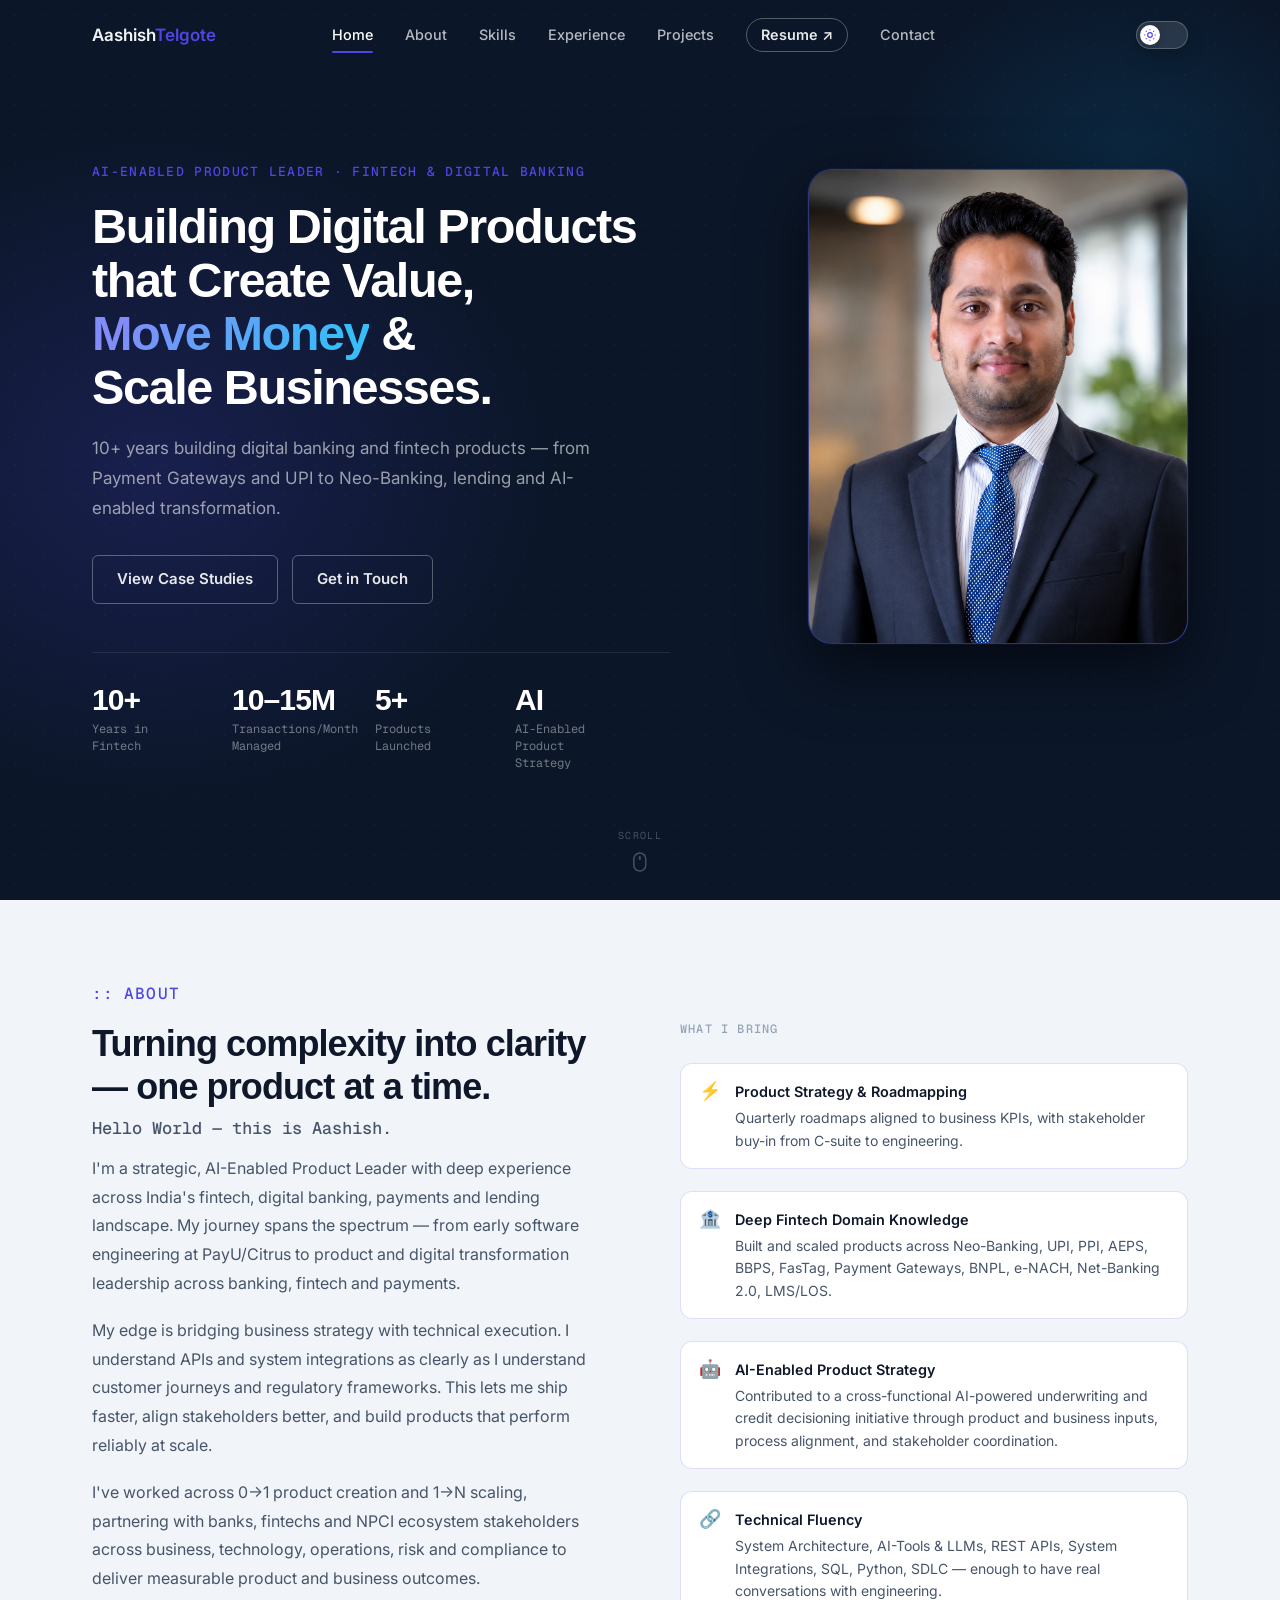
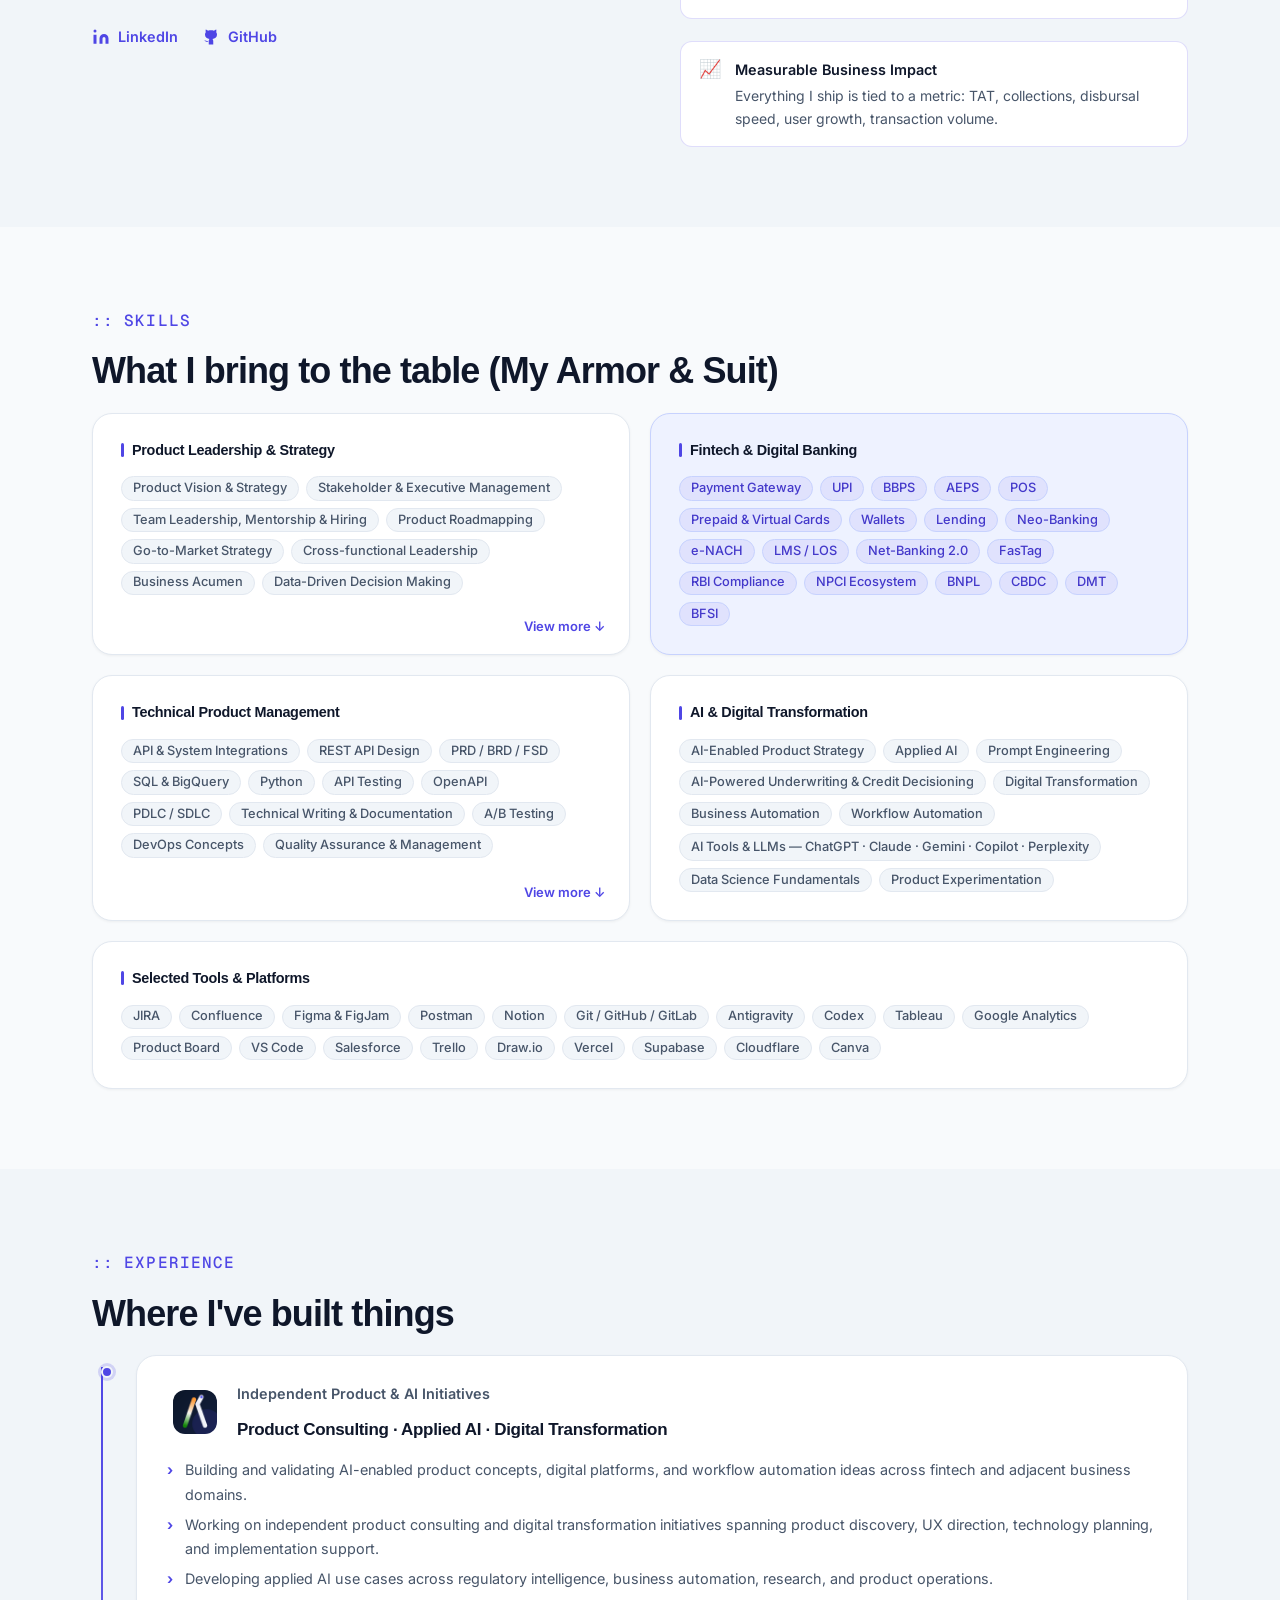
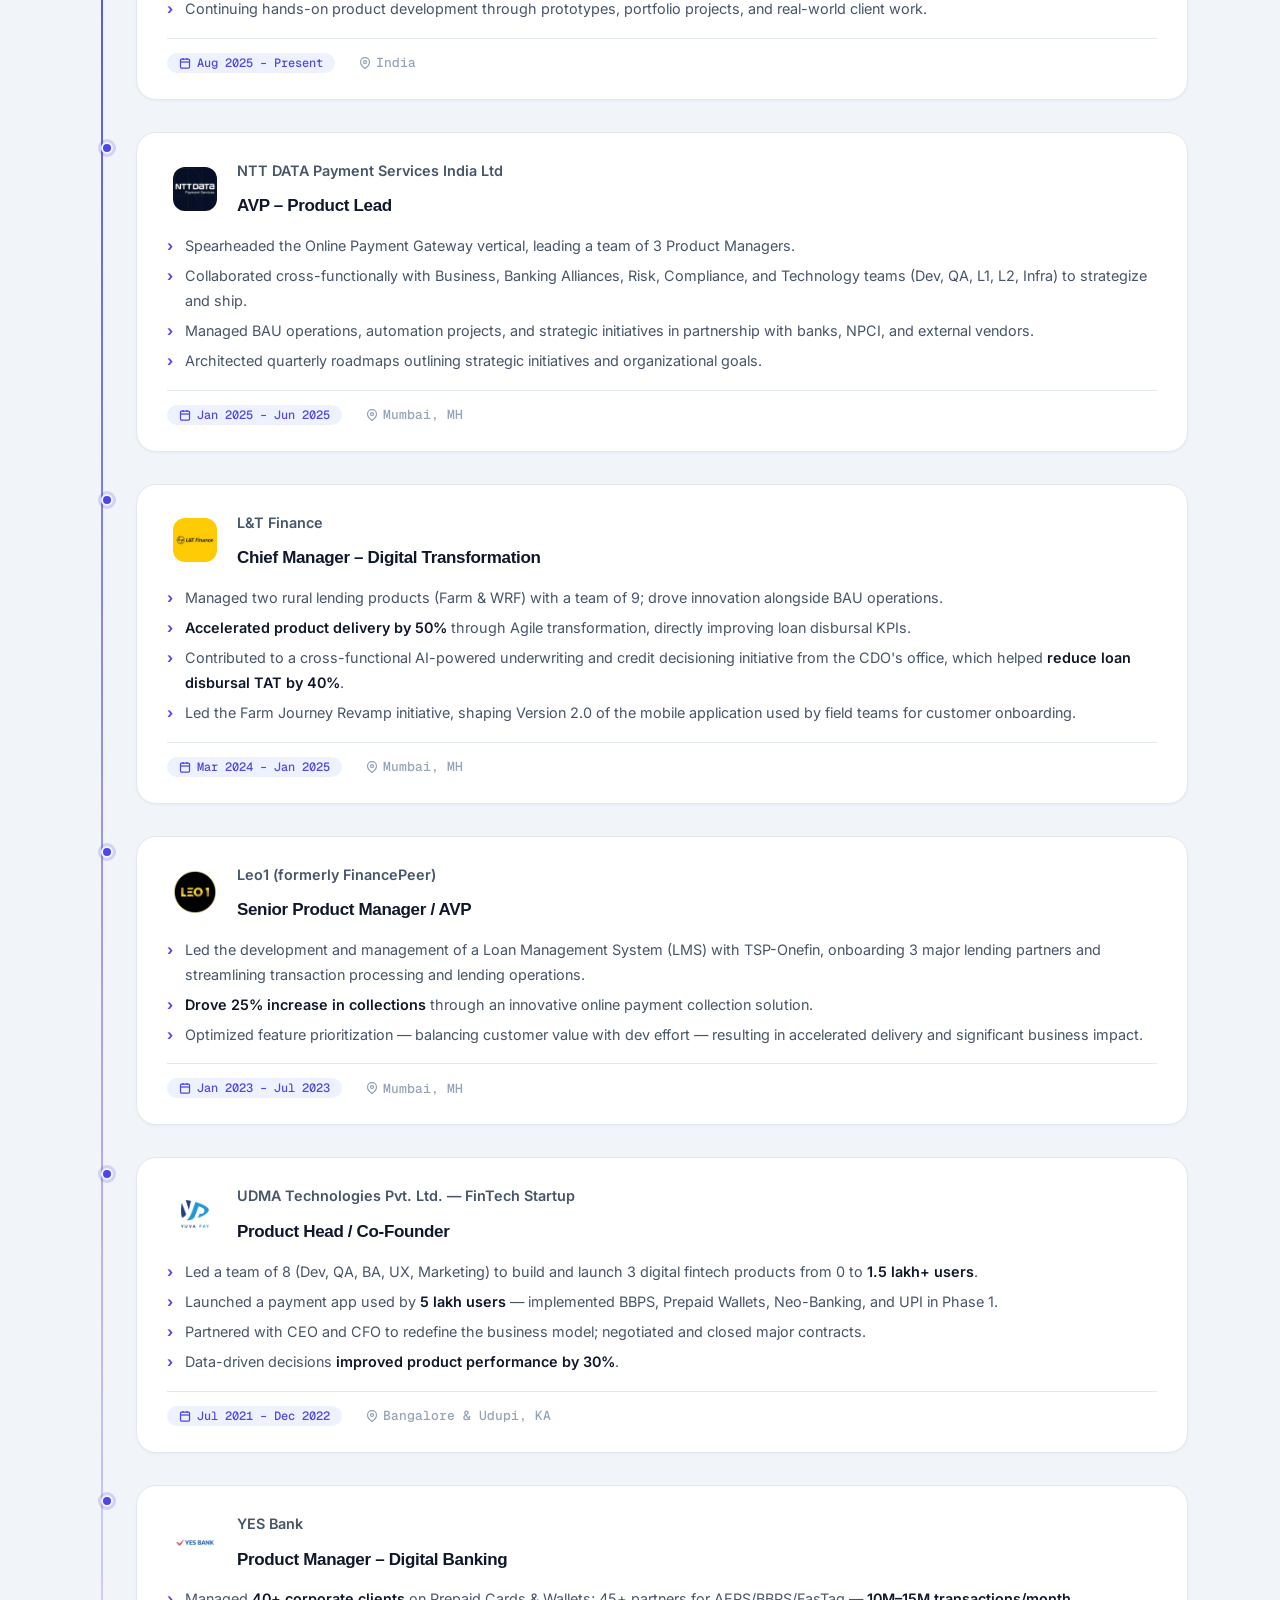
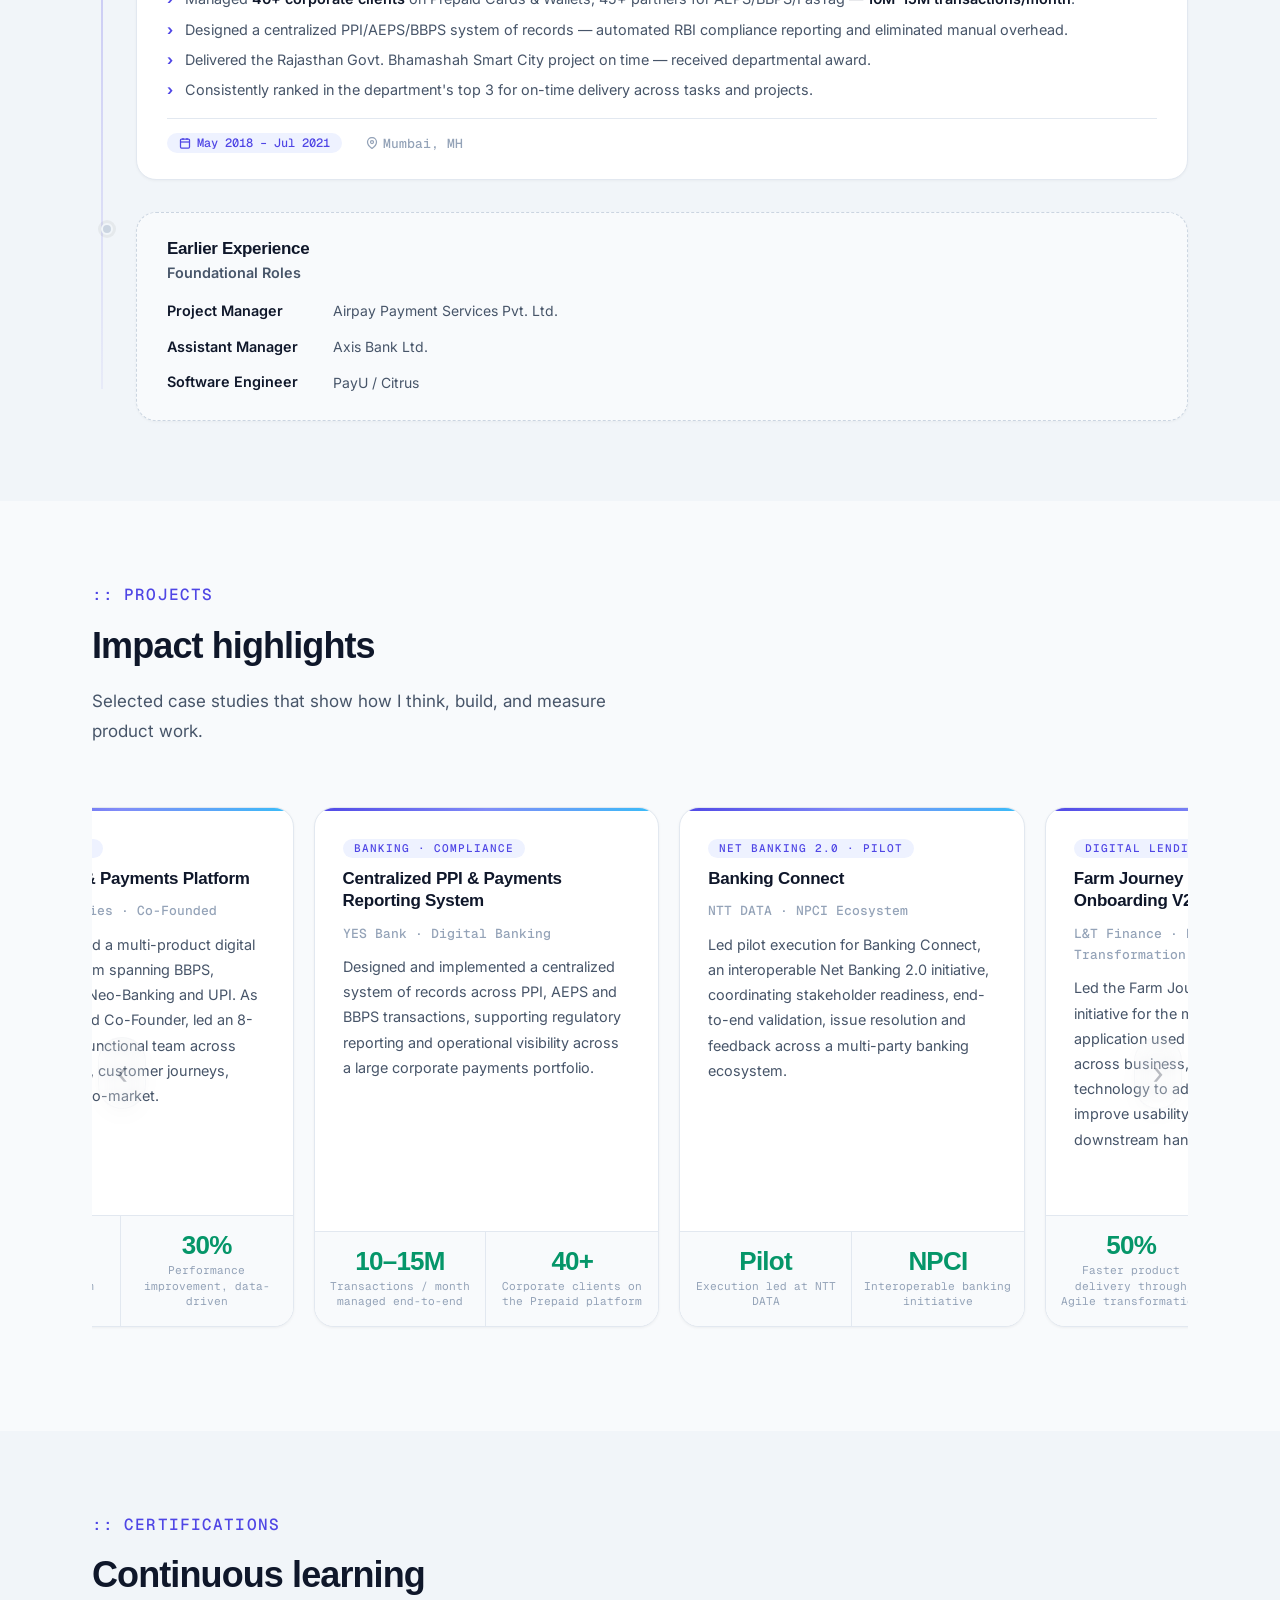
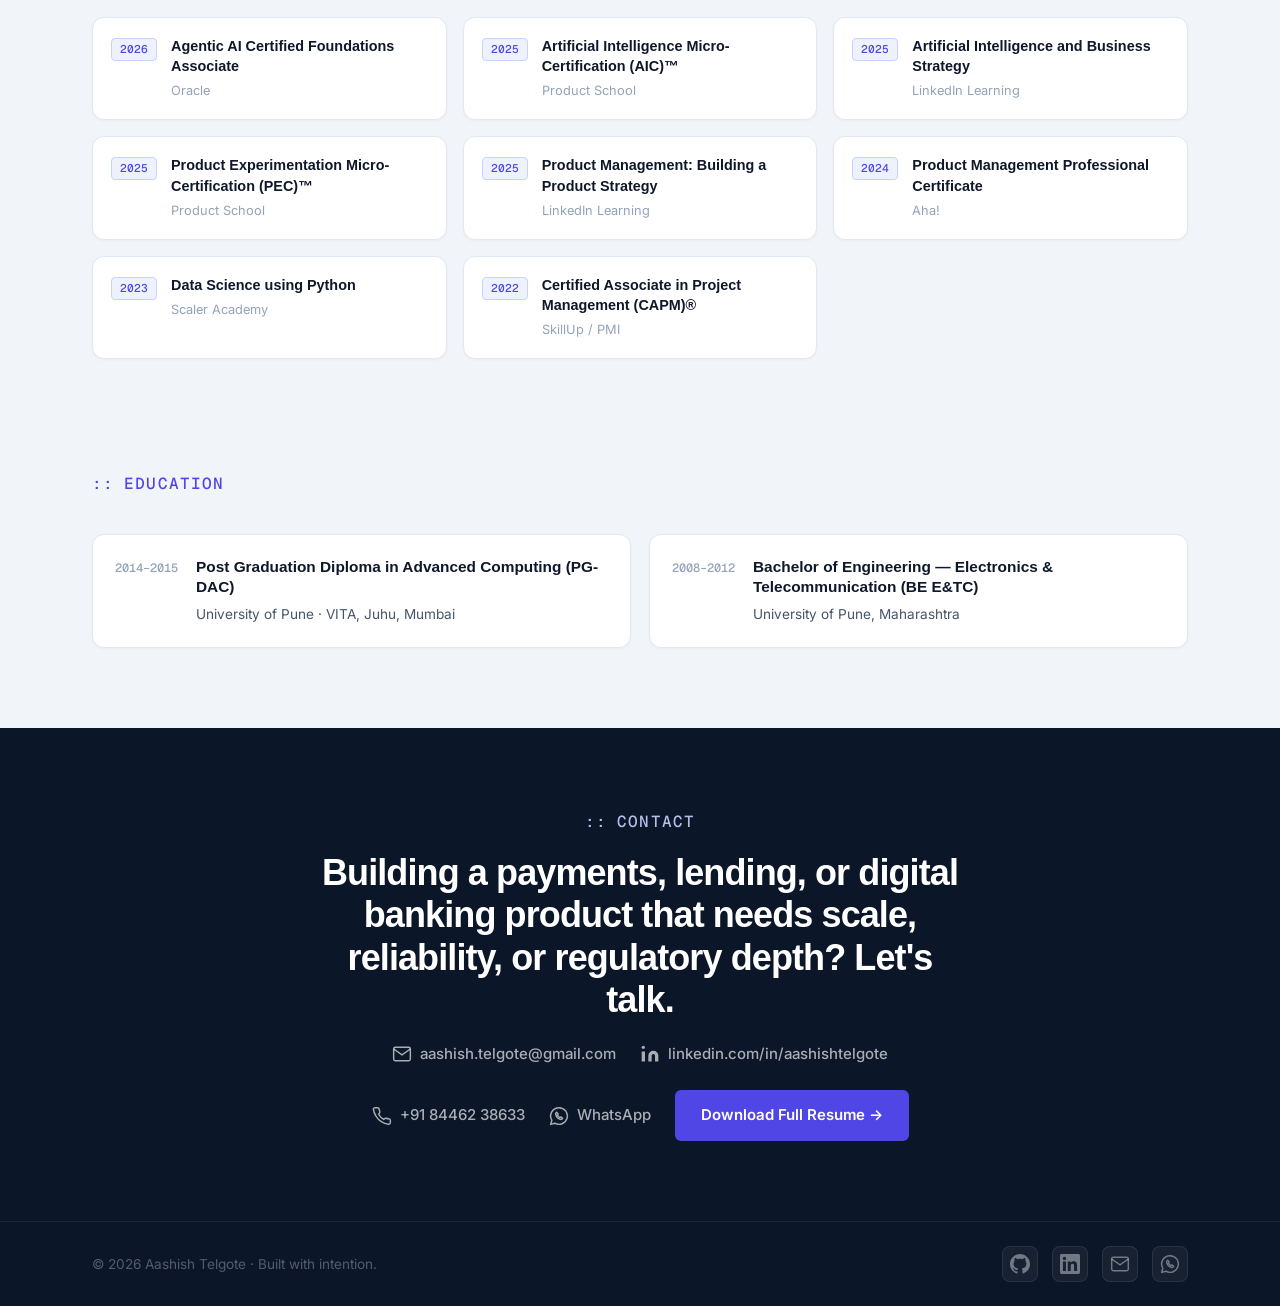
<file: index.html>
<!DOCTYPE html>
<html lang="en">
<head>
  <meta charset="UTF-8" />
  <meta name="viewport" content="width=device-width, initial-scale=1.0" />
  <meta name="description" content="Aashish Telgote – AI-Enabled Product Leader with 10+ years in fintech, digital banking, and payments. Building products that move money and scale businesses." />
  
  <title>Aashish Telgote | AI-Enabled Product Leader – Digital Banking & Fintech</title>
  <meta name="author" content="Aashish Telgote">

  <!-- Favicons -->
<link rel="icon" type="image/svg+xml" href="assets/images/favicon/favicon.svg">
<link rel="icon" type="image/x-icon" href="assets/images/favicon/favicon.ico">
<link rel="icon" type="image/png" sizes="32x32" href="assets/images/favicon/favicon-32x32.png">
<link rel="icon" type="image/png" sizes="16x16" href="assets/images/favicon/favicon-16x16.png">
<link rel="apple-touch-icon" sizes="180x180" href="assets/images/favicon/apple-touch-icon.png">
<link rel="manifest" href="assets/images/favicon/site.webmanifest">

<!-- Open Graph / LinkedIn, Facebook -->
<meta property="og:type" content="website">
<meta property="og:url" content="https://aashishlabs.github.io/">
<meta property="og:title" content="Aashish Telgote | AI-Enabled Product Leader – Digital Banking & Fintech">
<meta property="og:description" content="AI-enabled Product Leader with 10+ years building fintech and digital banking products. Explore case studies, experience, and impact.">
<meta property="og:image" content="https://aashishlabs.github.io/assets/images/favicon/og-image.jpg">
<meta property="og:image:width" content="1200">
<meta property="og:image:height" content="630">

<!-- Twitter -->
<meta name="twitter:card" content="summary_large_image">
<meta name="twitter:title" content="Aashish Telgote | AI-Enabled Product Leader – Digital Banking & Fintech">
<meta name="twitter:description" content="AI-enabled Product Leader with 10+ years building fintech and digital banking products.">
<meta name="twitter:image" content="https://aashishlabs.github.io/assets/images/favicon/og-image.jpg">
  <!-- Google Analytics 4 -->
  <script async src="https://www.googletagmanager.com/gtag/js?id=G-290YNS50S0"></script>
  <script>
    window.dataLayer = window.dataLayer || [];
    function gtag(){dataLayer.push(arguments);}
    window.analyticsDebug = new URLSearchParams(window.location.search).has('ga_debug');
    gtag('js', new Date());
    gtag('config', 'G-290YNS50S0', {
      debug_mode: window.analyticsDebug
    });
  </script>

  <!-- Preconnect for performance -->
  <link rel="preconnect" href="https://api.fontshare.com" crossorigin />
  <link rel="preconnect" href="https://fonts.googleapis.com" />
  <link rel="preconnect" href="https://fonts.gstatic.com" crossorigin />
  <link href="https://api.fontshare.com/v2/css?f[]=cabinet-grotesk@600,700&display=swap" rel="stylesheet" />
  <link href="https://fonts.googleapis.com/css2?family=Geist+Mono:wght@400;500&family=Inter:wght@400;500;600&display=swap" rel="stylesheet" />
  <script>
    (() => {
      const storedTheme = localStorage.getItem('theme');
      const prefersDark = window.matchMedia('(prefers-color-scheme: dark)').matches;
      document.documentElement.dataset.theme = storedTheme || (prefersDark ? 'dark' : 'light');
    })();
  </script>


  <link rel="stylesheet" href="assets/css/style.css?v=1.6" />
</head>
<body>

  <!-- ══════════════════════════════════════
       NAVIGATION
  ══════════════════════════════════════ -->
  <header class="nav" id="nav">
    <div class="container nav__inner">
      <a href="#hero" class="nav__logo" aria-label="Home">
        Aashish<span>Telgote</span>
      </a>
      <nav class="nav__links" id="navLinks" aria-label="Primary navigation">
        <a href="#hero">Home</a>
        <a href="#about">About</a>
        <a href="#skills">Skills</a>
        <a href="#experience">Experience</a>
        <a href="#case-studies">Projects</a>
        <a href="assets/files/Aashish_Telgote_Resume.pdf" class="nav__resume" target="_blank" rel="noopener">Resume ↗</a>
        <a href="#contact">Contact</a>
      </nav>
      <button class="theme-toggle" id="themeToggle" type="button" aria-label="Switch to dark mode" aria-pressed="false">
        <span class="theme-toggle__track" aria-hidden="true">
          <span class="theme-toggle__thumb">
            <svg class="theme-toggle__icon theme-toggle__icon--sun" width="14" height="14" viewBox="0 0 24 24" fill="none" stroke="currentColor" stroke-width="2" aria-hidden="true">
              <circle cx="12" cy="12" r="4"></circle>
              <path d="M12 2v2"></path>
              <path d="M12 20v2"></path>
              <path d="m4.93 4.93 1.41 1.41"></path>
              <path d="m17.66 17.66 1.41 1.41"></path>
              <path d="M2 12h2"></path>
              <path d="M20 12h2"></path>
              <path d="m6.34 17.66-1.41 1.41"></path>
              <path d="m19.07 4.93-1.41 1.41"></path>
            </svg>
            <svg class="theme-toggle__icon theme-toggle__icon--moon" width="14" height="14" viewBox="0 0 24 24" fill="none" stroke="currentColor" stroke-width="2" aria-hidden="true">
              <path d="M20.98 12.74A8.5 8.5 0 0 1 11.26 3.02 7.5 7.5 0 1 0 20.98 12.74Z"></path>
            </svg>
          </span>
        </span>
      </button>

      <button type="button" class="nav__toggle" id="navToggle" aria-label="Toggle navigation" aria-expanded="false" aria-controls="navLinks">
        <span></span><span></span><span></span>
      </button>
    </div>
  </header>

  <main>

    <!-- ══════════════════════════════════════
         HERO
    ══════════════════════════════════════ -->
    <section class="hero" id="hero" aria-label="Introduction">
      <div class="container hero__inner">

        <div class="hero__content">
          <p class="eyebrow">AI-Enabled Product Leader · Fintech &amp; Digital Banking</p>
          <h1 class="hero__headline">
            Building Digital Products<br />
            that Create Value,<br />
            <em>Move Money</em> &amp;<br />
            Scale Businesses.
          </h1>
          <p class="hero__sub">
            10+ years building digital banking and fintech products — from Payment Gateways and UPI to Neo-Banking, lending and AI-enabled transformation.
          </p>
          <div class="hero__actions">
            <a href="#case-studies" class="btn btn--hero">View Case Studies</a>
            <a href="#contact" class="btn btn--hero">Get in Touch</a>
          </div>

          <div class="hero__metrics" aria-label="Key achievements">
            <div class="metric">
              <span class="metric__val">10+</span>
              <span class="metric__label">Years in Fintech</span>
            </div>
            <div class="metric">
              <span class="metric__val">10–15M</span>
              <span class="metric__label">Transactions/Month Managed</span>
            </div>
            <div class="metric">
              <span class="metric__val">5+</span>
              <span class="metric__label">Products Launched</span>
            </div>
            <div class="metric">
              <span class="metric__val">AI</span>
              <span class="metric__label">AI-Enabled Product Strategy</span>
            </div>
          </div>
        </div>

        <div class="hero__portrait">
          <div class="portrait-wrapper">
            <img
              src="assets/images/profile.png"
              alt="Aashish Telgote, AI-Enabled Product Leader"
              width="380"
              height="380"
            />
          </div>
        </div>

      </div>
      <div class="hero__scroll-hint" aria-hidden="true">
        <span>Scroll</span>
        <svg width="14" height="20" viewBox="0 0 14 20" fill="none" xmlns="http://www.w3.org/2000/svg">
          <rect x="1" y="1" width="12" height="18" rx="6" stroke="currentColor" stroke-width="1.5"/>
          <rect x="6" y="4" width="2" height="4" rx="1" fill="currentColor"/>
        </svg>
      </div>
    </section>

    <!-- ══════════════════════════════════════
         ABOUT
    ══════════════════════════════════════ -->
    <section class="section section--light" id="about" aria-label="About">
      <div class="container">
        <p class="section-label section-label--home">About</p>
        <div class="about__grid">

          <div class="about__bio">
            <h2 class="section-heading">Turning complexity into clarity — one product at a time.</h2>
            <p class="about__hello">Hello World — this is Aashish.</p>
            <p>I'm a strategic, AI-Enabled Product Leader with deep experience across India's fintech, digital banking, payments and lending landscape. My journey spans the spectrum — from early software engineering at PayU/Citrus to product and digital transformation leadership across banking, fintech and payments.</p>
            <p>My edge is bridging business strategy with technical execution. I understand APIs and system integrations as clearly as I understand customer journeys and regulatory frameworks. This lets me ship faster, align stakeholders better, and build products that perform reliably at scale.</p>
            <p>I've worked across 0→1 product creation and 1→N scaling, partnering with banks, fintechs and NPCI ecosystem stakeholders across business, technology, operations, risk and compliance to deliver measurable product and business outcomes.</p>

            <div class="about__links">
              <a href="https://www.linkedin.com/in/aashishtelgote" target="_blank" rel="noopener" class="social-link">
                <svg width="18" height="18" viewBox="0 0 24 24" fill="currentColor" aria-hidden="true">
                  <path d="M16 8a6 6 0 0 1 6 6v7h-4v-7a2 2 0 0 0-2-2 2 2 0 0 0-2 2v7h-4v-7a6 6 0 0 1 6-6z"/>
                  <rect x="2" y="9" width="4" height="12"/>
                  <circle cx="4" cy="4" r="2"/>
                </svg>
                LinkedIn
              </a>
              <a href="https://github.com/aashishlabs" target="_blank" rel="noopener" class="social-link">
                <svg width="18" height="18" viewBox="0 0 24 24" fill="currentColor" aria-hidden="true">
                  <path d="M15 22v-4a4.8 4.8 0 0 0-1-3.5c3 0 6-2 6-5.5.08-1.25-.27-2.48-1-3.5.28-1.15.28-2.35 0-3.5 0 0-1 0-3 1.5-2.64-.5-5.36-.5-8 0C6 2 5 2 5 2c-.3 1.15-.3 2.35 0 3.5A5.403 5.403 0 0 0 4 9c0 3.5 3 5.5 6 5.5-.39.49-.68 1.05-.85 1.65-.17.6-.22 1.23-.15 1.85v4"/>
                  <path d="M9 18c-4.51 2-5-2-7-2"/>
                </svg>
                GitHub
              </a>
            </div>
          </div>

          <div class="about__pillars">
            <h3 class="pillars-heading">What I bring</h3>
            <ul class="bring-list">
              <li class="bring-item">
                <span class="bring-icon" aria-hidden="true">⚡</span>
                <div>
                  <strong>Product Strategy &amp; Roadmapping</strong>
                  <p>Quarterly roadmaps aligned to business KPIs, with stakeholder buy-in from C-suite to engineering.</p>
                </div>
              </li>
              <li class="bring-item">
                <span class="bring-icon" aria-hidden="true">🏦</span>
                <div>
                  <strong>Deep Fintech Domain Knowledge</strong>
                  <p>Built and scaled products across Neo-Banking, UPI, PPI, AEPS, BBPS, FasTag, Payment Gateways, BNPL, e-NACH, Net-Banking 2.0, LMS/LOS.</p>
                </div>
              </li>
              <li class="bring-item">
                <span class="bring-icon" aria-hidden="true">🤖</span>
                <div>
                  <strong>AI-Enabled Product Strategy</strong>
                  <p>Contributed to a cross-functional AI-powered underwriting and credit decisioning initiative through product and business inputs, process alignment, and stakeholder coordination.</p>
                </div>
              </li>
              <li class="bring-item">
                <span class="bring-icon" aria-hidden="true">🔗</span>
                <div>
                  <strong>Technical Fluency</strong>
                  <p>System Architecture, AI-Tools & LLMs, REST APIs, System Integrations, SQL, Python, SDLC — enough to have real conversations with engineering.</p>
                </div>
              </li>
              <li class="bring-item">
                <span class="bring-icon" aria-hidden="true">📈</span>
                <div>
                  <strong>Measurable Business Impact</strong>
                  <p>Everything I ship is tied to a metric: TAT, collections, disbursal speed, user growth, transaction volume.</p>
                </div>
              </li>
            </ul>
          </div>

        </div>
      </div>
    </section>

    <!-- ══════════════════════════════════════
         SKILLS
    ══════════════════════════════════════ -->
    <section class="section" id="skills" aria-label="Skills">
      <div class="container">
        <p class="section-label section-label--home">Skills</p>
        <h2 class="section-heading">What I bring to the table (My Armor & Suit)</h2>
        <div class="skills__grid">

          <div class="skill-card skill-card--desktop-collapsible reveal">
            <h3 class="skill-card__title">Product Leadership &amp; Strategy</h3>
            <div class="tags">
              <span class="tag">Product Vision & Strategy</span>
              <span class="tag">Stakeholder & Executive Management</span>
              <span class="tag">Team Leadership, Mentorship & Hiring</span>
              <span class="tag">Product Roadmapping</span>
              <span class="tag">Go-to-Market Strategy</span>
              <span class="tag">Cross-functional Leadership</span>
              <span class="tag">Business Acumen</span>
              <span class="tag">Data-Driven Decision Making</span>
              <span class="tag tag--desktop-collapsed-hidden">P&L Management</span>
              <span class="tag tag--desktop-collapsed-hidden">Business Analysis</span>
              <span class="tag tag--desktop-collapsed-hidden">Strategic Thinking</span>
              <span class="tag tag--desktop-collapsed-hidden">Product & Project Governance</span>
              <span class="tag tag--desktop-collapsed-hidden">Scope & Change Management</span>
              <span class="tag tag--desktop-collapsed-hidden">Agile Delivery & Scrum</span>
              <span class="tag tag--desktop-collapsed-hidden">OKRs &amp; KPIs</span>
              <span class="tag tag--desktop-collapsed-hidden">User Research</span>
              <span class="tag tag--desktop-collapsed-hidden">RICE & MoSCoW Frameworks</span>
              <span class="tag tag--desktop-collapsed-hidden">Competitive Analysis & Benchmarking</span>
              <span class="tag tag--desktop-collapsed-hidden">Revenue Growth Strategies</span>
              <span class="tag tag--desktop-collapsed-hidden">Cost Control & Management</span>
              <span class="tag tag--desktop-collapsed-hidden">Adaptability</span>
              <span class="tag tag--desktop-collapsed-hidden">Visionary Thinking</span>
            </div>
            <button class="skill-card__more" type="button" aria-label="Show more skills" aria-expanded="false">Show more</button>
          </div>

          <div class="skill-card skill-card--accent reveal">
            <h3 class="skill-card__title">Fintech &amp; Digital Banking</h3>
            <div class="tags">
              <span class="tag tag--accent tag--desktop-order-first">Payment Gateway</span>
              <span class="tag tag--accent tag--desktop-order-first">UPI</span>
              <span class="tag tag--accent tag--desktop-order-first">BBPS</span>
              <span class="tag tag--accent tag--desktop-order-first">AEPS</span>
              <span class="tag tag--accent">Prepaid &amp; Virtual Cards</span>
              <span class="tag tag--accent">Wallets</span>
              <span class="tag tag--accent">Lending</span>
              <span class="tag tag--accent">Neo-Banking</span>
              <span class="tag tag--accent tag--desktop-order-first">POS</span>
              <span class="tag tag--accent">e-NACH</span>
              <span class="tag tag--accent">LMS / LOS</span>
              <span class="tag tag--accent">Net-Banking 2.0</span>
              <span class="tag tag--accent tag--desktop-order-later">RBI Compliance</span>
              <span class="tag tag--accent tag--desktop-order-later">NPCI Ecosystem</span>
              <span class="tag tag--accent">FasTag</span>
              <span class="tag tag--accent tag--desktop-order-later">BNPL</span>
              <span class="tag tag--accent tag--desktop-order-later">CBDC</span>
              <span class="tag tag--accent tag--desktop-order-later">DMT</span>
              <span class="tag tag--accent tag--desktop-order-later">BFSI</span>
            </div>
            <button class="skill-card__more" type="button" aria-label="Show more skills" aria-expanded="false">Show more</button>
          </div>

          <div class="skill-card skill-card--desktop-collapsible reveal">
            <h3 class="skill-card__title">Technical Product Management</h3>
            <div class="tags">
              <span class="tag">API & System Integrations</span>
              <span class="tag">REST API Design</span>
              <span class="tag">PRD / BRD / FSD</span>
              <span class="tag">SQL & BigQuery</span>
              <span class="tag">Python</span>
              <span class="tag">API Testing</span>
              <span class="tag">OpenAPI</span>
              <span class="tag">PDLC / SDLC</span>
              <span class="tag">Technical Writing & Documentation</span>
              <span class="tag tag--desktop-order-later">DevOps Concepts</span>
              <span class="tag tag--desktop-order-later">Quality Assurance & Management</span>
              <span class="tag tag--desktop-collapsed-hidden">UED & UID</span>
              <span class="tag">A/B Testing</span>
              <span class="tag tag--desktop-collapsed-hidden">HTML / CSS / JavaScript</span>
              <span class="tag tag--desktop-collapsed-hidden">JSON / XML / YAML</span>
              <span class="tag tag--desktop-collapsed-hidden">Java</span>
              <span class="tag tag--desktop-collapsed-hidden">Flutter</span>
              <span class="tag tag--desktop-collapsed-hidden">Dart</span>
            </div>
            <button class="skill-card__more" type="button" aria-label="Show more skills" aria-expanded="false">Show more</button>
          </div>

          <div class="skill-card reveal">
            <h3 class="skill-card__title">AI &amp; Digital Transformation</h3>
            <div class="tags">
              <span class="tag">AI-Enabled Product Strategy</span>
              <span class="tag">Applied AI</span>
              <span class="tag">Prompt Engineering</span>
              <span class="tag">AI-Powered Underwriting & Credit Decisioning</span>
              <span class="tag">Digital Transformation</span>
              <span class="tag">Business Automation</span>
              <span class="tag">Workflow Automation</span>
              <span class="tag tag--long">AI Tools & LLMs — ChatGPT · Claude · Gemini · Copilot · Perplexity</span>
              <span class="tag">Data Science Fundamentals</span>
              <span class="tag">Product Experimentation</span>
            </div>
            <button class="skill-card__more" type="button" aria-label="Show more skills" aria-expanded="false">Show more</button>
          </div>

          <div class="skill-card skill-card--wide reveal">
            <h3 class="skill-card__title">Selected Tools &amp; Platforms</h3>
            <div class="tags">
              <span class="tag">JIRA</span>
              <span class="tag">Confluence</span>
              <span class="tag">Figma & FigJam</span>
              <span class="tag">Postman</span>
              <span class="tag">Notion</span>
              <span class="tag">Git / GitHub / GitLab</span>
              <span class="tag">Antigravity</span>
              <span class="tag">Codex</span>
              <span class="tag">Tableau</span>
              <span class="tag">Google Analytics</span>
              <span class="tag">Product Board</span>
              <span class="tag">VS Code</span>
              <span class="tag">Salesforce</span>
              <span class="tag">Trello</span>
              <span class="tag">Draw.io</span>
              <span class="tag">Vercel</span>
              <span class="tag">Supabase</span>
              <span class="tag">Cloudflare</span>
              <span class="tag">Canva</span>
            </div>
            <button class="skill-card__more" type="button" aria-label="Show more skills" aria-expanded="false">Show more</button>
          </div>

        </div>
      </div>
    </section>

    <!-- ══════════════════════════════════════
         EXPERIENCE
    ══════════════════════════════════════ -->
    <section class="section section--light" id="experience" aria-label="Work Experience">
      <div class="container">
        <p class="section-label section-label--home">Experience</p>
        <h2 class="section-heading">Where I've built things</h2>

        <div class="timeline" role="list">

          <div class="timeline__item reveal" role="listitem">
            <div class="timeline__dot" aria-hidden="true"></div>
            <div class="timeline__card">
              <div class="timeline__header">
                <div class="timeline__logo timeline__logo--img"><img src="assets/images/logos/aashishlabs.png" alt="" /></div>
                <div class="timeline__header-text">
                  <p class="timeline__org">Independent Product &amp; AI Initiatives</p>
                  <h3 class="timeline__role">Product Consulting · Applied AI · Digital Transformation</h3>
                </div>
              </div>
              <ul class="timeline__bullets">
                <li>Building and validating AI-enabled product concepts, digital platforms, and workflow automation ideas across fintech and adjacent business domains.</li>
                <li>Working on independent product consulting and digital transformation initiatives spanning product discovery, UX direction, technology planning, and implementation support.</li>
                <li>Developing applied AI use cases across regulatory intelligence, business automation, research, and product operations.</li>
                <li>Continuing hands-on product development through prototypes, portfolio projects, and real-world client work.</li>
              </ul>
              <div class="timeline__footer">
                <span class="timeline__period"><svg width="12" height="12" viewBox="0 0 24 24" fill="none" stroke="currentColor" stroke-width="2.5" aria-hidden="true"><rect x="3" y="4" width="18" height="18" rx="2"/><line x1="16" y1="2" x2="16" y2="6"/><line x1="8" y1="2" x2="8" y2="6"/><line x1="3" y1="10" x2="21" y2="10"/></svg>Aug 2025 – Present</span>
                <span class="timeline__location"><svg width="12" height="12" viewBox="0 0 24 24" fill="none" stroke="currentColor" stroke-width="2.5" aria-hidden="true"><path d="M21 10c0 7-9 13-9 13s-9-6-9-13a9 9 0 0 1 18 0z"/><circle cx="12" cy="10" r="3"/></svg>India</span>
              </div>
            </div>
          </div>

          <div class="timeline__item reveal" role="listitem">
            <div class="timeline__dot" aria-hidden="true"></div>
            <div class="timeline__card">
              <div class="timeline__header">
                <div class="timeline__logo timeline__logo--img"><img src="assets/images/logos/nttdata.png" alt="NTT DATA" /></div>
                <div class="timeline__header-text">
                  <p class="timeline__org">NTT DATA Payment Services India Ltd</p>
                  <h3 class="timeline__role">AVP – Product Lead</h3>
                </div>
              </div>
              <ul class="timeline__bullets">
                <li>Spearheaded the Online Payment Gateway vertical, leading a team of 3 Product Managers.</li>
                <li>Collaborated cross-functionally with Business, Banking Alliances, Risk, Compliance, and Technology teams (Dev, QA, L1, L2, Infra) to strategize and ship.</li>
                <li>Managed BAU operations, automation projects, and strategic initiatives in partnership with banks, NPCI, and external vendors.</li>
                <li>Architected quarterly roadmaps outlining strategic initiatives and organizational goals.</li>
              </ul>
              <div class="timeline__footer">
                <span class="timeline__period"><svg width="12" height="12" viewBox="0 0 24 24" fill="none" stroke="currentColor" stroke-width="2.5" aria-hidden="true"><rect x="3" y="4" width="18" height="18" rx="2"/><line x1="16" y1="2" x2="16" y2="6"/><line x1="8" y1="2" x2="8" y2="6"/><line x1="3" y1="10" x2="21" y2="10"/></svg>Jan 2025 – Jun 2025</span>
                <span class="timeline__location"><svg width="12" height="12" viewBox="0 0 24 24" fill="none" stroke="currentColor" stroke-width="2.5" aria-hidden="true"><path d="M21 10c0 7-9 13-9 13s-9-6-9-13a9 9 0 0 1 18 0z"/><circle cx="12" cy="10" r="3"/></svg>Mumbai, MH</span>
              </div>
            </div>
          </div>

          <div class="timeline__item reveal" role="listitem">
            <div class="timeline__dot" aria-hidden="true"></div>
            <div class="timeline__card">
              <div class="timeline__header">
                <div class="timeline__logo timeline__logo--img"><img src="assets/images/logos/lt-finance.png" alt="L&T Finance" /></div>
                <div class="timeline__header-text">
                  <p class="timeline__org">L&amp;T Finance</p>
                  <h3 class="timeline__role">Chief Manager – Digital Transformation</h3>
                </div>
              </div>
              <ul class="timeline__bullets">
                <li>Managed two rural lending products (Farm &amp; WRF) with a team of 9; drove innovation alongside BAU operations.</li>
                <li><strong>Accelerated product delivery by 50%</strong> through Agile transformation, directly improving loan disbursal KPIs.</li>
                <li>Contributed to a cross-functional AI-powered underwriting and credit decisioning initiative from the CDO's office, which helped <strong>reduce loan disbursal TAT by 40%</strong>.</li>
                <li>Led the Farm Journey Revamp initiative, shaping Version 2.0 of the mobile application used by field teams for customer onboarding.</li>
              </ul>
              <div class="timeline__footer">
                <span class="timeline__period"><svg width="12" height="12" viewBox="0 0 24 24" fill="none" stroke="currentColor" stroke-width="2.5" aria-hidden="true"><rect x="3" y="4" width="18" height="18" rx="2"/><line x1="16" y1="2" x2="16" y2="6"/><line x1="8" y1="2" x2="8" y2="6"/><line x1="3" y1="10" x2="21" y2="10"/></svg>Mar 2024 – Jan 2025</span>
                <span class="timeline__location"><svg width="12" height="12" viewBox="0 0 24 24" fill="none" stroke="currentColor" stroke-width="2.5" aria-hidden="true"><path d="M21 10c0 7-9 13-9 13s-9-6-9-13a9 9 0 0 1 18 0z"/><circle cx="12" cy="10" r="3"/></svg>Mumbai, MH</span>
              </div>
            </div>
          </div>

          <div class="timeline__item reveal" role="listitem">
            <div class="timeline__dot" aria-hidden="true"></div>
            <div class="timeline__card">
              <div class="timeline__header">
                <div class="timeline__logo timeline__logo--img"><img src="assets/images/logos/leo1.png" alt="Leo1" /></div>
                <div class="timeline__header-text">
                  <p class="timeline__org">Leo1 (formerly FinancePeer)</p>
                  <h3 class="timeline__role">Senior Product Manager / AVP</h3>
                </div>
              </div>
              <ul class="timeline__bullets">
                <li>Led the development and management of a Loan Management System (LMS) with TSP-Onefin, onboarding 3 major lending partners and streamlining transaction processing and lending operations.</li>
                <li><strong>Drove 25% increase in collections</strong> through an innovative online payment collection solution.</li>
                <li>Optimized feature prioritization — balancing customer value with dev effort — resulting in accelerated delivery and significant business impact.</li>
              </ul>
              <div class="timeline__footer">
                <span class="timeline__period"><svg width="12" height="12" viewBox="0 0 24 24" fill="none" stroke="currentColor" stroke-width="2.5" aria-hidden="true"><rect x="3" y="4" width="18" height="18" rx="2"/><line x1="16" y1="2" x2="16" y2="6"/><line x1="8" y1="2" x2="8" y2="6"/><line x1="3" y1="10" x2="21" y2="10"/></svg>Jan 2023 – Jul 2023</span>
                <span class="timeline__location"><svg width="12" height="12" viewBox="0 0 24 24" fill="none" stroke="currentColor" stroke-width="2.5" aria-hidden="true"><path d="M21 10c0 7-9 13-9 13s-9-6-9-13a9 9 0 0 1 18 0z"/><circle cx="12" cy="10" r="3"/></svg>Mumbai, MH</span>
              </div>
            </div>
          </div>

          <div class="timeline__item reveal" role="listitem">
            <div class="timeline__dot" aria-hidden="true"></div>
            <div class="timeline__card">
              <div class="timeline__header">
                <div class="timeline__logo timeline__logo--img"><img src="assets/images/logos/udma.png" alt="UDMA Technologies" /></div>
                <div class="timeline__header-text">
                  <p class="timeline__org">UDMA Technologies Pvt. Ltd. — FinTech Startup</p>
                  <h3 class="timeline__role">Product Head / Co-Founder</h3>
                </div>
              </div>
              <ul class="timeline__bullets">
                <li>Led a team of 8 (Dev, QA, BA, UX, Marketing) to build and launch 3 digital fintech products from 0 to <strong>1.5 lakh+ users</strong>.</li>
                <li>Launched a payment app used by <strong>5 lakh users</strong> — implemented BBPS, Prepaid Wallets, Neo-Banking, and UPI in Phase 1.</li>
                <li>Partnered with CEO and CFO to redefine the business model; negotiated and closed major contracts.</li>
                <li>Data-driven decisions <strong>improved product performance by 30%</strong>.</li>
              </ul>
              <div class="timeline__footer">
                <span class="timeline__period"><svg width="12" height="12" viewBox="0 0 24 24" fill="none" stroke="currentColor" stroke-width="2.5" aria-hidden="true"><rect x="3" y="4" width="18" height="18" rx="2"/><line x1="16" y1="2" x2="16" y2="6"/><line x1="8" y1="2" x2="8" y2="6"/><line x1="3" y1="10" x2="21" y2="10"/></svg>Jul 2021 – Dec 2022</span>
                <span class="timeline__location"><svg width="12" height="12" viewBox="0 0 24 24" fill="none" stroke="currentColor" stroke-width="2.5" aria-hidden="true"><path d="M21 10c0 7-9 13-9 13s-9-6-9-13a9 9 0 0 1 18 0z"/><circle cx="12" cy="10" r="3"/></svg>Bangalore &amp; Udupi, KA</span>
              </div>
            </div>
          </div>

          <div class="timeline__item reveal" role="listitem">
            <div class="timeline__dot" aria-hidden="true"></div>
            <div class="timeline__card">
              <div class="timeline__header">
                <div class="timeline__logo timeline__logo--img"><img src="assets/images/logos/yes-bank.png" alt="YES Bank" /></div>
                <div class="timeline__header-text">
                  <p class="timeline__org">YES Bank</p>
                  <h3 class="timeline__role">Product Manager – Digital Banking</h3>
                </div>
              </div>
              <ul class="timeline__bullets">
                <li>Managed <strong>40+ corporate clients</strong> on Prepaid Cards &amp; Wallets; 45+ partners for AEPS/BBPS/FasTag — <strong>10M–15M transactions/month</strong>.</li>
                <li>Designed a centralized PPI/AEPS/BBPS system of records — automated RBI compliance reporting and eliminated manual overhead.</li>
                <li>Delivered the Rajasthan Govt. Bhamashah Smart City project on time — received departmental award.</li>
                <li>Consistently ranked in the department's top 3 for on-time delivery across tasks and projects.</li>
              </ul>
              <div class="timeline__footer">
                <span class="timeline__period"><svg width="12" height="12" viewBox="0 0 24 24" fill="none" stroke="currentColor" stroke-width="2.5" aria-hidden="true"><rect x="3" y="4" width="18" height="18" rx="2"/><line x1="16" y1="2" x2="16" y2="6"/><line x1="8" y1="2" x2="8" y2="6"/><line x1="3" y1="10" x2="21" y2="10"/></svg>May 2018 – Jul 2021</span>
                <span class="timeline__location"><svg width="12" height="12" viewBox="0 0 24 24" fill="none" stroke="currentColor" stroke-width="2.5" aria-hidden="true"><path d="M21 10c0 7-9 13-9 13s-9-6-9-13a9 9 0 0 1 18 0z"/><circle cx="12" cy="10" r="3"/></svg>Mumbai, MH</span>
              </div>
            </div>
          </div>

          <div class="timeline__item reveal" role="listitem">
            <div class="timeline__dot timeline__dot--muted" aria-hidden="true"></div>
            <div class="timeline__card timeline__card--earlier">
              <h3 class="timeline__role">Earlier Experience</h3>
              <p class="timeline__org">Foundational Roles</p>
              <div class="earlier-roles">
                <div class="earlier-role">
                  <span class="earlier-role__title">Project Manager</span>
                  <span class="earlier-role__org">Airpay Payment Services Pvt. Ltd.</span>
                </div>
                <div class="earlier-role">
                  <span class="earlier-role__title">Assistant Manager</span>
                  <span class="earlier-role__org">Axis Bank Ltd.</span>
                </div>
                <div class="earlier-role">
                  <span class="earlier-role__title">Software Engineer</span>
                  <span class="earlier-role__org">PayU / Citrus</span>
                </div>
              </div>
            </div>
          </div>

        </div>
      </div>
    </section>

    <!-- ══════════════════════════════════════
         PROJECTS / CASE STUDIES
    ══════════════════════════════════════ -->
    <section class="section" id="case-studies" aria-label="Projects and Case Studies">
      <div class="container">
        <p class="section-label section-label--home">Projects</p>
        <h2 class="section-heading">Impact highlights</h2>
        <p class="section-sub">Selected case studies that show how I think, build, and measure product work.</p>

        <div class="projects__carousel" data-project-carousel>
          <button class="projects__arrow projects__arrow--previous" type="button" data-project-direction="-1" aria-label="Show previous project" aria-controls="projectsViewport">‹</button>
          <button class="projects__arrow projects__arrow--next" type="button" data-project-direction="1" aria-label="Show next project" aria-controls="projectsViewport">›</button>
          <div class="projects__viewport" id="projectsViewport" data-carousel-viewport aria-label="Project case studies moving continuously. Hover, focus, or touch a card to pause.">
            <div class="projects__grid" data-carousel-track>

          <a class="project-card" href="projects/digital-banking/neo-banking-payments.html" aria-label="View Neo-Banking and Payments Platform case study">
            <div class="project-card__body">
              <div class="project-card__tag">FinTech · 0→1</div>
              <h3 class="project-card__title">Neo-Banking &amp; Payments Platform</h3>
              <p class="project-card__org">UDMA Technologies · Co-Founded</p>
              <p class="project-card__desc">
                Built and launched a multi-product digital payments platform spanning BBPS, prepaid wallets, Neo-Banking and UPI. As Product Head and Co-Founder, led an 8-member cross-functional team across product strategy, customer journeys, delivery and go-to-market.
              </p>
            </div>
            <div class="project-card__impact">
              <div class="impact-item">
                <span class="impact-val">5L+</span>
                <span class="impact-label">Users on the payments platform</span>
              </div>
              <div class="impact-item">
                <span class="impact-val">30%</span>
                <span class="impact-label">Performance improvement, data-driven</span>
              </div>
            </div>
          </a>

          <a class="project-card" href="projects/payments/centralized-compliance-reporting.html" aria-label="View Centralized Payments Reporting System case study">
            <div class="project-card__body">
              <div class="project-card__tag">Banking · Compliance</div>
              <h3 class="project-card__title">Centralized PPI &amp; Payments Reporting System</h3>
              <p class="project-card__org">YES Bank · Digital Banking</p>
              <p class="project-card__desc">
                Designed and implemented a centralized system of records across PPI, AEPS and BBPS transactions, supporting regulatory reporting and operational visibility across a large corporate payments portfolio.
              </p>
            </div>
            <div class="project-card__impact">
              <div class="impact-item">
                <span class="impact-val">10–15M</span>
                <span class="impact-label">Transactions / month managed end-to-end</span>
              </div>
              <div class="impact-item">
                <span class="impact-val">40+</span>
                <span class="impact-label">Corporate clients on the Prepaid platform</span>
              </div>
            </div>
          </a>
          <a class="project-card" href="projects/digital-banking/banking-connect.html" aria-label="View Banking Connect pilot case study">
            <div class="project-card__body">
              <div class="project-card__tag">Net Banking 2.0 · Pilot</div>
              <h3 class="project-card__title">Banking Connect</h3>
              <p class="project-card__org">NTT DATA · NPCI Ecosystem</p>
              <p class="project-card__desc">
                Led pilot execution for Banking Connect, an interoperable Net Banking 2.0 initiative, coordinating stakeholder readiness, end-to-end validation, issue resolution and feedback across a multi-party banking ecosystem.
              </p>
            </div>
            <div class="project-card__impact">
              <div class="impact-item">
                <span class="impact-val">Pilot</span>
                <span class="impact-label">Execution led at NTT DATA</span>
              </div>
              <div class="impact-item">
                <span class="impact-val">NPCI</span>
                <span class="impact-label">Interoperable banking initiative</span>
              </div>
            </div>
          </a>

          <a class="project-card" href="projects/digital-banking/farm-journey-v2.html" aria-label="View Farm Journey Revamp Customer Onboarding V2 case study">
            <div class="project-card__body">
              <div class="project-card__tag">Digital Lending · Transformation</div>
              <h3 class="project-card__title">Farm Journey Revamp — Customer Onboarding V2</h3>
              <p class="project-card__org">L&amp;T Finance · Digital Transformation</p>
              <p class="project-card__desc">
                Led the Farm Journey Revamp V2 initiative for the mobile onboarding application used by field officers, working across business, operations and technology to address journey gaps, improve usability and strengthen downstream hand-offs.
              </p>
            </div>
            <div class="project-card__impact">
              <div class="impact-item">
                <span class="impact-val">50%</span>
                <span class="impact-label">Faster product delivery through Agile transformation</span>
              </div>
              <div class="impact-item">
                <span class="impact-val">2</span>
                <span class="impact-label">Rural lending products managed</span>
              </div>
            </div>
          </a>
          <a class="project-card" href="projects/ai/credit-decisioning-engine.html" aria-label="View AI-Powered Credit Decisioning Engine case study">
            <div class="project-card__body">
              <div class="project-card__tag">Digital Lending · AI</div>
              <h3 class="project-card__title">AI-Powered Credit Decisioning Engine</h3>
              <p class="project-card__org">L&amp;T Finance · CDO's Office</p>
              <p class="project-card__desc">
                Contributed to a cross-functional AI-powered underwriting and credit decisioning initiative for rural lending, supporting product and business requirements, process alignment and coordination across risk, data and technology teams.
              </p>
            </div>
            <div class="project-card__impact">
              <div class="impact-item">
                <span class="impact-val">40%</span>
                <span class="impact-label">Reduction in loan disbursal TAT</span>
              </div>
              <div class="impact-item">
                <span class="impact-val">50%</span>
                <span class="impact-label">Faster product delivery via Agile</span>
              </div>
            </div>
          </a>
          <a class="project-card" href="projects/payments/upi-mandates-asba.html" aria-label="View UPI AutoPay, ASBA, and Bima-ASBA case study">
            <div class="project-card__body">
              <div class="project-card__tag">UPI Mandates · Recurring</div>
              <h3 class="project-card__title">UPI AutoPay, ASBA &amp; Bima-ASBA</h3>
              <p class="project-card__org">NTT DATA · Payment Solutions</p>
              <p class="project-card__desc">
                Worked across UPI AutoPay, UPI Block/ASBA and Bima-ASBA capabilities covering mandate creation, customer authorization, recurring debit, blocked-fund journeys, merchant integrations and operational readiness.
              </p>
            </div>
            <div class="project-card__impact">
              <div class="impact-item">
                <span class="impact-val">3</span>
                <span class="impact-label">Mandate-led payment capabilities</span>
              </div>
              <div class="impact-item">
                <span class="impact-val">UPI</span>
                <span class="impact-label">Recurring and blocked-fund flows</span>
              </div>
            </div>
          </a>
            </div>
          </div>
        </div>
      </div>
    </section>

    <!-- ══════════════════════════════════════
         CERTIFICATIONS
    ══════════════════════════════════════ -->
    <section class="section section--light" id="certifications" aria-label="Certifications">
      <div class="container">
        <p class="section-label section-label--home">Certifications</p>
        <h2 class="section-heading">Continuous learning</h2>

        <div class="certs__grid">
          <div class="cert-card reveal">
            <div class="cert-card__year">2026</div>
            <div class="cert-card__body">
              <p class="cert-card__name">Agentic AI Certified Foundations Associate</p>
              <p class="cert-card__issuer">Oracle</p>
            </div>
          </div>
          <div class="cert-card reveal">
            <div class="cert-card__year">2025</div>
            <div class="cert-card__body">
              <p class="cert-card__name">Artificial Intelligence Micro-Certification (AIC)™</p>
              <p class="cert-card__issuer">Product School</p>
            </div>
          </div>
          <div class="cert-card reveal">
            <div class="cert-card__year">2025</div>
            <div class="cert-card__body">
              <p class="cert-card__name">Artificial Intelligence and Business Strategy</p>
              <p class="cert-card__issuer">LinkedIn Learning</p>
            </div>
          </div>
          <div class="cert-card reveal">
            <div class="cert-card__year">2025</div>
            <div class="cert-card__body">
              <p class="cert-card__name">Product Experimentation Micro-Certification (PEC)™</p>
              <p class="cert-card__issuer">Product School</p>
            </div>
          </div>
          <div class="cert-card reveal">
            <div class="cert-card__year">2025</div>
            <div class="cert-card__body">
              <p class="cert-card__name">Product Management: Building a Product Strategy</p>
              <p class="cert-card__issuer">LinkedIn Learning</p>
            </div>
          </div>
          <div class="cert-card reveal">
            <div class="cert-card__year">2024</div>
            <div class="cert-card__body">
              <p class="cert-card__name">Product Management Professional Certificate</p>
              <p class="cert-card__issuer">Aha!</p>
            </div>
          </div>
          <div class="cert-card reveal">
            <div class="cert-card__year">2023</div>
            <div class="cert-card__body">
              <p class="cert-card__name">Data Science using Python</p>
              <p class="cert-card__issuer">Scaler Academy</p>
            </div>
          </div>
          <div class="cert-card reveal">
            <div class="cert-card__year">2022</div>
            <div class="cert-card__body">
              <p class="cert-card__name">Certified Associate in Project Management (CAPM)®</p>
              <p class="cert-card__issuer">SkillUp / PMI</p>
            </div>
          </div>
        </div>

        <!-- Education -->
        <div class="edu__block">
          <p class="section-label section-label--home" style="margin-top: 3.5rem;">Education</p>
          <div class="edu__grid">
            <div class="edu-card reveal">
              <div class="edu-card__year">2014–2015</div>
              <div>
                <p class="edu-card__degree">Post Graduation Diploma in Advanced Computing (PG-DAC)</p>
                <p class="edu-card__school">University of Pune · VITA, Juhu, Mumbai</p>
              </div>
            </div>
            <div class="edu-card reveal">
              <div class="edu-card__year">2008–2012</div>
              <div>
                <p class="edu-card__degree">Bachelor of Engineering — Electronics &amp; Telecommunication (BE E&amp;TC)</p>
                <p class="edu-card__school">University of Pune, Maharashtra</p>
              </div>
            </div>
          </div>
        </div>

      </div>
    </section>

    <!-- ══════════════════════════════════════
         CONTACT
    ══════════════════════════════════════ -->
    <section class="section section--dark" id="contact" aria-label="Contact">
      <div class="container contact__inner">
        <p class="section-label section-label--light section-label--home">Contact</p>
        <h2 class="section-heading section-heading--light">Building a payments, lending, or digital banking product that needs scale, reliability, or regulatory depth? Let's talk.</h2>


        <!-- Hiding this content for future use -->

        <!--<p 
          class="contact__sub">
          I’m open to Product Lead, Group Product Manager, Director of Product, and AI-enabled product roles across fintech, payments, lending, digital banking, and financial automation.
        </p> -->

        <div class="contact__links">
          <a href="mailto:aashish.telgote@gmail.com" class="contact-link">
            <svg width="20" height="20" viewBox="0 0 24 24" fill="none" stroke="currentColor" stroke-width="1.75" aria-hidden="true">
              <path d="M4 4h16c1.1 0 2 .9 2 2v12c0 1.1-.9 2-2 2H4c-1.1 0-2-.9-2-2V6c0-1.1.9-2 2-2z"/>
              <polyline points="22,6 12,13 2,6"/>
            </svg>
            aashish.telgote@gmail.com
          </a>
          <a href="https://www.linkedin.com/in/aashishtelgote" target="_blank" rel="noopener" class="contact-link">
            <svg width="20" height="20" viewBox="0 0 24 24" fill="currentColor" aria-hidden="true">
              <path d="M16 8a6 6 0 0 1 6 6v7h-4v-7a2 2 0 0 0-2-2 2 2 0 0 0-2 2v7h-4v-7a6 6 0 0 1 6-6z"/>
              <rect x="2" y="9" width="4" height="12"/>
              <circle cx="4" cy="4" r="2"/>
            </svg>
            linkedin.com/in/aashishtelgote
          </a>
          <a href="tel:+918446238633" class="contact-link">
            <svg width="20" height="20" viewBox="0 0 24 24" fill="none" stroke="currentColor" stroke-width="1.75" aria-hidden="true">
              <path d="M22 16.92v3a2 2 0 0 1-2.18 2 19.79 19.79 0 0 1-8.63-3.07A19.5 19.5 0 0 1 4.69 12 19.79 19.79 0 0 1 1.61 3.43 2 2 0 0 1 3.58 2h3a2 2 0 0 1 2 1.72c.127.96.361 1.903.7 2.81a2 2 0 0 1-.45 2.11L7.91 9.91a16 16 0 0 0 6.18 6.18l.91-.91a2 2 0 0 1 2.11-.45c.907.339 1.85.573 2.81.7A2 2 0 0 1 22 16.92z"/>
            </svg>
            +91 84462 38633
          </a>
          <a href="https://wa.me/918446238633?text=Hi%20Aashish%2C%20I%20came%20across%20your%20portfolio%20and%20wanted%20to%20connect%20regarding..." target="_blank" rel="noopener noreferrer" class="contact-link">
            <svg width="20" height="20" viewBox="0 0 24 24" fill="none" stroke="currentColor" stroke-width="1.75" stroke-linecap="round" stroke-linejoin="round" aria-hidden="true"><path d="M12 2a10 10 0 0 0-8.55 15.2L2 22l4.95-1.39A10 10 0 1 0 12 2Z"/><path d="M8.6 7.9c.3-.3.7-.3 1 0l1.1 1.4c.2.3.2.6 0 .9l-.6.8a6.4 6.4 0 0 0 2.9 2.9l.8-.6c.3-.2.6-.2.9 0l1.4 1.1c.3.3.3.7 0 1-.5.5-1.1.8-1.8.7-3.2-.3-6-3.1-6.3-6.3-.1-.7.2-1.3.6-1.9Z"/></svg>
            WhatsApp
          </a>
          <a href="assets/files/Aashish_Telgote_Resume.pdf" class="btn btn--primary" target="_blank" rel="noopener">
            Download Full Resume →
          </a>
        </div>
      </div>
    </section>

  </main>

  <!-- ══════════════════════════════════════
       FOOTER
  ══════════════════════════════════════ -->
  <footer class="footer">
    <div class="container footer__inner">
      <span>© 2026 Aashish Telgote · Built with intention.</span>
      <div class="footer__links">
        <a href="https://github.com/aashishlabs" target="_blank" rel="noopener" aria-label="GitHub" class="footer__icon"><svg width="20" height="20" viewBox="0 0 24 24" fill="currentColor" aria-hidden="true"><path d="M12 0C5.37 0 0 5.37 0 12c0 5.3 3.438 9.8 8.205 11.385.6.113.82-.258.82-.577 0-.285-.01-1.04-.015-2.04-3.338.724-4.042-1.61-4.042-1.61-.546-1.385-1.335-1.755-1.335-1.755-1.087-.744.084-.729.084-.729 1.205.084 1.838 1.236 1.838 1.236 1.07 1.835 2.809 1.305 3.495.998.108-.776.417-1.305.76-1.605-2.665-.3-5.466-1.332-5.466-5.93 0-1.31.465-2.38 1.235-3.22-.135-.303-.54-1.523.105-3.176 0 0 1.005-.322 3.3 1.23.96-.267 1.98-.399 3-.405 1.02.006 2.04.138 3 .405 2.28-1.552 3.285-1.23 3.285-1.23.645 1.653.24 2.873.12 3.176.765.84 1.23 1.91 1.23 3.22 0 4.61-2.805 5.625-5.475 5.92.42.36.81 1.096.81 2.22 0 1.606-.015 2.896-.015 3.286 0 .315.21.69.825.57C20.565 21.795 24 17.295 24 12c0-6.63-5.37-12-12-12"/></svg></a>
        <a href="https://www.linkedin.com/in/aashishtelgote" target="_blank" rel="noopener" aria-label="LinkedIn" class="footer__icon"><svg width="20" height="20" viewBox="0 0 24 24" fill="currentColor" aria-hidden="true"><path d="M20.447 20.452h-3.554v-5.569c0-1.328-.027-3.037-1.852-3.037-1.853 0-2.136 1.445-2.136 2.939v5.667H9.351V9h3.414v1.561h.046c.477-.9 1.637-1.85 3.37-1.85 3.601 0 4.267 2.37 4.267 5.455v6.286zM5.337 7.433a2.062 2.062 0 0 1-2.063-2.065 2.064 2.064 0 1 1 2.063 2.065zm1.782 13.019H3.555V9h3.564v11.452zM22.225 0H1.771C.792 0 0 .774 0 1.729v20.542C0 23.227.792 24 1.771 24h20.451C23.2 24 24 23.227 24 22.271V1.729C24 .774 23.2 0 22.222 0h.003z"/></svg></a>
        <a href="mailto:aashish.telgote@gmail.com" aria-label="Email" class="footer__icon"><svg width="20" height="20" viewBox="0 0 24 24" fill="none" stroke="currentColor" stroke-width="1.75" aria-hidden="true"><path d="M4 4h16c1.1 0 2 .9 2 2v12c0 1.1-.9 2-2 2H4c-1.1 0-2-.9-2-2V6c0-1.1.9-2 2-2z"/><polyline points="22,6 12,13 2,6"/></svg></a>
        <a href="https://wa.me/918446238633?text=Hi%20Aashish%2C%20I%20came%20across%20your%20portfolio%20and%20wanted%20to%20connect%20regarding..." target="_blank" rel="noopener noreferrer" aria-label="WhatsApp" class="footer__icon"><svg width="20" height="20" viewBox="0 0 24 24" fill="none" stroke="currentColor" stroke-width="1.75" stroke-linecap="round" stroke-linejoin="round" aria-hidden="true"><path d="M12 2a10 10 0 0 0-8.55 15.2L2 22l4.95-1.39A10 10 0 1 0 12 2Z"/><path d="M8.6 7.9c.3-.3.7-.3 1 0l1.1 1.4c.2.3.2.6 0 .9l-.6.8a6.4 6.4 0 0 0 2.9 2.9l.8-.6c.3-.2.6-.2.9 0l1.4 1.1c.3.3.3.7 0 1-.5.5-1.1.8-1.8.7-3.2-.3-6-3.1-6.3-6.3-.1-.7.2-1.3.6-1.9Z"/></svg></a>
      </div>
    </div>
  </footer>

  <script>
    (() => {
      'use strict';

      // ── Nav: scroll effect ──────────────────────
      const nav = document.getElementById('nav');
      const onScroll = () => {
        nav.classList.toggle('nav--scrolled', window.scrollY > 60);
      };
      window.addEventListener('scroll', onScroll, { passive: true });
      onScroll(); // run on load

      // Theme toggle
      const themeToggle = document.getElementById('themeToggle');
      const setTheme = theme => {
        const isDark = theme === 'dark';
        document.documentElement.dataset.theme = theme;
        localStorage.setItem('theme', theme);
        themeToggle.setAttribute('aria-pressed', String(isDark));
        themeToggle.setAttribute('aria-label', 'Switch to ' + (isDark ? 'light' : 'dark') + ' mode');
      };

      setTheme(document.documentElement.dataset.theme || 'light');
      const trackPortfolioEvent = (action, params = {}) => {
        if (typeof window.gtag !== 'function') return;
        window.gtag('event', action, {
          event_category: 'portfolio_engagement',
          debug_mode: window.analyticsDebug,
          transport_type: 'beacon',
          ...params
        });
      };

      document.addEventListener('click', event => {
        const link = event.target.closest('a[href]');
        if (!link) return;

        const href = link.getAttribute('href') || '';
        if (href.startsWith('mailto:')) {
          trackPortfolioEvent('contact_click', { contact_type: 'email' });
          return;
        }

        if (href.startsWith('tel:')) {
          trackPortfolioEvent('contact_click', { contact_type: 'phone' });
          return;
        }

        if (link.hostname === 'wa.me') {
          trackPortfolioEvent('contact_click', { contact_type: 'whatsapp' });
          return;
        }

        const label = (link.getAttribute('aria-label') || link.textContent || '').trim();
        const payload = {
          link_text: label,
          link_url: link.href,
          link_location: link.closest('section')?.id || link.closest('footer')?.className || 'navigation'
        };

        if (href.includes('Aashish_Telgote_Resume.pdf')) {
          trackPortfolioEvent('resume_download', {
            ...payload,
            file_name: 'Aashish_Telgote_Resume.pdf',
            file_extension: 'pdf'
          });
          trackPortfolioEvent('file_download', {
            ...payload,
            file_name: 'Aashish_Telgote_Resume.pdf',
            file_extension: 'pdf'
          });
          return;
        }

        if (href.startsWith('#')) {
          trackPortfolioEvent('internal_navigation_click', {
            ...payload,
            target_section: href.slice(1) || 'home'
          });
          return;
        }

        if (link.hostname && link.hostname !== window.location.hostname) {
          trackPortfolioEvent('outbound_link_click', {
            outbound_domain: link.hostname,
            link_location: payload.link_location
          });
        }
      });

      themeToggle.addEventListener('click', () => {
        const nextTheme = document.documentElement.dataset.theme === 'dark' ? 'light' : 'dark';
        setTheme(nextTheme);
      });

// ── Nav: mobile toggle ──────────────────────
      const toggle = document.getElementById('navToggle');
      const navLinks = document.getElementById('navLinks');

      const closeMobileNav = () => {
        toggle.setAttribute('aria-expanded', 'false');
        nav.classList.remove('nav--menu-open');
        navLinks.classList.remove('nav__links--open');
        document.body.classList.remove('no-scroll');
      };

      toggle.addEventListener('click', () => {
        const shouldOpen = toggle.getAttribute('aria-expanded') !== 'true';
        toggle.setAttribute('aria-expanded', String(shouldOpen));
        nav.classList.toggle('nav--menu-open', shouldOpen);
        navLinks.classList.toggle('nav__links--open', shouldOpen);
        document.body.classList.toggle('no-scroll', shouldOpen);
      });

      // Close mobile nav when a link is clicked
      navLinks.querySelectorAll('a').forEach(link => {
        link.addEventListener('click', closeMobileNav);
      });

      window.addEventListener('hashchange', closeMobileNav);

      // Skills: expand controls
      const desktopSkillsMedia = window.matchMedia('(min-width: 901px)');
      const updateSkillButton = button => {
        const card = button.closest('.skill-card');
        const expanded = card.classList.contains('skill-card--expanded');
        const desktopCollapsible = desktopSkillsMedia.matches && card.classList.contains('skill-card--desktop-collapsible');
        button.setAttribute('aria-expanded', String(expanded));
        if (desktopCollapsible && !expanded) {
          button.setAttribute('aria-label', 'View more skills');
          button.textContent = 'View more ↓';
        } else {
          button.setAttribute('aria-label', expanded ? 'Show fewer skills' : 'Show more skills');
          button.textContent = expanded ? desktopCollapsible ? 'Show less ↑' : 'Show less' : 'Show more';
        }
      };
      document.querySelectorAll('.skill-card__more').forEach(button => {
        updateSkillButton(button);
        button.addEventListener('click', () => {
          const card = button.closest('.skill-card');
          card.classList.toggle('skill-card--expanded');
          updateSkillButton(button);
        });
      });
      desktopSkillsMedia.addEventListener('change', () => {
        document.querySelectorAll('.skill-card__more').forEach(updateSkillButton);
      });

      // ── Nav: active link on scroll ──────────────
      const sections = document.querySelectorAll('main section[id]');
      const navAnchors = document.querySelectorAll('.nav__links a');

      const sectionObserver = new IntersectionObserver(entries => {
        entries.forEach(entry => {
          if (entry.isIntersecting) {
            navAnchors.forEach(a => a.classList.remove('active'));
            const active = document.querySelector(`.nav__links a[href="#${entry.target.id}"]`);
            if (active) active.classList.add('active');
          }
        });
      }, { rootMargin: '-30% 0px -60% 0px' });

      sections.forEach(s => sectionObserver.observe(s));

      // ── Projects: seamless auto-flow + manual scrolling ──
      const projectCarousel = document.querySelector('[data-project-carousel]');

      if (projectCarousel) {
        const viewport = projectCarousel.querySelector('[data-carousel-viewport]');
        const track = projectCarousel.querySelector('[data-carousel-track]');
        const originalCards = Array.from(track.querySelectorAll('.project-card'));
        const reducedMotion = window.matchMedia('(prefers-reduced-motion: reduce)');
        const loopDuration = 34000;
        let loopDistance = 0;
        let autoScrollPosition = 0;
        let resizeFrame;
        let lastFrameTime;
        let resumeAt = 0;
        let isHovered = false;
        let isFocused = false;
        let isPointerDown = false;
        let isMouseDragging = false;
        let dragStartX = 0;
        let dragStartY = 0;
        let dragStartScroll = 0;
        let draggedDistance = 0;

        const appendCloneSet = () => {
          originalCards.forEach(card => {
            const clone = card.cloneNode(true);
            clone.setAttribute('aria-hidden', 'true');
            clone.tabIndex = -1;
            track.appendChild(clone);
          });
        };
        const updateContinuousLoop = () => {
          const gap = parseFloat(getComputedStyle(track).gap) || 0;
          loopDistance = originalCards.reduce((total, card) => total + card.getBoundingClientRect().width, 0) + (gap * originalCards.length);
          if (!reducedMotion.matches) {
            while (track.scrollWidth < viewport.clientWidth + loopDistance) appendCloneSet();
          }
          autoScrollPosition = viewport.scrollLeft;
        };
        const pauseTemporarily = (duration = 2000) => {
          resumeAt = performance.now() + duration;
        };
        const shouldAutoScroll = time => !reducedMotion.matches && !document.hidden && !isHovered && !isFocused && !isPointerDown && time >= resumeAt;
        const runContinuousLoop = time => {
          if (lastFrameTime === undefined) lastFrameTime = time;
          const elapsed = Math.min(time - lastFrameTime, 64);
          lastFrameTime = time;

          if (loopDistance > 0) {
            while (viewport.scrollLeft >= loopDistance) viewport.scrollLeft -= loopDistance;
            if (shouldAutoScroll(time)) {
              autoScrollPosition += (loopDistance / loopDuration) * elapsed;
              while (autoScrollPosition >= loopDistance) autoScrollPosition -= loopDistance;
              viewport.scrollLeft = autoScrollPosition;
            } else {
              autoScrollPosition = viewport.scrollLeft;
            }
          }
          window.requestAnimationFrame(runContinuousLoop);
        };

        appendCloneSet();
        window.requestAnimationFrame(updateContinuousLoop);
        window.requestAnimationFrame(runContinuousLoop);
        window.addEventListener('resize', () => {
          window.cancelAnimationFrame(resizeFrame);
          resizeFrame = window.requestAnimationFrame(updateContinuousLoop);
        }, { passive: true });

        projectCarousel.querySelectorAll('[data-project-direction]').forEach(button => {
          button.addEventListener('click', () => {
            const direction = Number(button.dataset.projectDirection);
            const gap = parseFloat(getComputedStyle(track).gap) || 0;
            const cardStep = originalCards[0].getBoundingClientRect().width + gap;
            pauseTemporarily();
            if (direction < 0 && viewport.scrollLeft < cardStep && loopDistance > 0) {
              viewport.scrollLeft += loopDistance;
            }
            viewport.scrollBy({
              left: direction * cardStep,
              behavior: reducedMotion.matches ? 'auto' : 'smooth'
            });
          });
        });

        projectCarousel.addEventListener('pointerenter', event => {
          if (event.pointerType === 'mouse') isHovered = true;
        });
        projectCarousel.addEventListener('pointerleave', event => {
          if (event.pointerType === 'mouse') isHovered = false;
        });
        viewport.addEventListener('focusin', () => { isFocused = true; });
        viewport.addEventListener('focusout', () => {
          window.setTimeout(() => { isFocused = viewport.contains(document.activeElement); }, 0);
        });
        viewport.addEventListener('pointerdown', event => {
          isPointerDown = true;
          pauseTemporarily();
          dragStartX = event.clientX;
          dragStartY = event.clientY;
          draggedDistance = 0;
          if (event.pointerType === 'mouse' && event.button === 0) {
            isMouseDragging = true;
            dragStartScroll = viewport.scrollLeft;
          }
        });
        viewport.addEventListener('pointermove', event => {
          const distance = event.clientX - dragStartX;
          const verticalDistance = event.clientY - dragStartY;
          draggedDistance = Math.max(draggedDistance, Math.abs(distance), Math.abs(verticalDistance));
          if (!isMouseDragging) return;
          if (draggedDistance > 4) {
            if (!viewport.hasPointerCapture(event.pointerId)) {
              viewport.setPointerCapture(event.pointerId);
              viewport.classList.add('is-dragging');
            }
            viewport.scrollLeft = dragStartScroll - distance;
            event.preventDefault();
          }
        });
        const finishPointerInteraction = event => {
          isPointerDown = false;
          pauseTemporarily();
          const shouldReleaseFocus = draggedDistance > 6;
          if (isMouseDragging) {
            isMouseDragging = false;
            viewport.classList.remove('is-dragging');
            if (viewport.hasPointerCapture(event.pointerId)) viewport.releasePointerCapture(event.pointerId);
          }
          if (shouldReleaseFocus) {
            window.setTimeout(() => {
              const focusedElement = document.activeElement;
              if (focusedElement instanceof HTMLElement && viewport.contains(focusedElement)) focusedElement.blur();
              isFocused = viewport.contains(document.activeElement);
            }, 0);
          }
        };
        viewport.addEventListener('pointerup', finishPointerInteraction);
        viewport.addEventListener('pointercancel', finishPointerInteraction);
        viewport.addEventListener('touchmove', () => pauseTemporarily(), { passive: true });
        viewport.addEventListener('wheel', event => {
          if (Math.abs(event.deltaX) > 0 || event.shiftKey) pauseTemporarily();
        }, { passive: true });
        viewport.addEventListener('dragstart', event => event.preventDefault());
        viewport.addEventListener('click', event => {
          if (draggedDistance > 6) {
            event.preventDefault();
            event.stopPropagation();
            draggedDistance = 0;
          }
        }, true);
      }

      // ── Scroll reveal ───────────────────────────
      const revealEls = document.querySelectorAll('.reveal');

      if ('IntersectionObserver' in window) {
        const revealObserver = new IntersectionObserver(entries => {
          entries.forEach(entry => {
            if (entry.isIntersecting) {
              entry.target.classList.add('revealed');
              revealObserver.unobserve(entry.target);
            }
          });
        }, { threshold: 0.12, rootMargin: '0px 0px -40px 0px' });

        revealEls.forEach(el => revealObserver.observe(el));
      } else {
        // Fallback for older browsers
        revealEls.forEach(el => el.classList.add('revealed'));
      }
    })();
  </script>

</body>
</html>
</file>
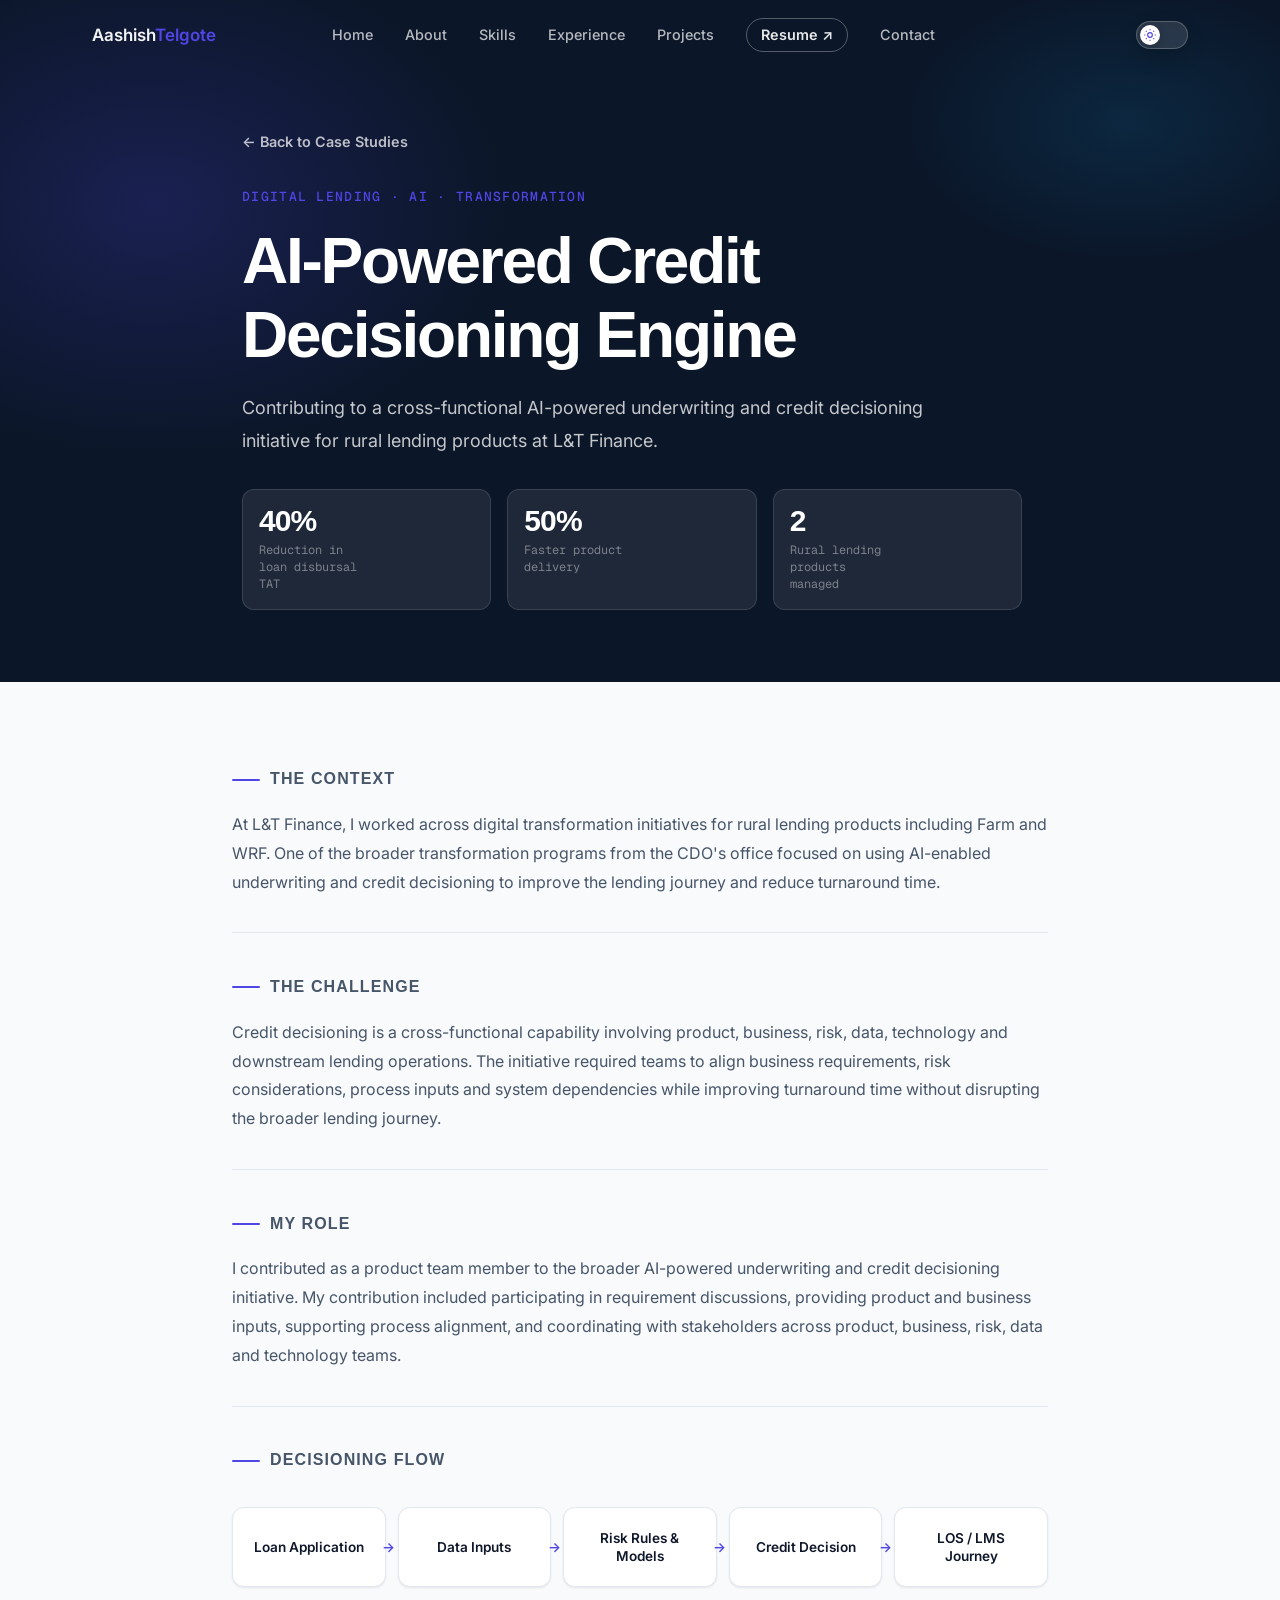
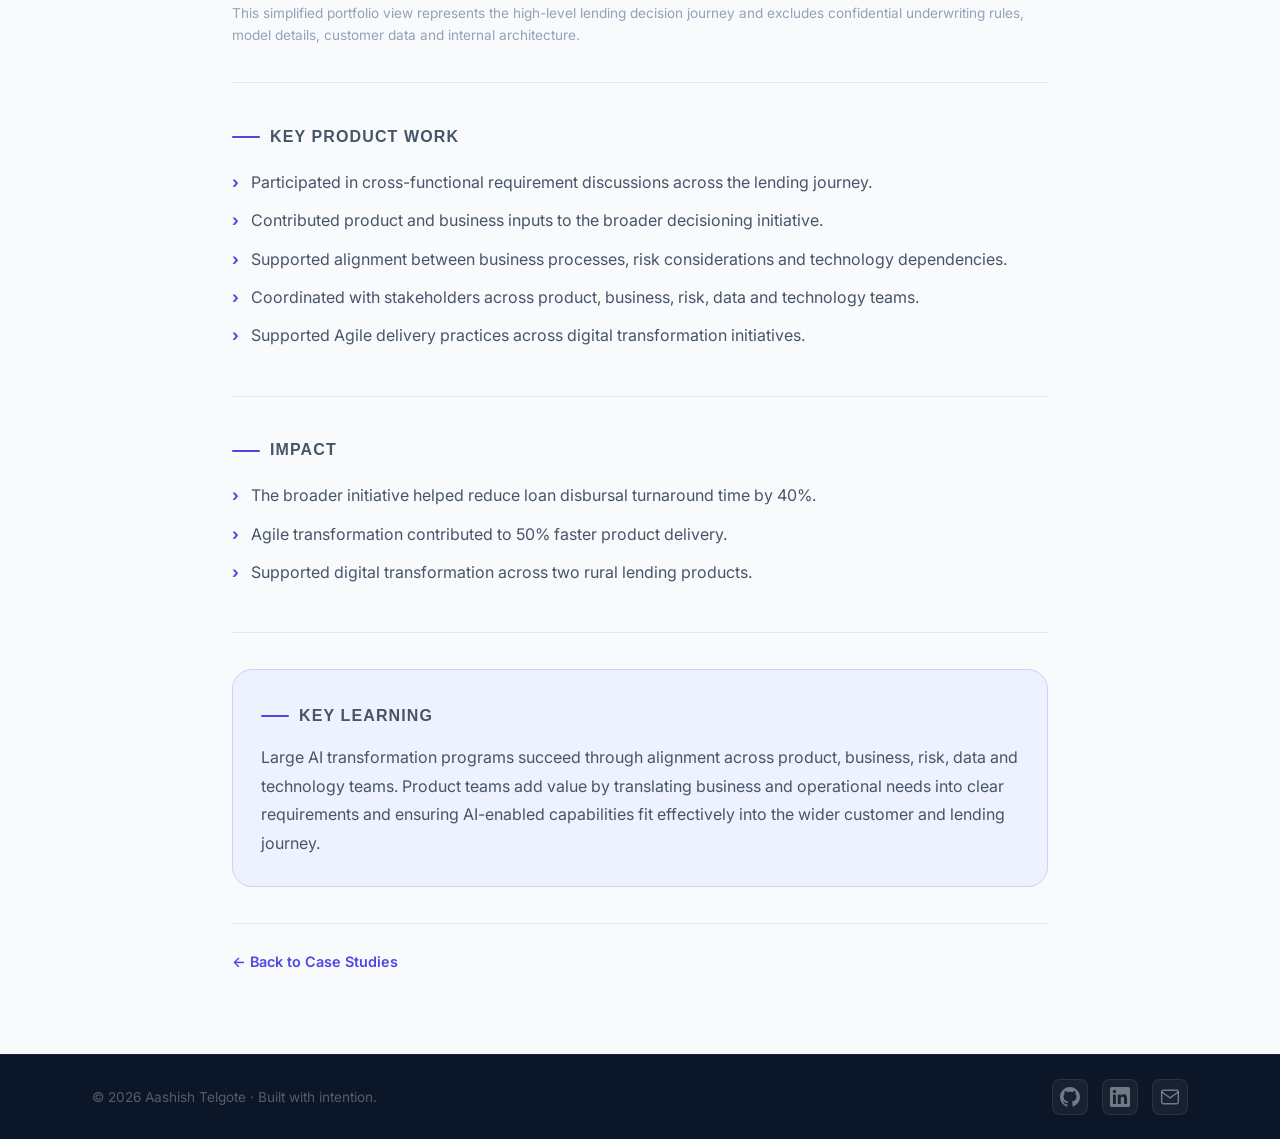
<file: projects/ai/credit-decisioning-engine.html>
<!DOCTYPE html>
<html lang="en">
<head>
  <meta charset="UTF-8" />
  <meta name="viewport" content="width=device-width, initial-scale=1.0" />
  <meta name="description" content="Case study on contributing to a cross-functional AI-powered underwriting and credit decisioning initiative for rural lending at L&amp;T Finance." />
  <title>AI-Powered Credit Decisioning Engine | Aashish Telgote Case Study</title>
  <meta name="author" content="Aashish Telgote">
  <link rel="icon" type="image/svg+xml" href="../../assets/images/favicon/favicon.svg">
  <link rel="icon" type="image/x-icon" href="../../assets/images/favicon/favicon.ico">
  <link rel="icon" type="image/png" sizes="32x32" href="../../assets/images/favicon/favicon-32x32.png">
  <link rel="icon" type="image/png" sizes="16x16" href="../../assets/images/favicon/favicon-16x16.png">
  <link rel="apple-touch-icon" sizes="180x180" href="../../assets/images/favicon/apple-touch-icon.png">
  <link rel="manifest" href="../../assets/images/favicon/site.webmanifest">
  <meta property="og:type" content="article">
  <meta property="og:url" content="https://aashishlabs.github.io/projects/ai/credit-decisioning-engine.html">
  <meta property="og:title" content="AI-Powered Credit Decisioning Engine | Aashish Telgote Case Study">
  <meta property="og:description" content="Contributing to a cross-functional AI-powered underwriting and credit decisioning initiative at L&amp;T Finance.">
  <meta property="og:image" content="https://aashishlabs.github.io/assets/images/favicon/og-image.jpg">
  <link rel="preconnect" href="https://api.fontshare.com" crossorigin />
  <link rel="preconnect" href="https://fonts.googleapis.com" />
  <link rel="preconnect" href="https://fonts.gstatic.com" crossorigin />
  <link href="https://api.fontshare.com/v2/css?f[]=cabinet-grotesk@600,700&display=swap" rel="stylesheet" />
  <link href="https://fonts.googleapis.com/css2?family=Geist+Mono:wght@400;500&family=Inter:wght@400;500;600&display=swap" rel="stylesheet" />
  <script>
    (() => {
      const storedTheme = localStorage.getItem('theme');
      const prefersDark = window.matchMedia('(prefers-color-scheme: dark)').matches;
      document.documentElement.dataset.theme = storedTheme || (prefersDark ? 'dark' : 'light');
    })();
  </script>
  <link rel="stylesheet" href="../../assets/css/style.css?v=1.6" />
</head>
<body>
  <header class="nav" id="nav">
    <div class="container nav__inner">
      <a href="../../index.html#hero" class="nav__logo" aria-label="Home">Aashish<span>Telgote</span></a>
      <nav class="nav__links" id="navLinks" aria-label="Primary navigation">
        <a href="../../index.html#hero">Home</a>
        <a href="../../index.html#about">About</a>
        <a href="../../index.html#skills">Skills</a>
        <a href="../../index.html#experience">Experience</a>
        <a href="../../index.html#case-studies">Projects</a>
        <a href="../../assets/files/Aashish_Telgote_Resume.pdf" class="nav__resume" target="_blank" rel="noopener">Resume ↗</a>
        <a href="../../index.html#contact">Contact</a>
      </nav>
      <button class="theme-toggle" id="themeToggle" type="button" aria-label="Switch to dark mode" aria-pressed="false">
        <span class="theme-toggle__track" aria-hidden="true"><span class="theme-toggle__thumb">
          <svg class="theme-toggle__icon theme-toggle__icon--sun" width="14" height="14" viewBox="0 0 24 24" fill="none" stroke="currentColor" stroke-width="2" aria-hidden="true"><circle cx="12" cy="12" r="4"></circle><path d="M12 2v2"></path><path d="M12 20v2"></path><path d="m4.93 4.93 1.41 1.41"></path><path d="m17.66 17.66 1.41 1.41"></path><path d="M2 12h2"></path><path d="M20 12h2"></path><path d="m6.34 17.66-1.41 1.41"></path><path d="m19.07 4.93-1.41 1.41"></path></svg>
          <svg class="theme-toggle__icon theme-toggle__icon--moon" width="14" height="14" viewBox="0 0 24 24" fill="none" stroke="currentColor" stroke-width="2" aria-hidden="true"><path d="M20.98 12.74A8.5 8.5 0 0 1 11.26 3.02 7.5 7.5 0 1 0 20.98 12.74Z"></path></svg>
        </span></span>
      </button>
      <button type="button" class="nav__toggle" id="navToggle" aria-label="Toggle navigation" aria-expanded="false" aria-controls="navLinks"><span></span><span></span><span></span></button>
    </div>
  </header>

  <main>
    <section class="case-hero section--dark">
      <div class="container case-hero__inner">
        <a href="../../index.html#case-studies" class="case-back">← Back to Case Studies</a>
        <p class="eyebrow">Digital Lending · AI · Transformation</p>
        <h1 class="case-title">AI-Powered Credit Decisioning Engine</h1>
        <p class="case-intro">Contributing to a cross-functional AI-powered underwriting and credit decisioning initiative for rural lending products at L&amp;T Finance.</p>
        <div class="case-metrics" aria-label="Key outcomes">
          <div class="metric"><span class="metric__val">40%</span><span class="metric__label">Reduction in loan disbursal TAT</span></div>
          <div class="metric"><span class="metric__val">50%</span><span class="metric__label">Faster product delivery</span></div>
          <div class="metric"><span class="metric__val">2</span><span class="metric__label">Rural lending products managed</span></div>
        </div>
      </div>
    </section>
    <section class="section">
      <div class="container case-study">
        <article class="case-section reveal"><p class="section-label">The Context</p><p>At L&amp;T Finance, I worked across digital transformation initiatives for rural lending products including Farm and WRF. One of the broader transformation programs from the CDO's office focused on using AI-enabled underwriting and credit decisioning to improve the lending journey and reduce turnaround time.</p></article>
        <article class="case-section reveal"><p class="section-label">The Challenge</p><p>Credit decisioning is a cross-functional capability involving product, business, risk, data, technology and downstream lending operations. The initiative required teams to align business requirements, risk considerations, process inputs and system dependencies while improving turnaround time without disrupting the broader lending journey.</p></article>
        <article class="case-section reveal"><p class="section-label">My Role</p><p>I contributed as a product team member to the broader AI-powered underwriting and credit decisioning initiative. My contribution included participating in requirement discussions, providing product and business inputs, supporting process alignment, and coordinating with stakeholders across product, business, risk, data and technology teams.</p></article>
        <article class="case-section reveal"><p class="section-label">Decisioning Flow</p><div class="product-flow" aria-label="Simplified credit decisioning flow"><span>Loan Application</span><span>Data Inputs</span><span>Risk Rules &amp; Models</span><span>Credit Decision</span><span>LOS / LMS Journey</span></div><p class="case-note">This simplified portfolio view represents the high-level lending decision journey and excludes confidential underwriting rules, model details, customer data and internal architecture.</p></article>
        <article class="case-section reveal"><p class="section-label">Key Product Work</p><ul class="case-list"><li>Participated in cross-functional requirement discussions across the lending journey.</li><li>Contributed product and business inputs to the broader decisioning initiative.</li><li>Supported alignment between business processes, risk considerations and technology dependencies.</li><li>Coordinated with stakeholders across product, business, risk, data and technology teams.</li><li>Supported Agile delivery practices across digital transformation initiatives.</li></ul></article>
        <article class="case-section reveal"><p class="section-label">Impact</p><ul class="case-list"><li>The broader initiative helped reduce loan disbursal turnaround time by 40%.</li><li>Agile transformation contributed to 50% faster product delivery.</li><li>Supported digital transformation across two rural lending products.</li></ul></article>
        <article class="case-section case-section--learning reveal"><p class="section-label">Key Learning</p><p>Large AI transformation programs succeed through alignment across product, business, risk, data and technology teams. Product teams add value by translating business and operational needs into clear requirements and ensuring AI-enabled capabilities fit effectively into the wider customer and lending journey.</p></article>
        <div class="case-bottom-nav reveal"><a href="../../index.html#case-studies" class="case-back">← Back to Case Studies</a></div>
      </div>
    </section>
  </main>
  <footer class="footer">
    <div class="container footer__inner">
      <span>© 2026 Aashish Telgote · Built with intention.</span>
      <div class="footer__links">
        <a href="https://github.com/aashishlabs" target="_blank" rel="noopener" aria-label="GitHub" class="footer__icon"><svg width="20" height="20" viewBox="0 0 24 24" fill="currentColor" aria-hidden="true"><path d="M12 0C5.37 0 0 5.37 0 12c0 5.3 3.438 9.8 8.205 11.385.6.113.82-.258.82-.577 0-.285-.01-1.04-.015-2.04-3.338.724-4.042-1.61-4.042-1.61-.546-1.385-1.335-1.755-1.335-1.755-1.087-.744.084-.729.084-.729 1.205.084 1.838 1.236 1.838 1.236 1.07 1.835 2.809 1.305 3.495.998.108-.776.417-1.305.76-1.605-2.665-.3-5.466-1.332-5.466-5.93 0-1.31.465-2.38 1.235-3.22-.135-.303-.54-1.523.105-3.176 0 0 1.005-.322 3.3 1.23.96-.267 1.98-.399 3-.405 1.02.006 2.04.138 3 .405 2.28-1.552 3.285-1.23 3.285-1.23.645 1.653.24 2.873.12 3.176.765.84 1.23 1.91 1.23 3.22 0 4.61-2.805 5.625-5.475 5.92.42.36.81 1.096.81 2.22 0 1.606-.015 2.896-.015 3.286 0 .315.21.69.825.57C20.565 21.795 24 17.295 24 12c0-6.63-5.37-12-12-12"/></svg></a>
        <a href="https://www.linkedin.com/in/aashishtelgote" target="_blank" rel="noopener" aria-label="LinkedIn" class="footer__icon"><svg width="20" height="20" viewBox="0 0 24 24" fill="currentColor" aria-hidden="true"><path d="M20.447 20.452h-3.554v-5.569c0-1.328-.027-3.037-1.852-3.037-1.853 0-2.136 1.445-2.136 2.939v5.667H9.351V9h3.414v1.561h.046c.477-.9 1.637-1.85 3.37-1.85 3.601 0 4.267 2.37 4.267 5.455v6.286zM5.337 7.433a2.062 2.062 0 0 1-2.063-2.065 2.064 2.064 0 1 1 2.063 2.065zm1.782 13.019H3.555V9h3.564v11.452zM22.225 0H1.771C.792 0 0 .774 0 1.729v20.542C0 23.227.792 24 1.771 24h20.451C23.2 24 24 23.227 24 22.271V1.729C24 .774 23.2 0 22.222 0h.003z"/></svg></a>
        <a href="mailto:aashish.telgote@gmail.com" aria-label="Email" class="footer__icon"><svg width="20" height="20" viewBox="0 0 24 24" fill="none" stroke="currentColor" stroke-width="1.75" aria-hidden="true"><path d="M4 4h16c1.1 0 2 .9 2 2v12c0 1.1-.9 2-2 2H4c-1.1 0-2-.9-2-2V6c0-1.1.9-2 2-2z"/><polyline points="22,6 12,13 2,6"/></svg></a>
      </div>
    </div>
  </footer>
  <script>
    (() => {
      'use strict';
      const nav = document.getElementById('nav');
      const onScroll = () => nav.classList.toggle('nav--scrolled', window.scrollY > 60);
      window.addEventListener('scroll', onScroll, { passive: true });
      onScroll();
      const themeToggle = document.getElementById('themeToggle');
      const setTheme = theme => { const isDark = theme === 'dark'; document.documentElement.dataset.theme = theme; localStorage.setItem('theme', theme); themeToggle.setAttribute('aria-pressed', String(isDark)); themeToggle.setAttribute('aria-label', 'Switch to ' + (isDark ? 'light' : 'dark') + ' mode'); };
      setTheme(document.documentElement.dataset.theme || 'light');
      themeToggle.addEventListener('click', () => setTheme(document.documentElement.dataset.theme === 'dark' ? 'light' : 'dark'));
      const toggle = document.getElementById('navToggle');
      const navLinks = document.getElementById('navLinks');
      const closeMobileNav = () => { toggle.setAttribute('aria-expanded', 'false'); nav.classList.remove('nav--menu-open'); navLinks.classList.remove('nav__links--open'); document.body.classList.remove('no-scroll'); };
      toggle.addEventListener('click', () => { const shouldOpen = toggle.getAttribute('aria-expanded') !== 'true'; toggle.setAttribute('aria-expanded', String(shouldOpen)); nav.classList.toggle('nav--menu-open', shouldOpen); navLinks.classList.toggle('nav__links--open', shouldOpen); document.body.classList.toggle('no-scroll', shouldOpen); });
      navLinks.querySelectorAll('a').forEach(link => link.addEventListener('click', closeMobileNav));
      const revealEls = document.querySelectorAll('.reveal');
      if ('IntersectionObserver' in window) { const revealObserver = new IntersectionObserver(entries => { entries.forEach(entry => { if (entry.isIntersecting) { entry.target.classList.add('revealed'); revealObserver.unobserve(entry.target); } }); }, { threshold: 0.12, rootMargin: '0px 0px -40px 0px' }); revealEls.forEach(el => revealObserver.observe(el)); } else { revealEls.forEach(el => el.classList.add('revealed')); }
    })();
  </script>
</body>
</html>
</file>
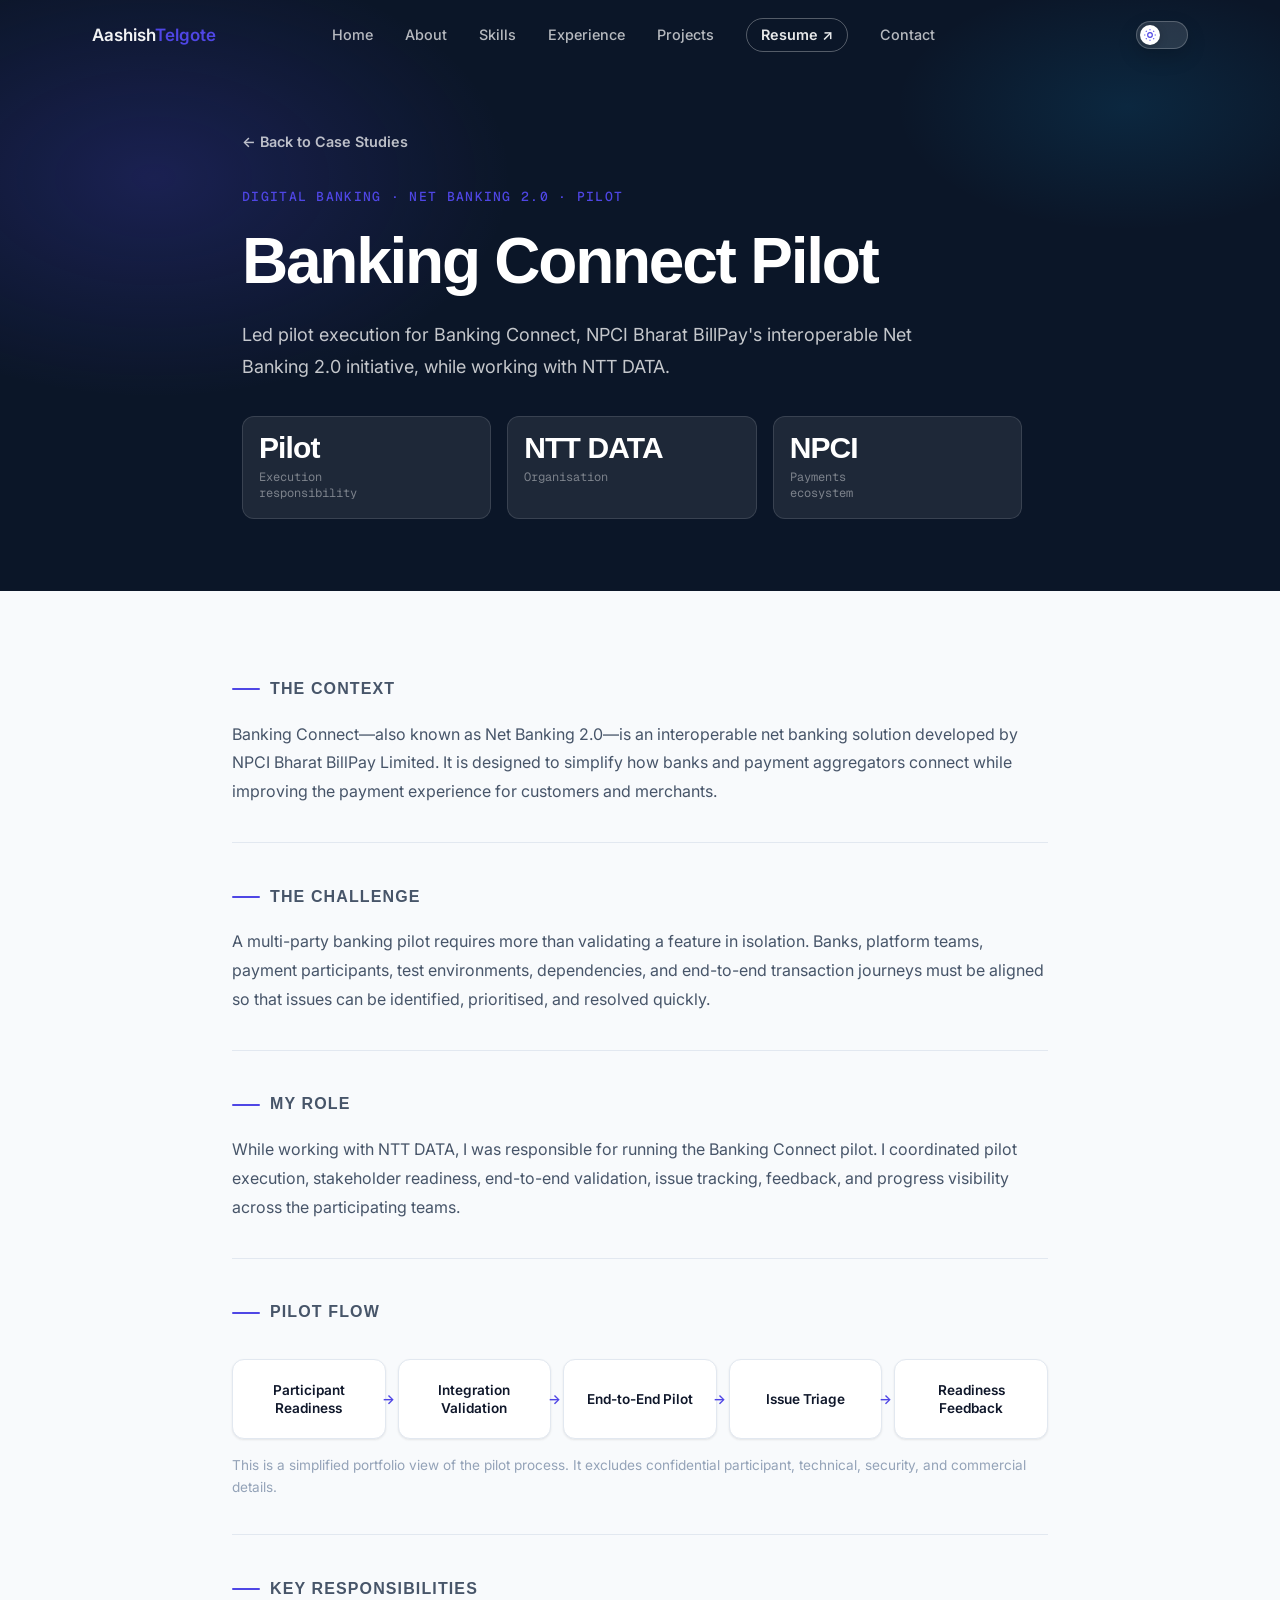
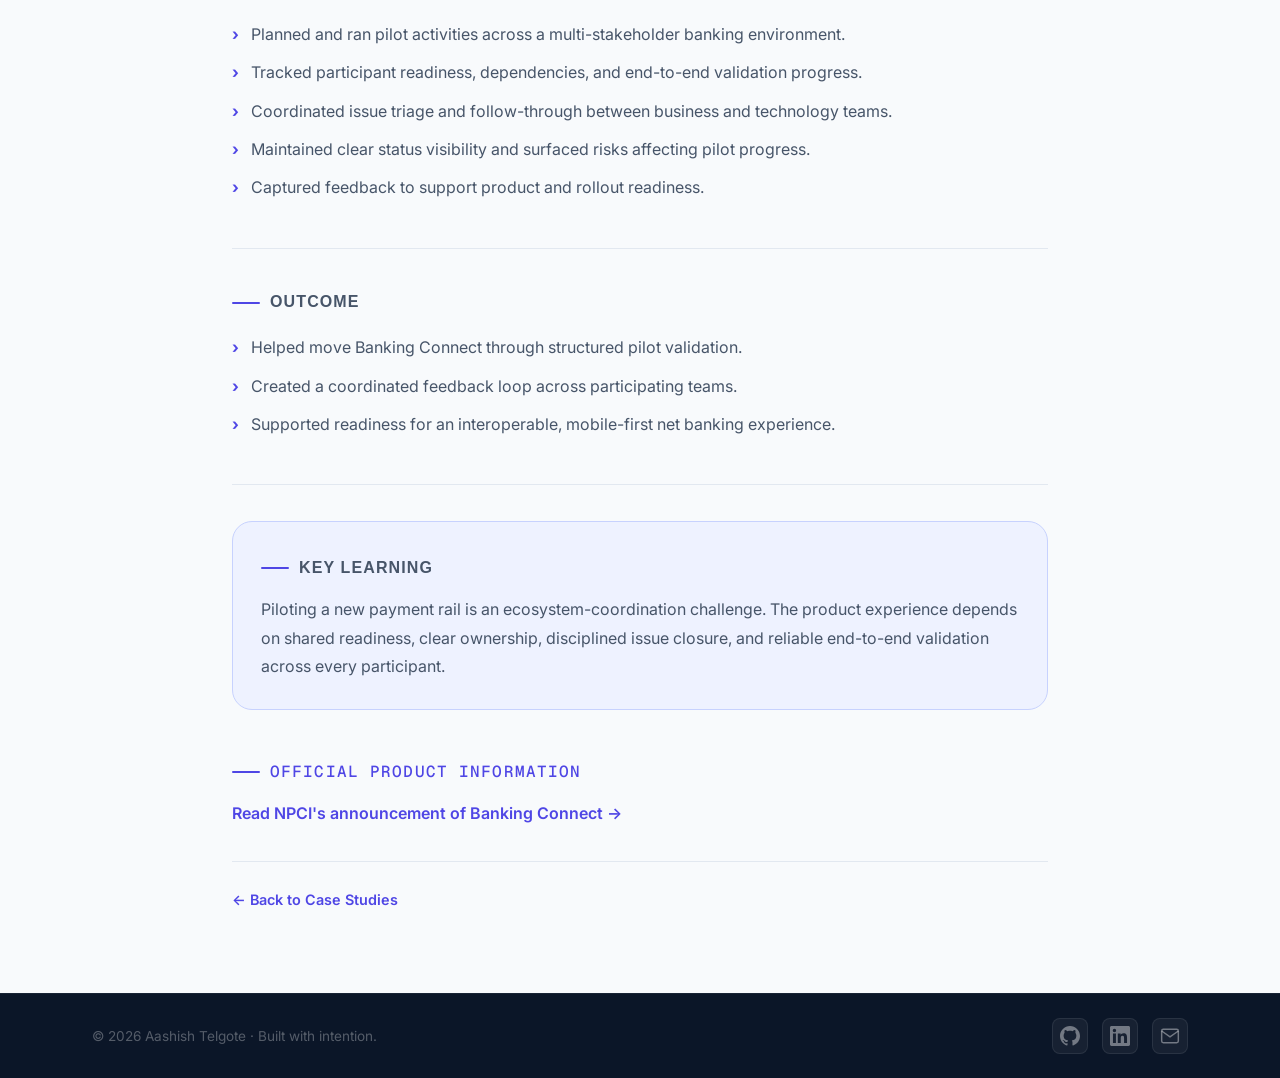
<file: projects/digital-banking/banking-connect.html>
<!DOCTYPE html>
<html lang="en">
<head>
  <meta charset="UTF-8" />
  <meta name="viewport" content="width=device-width, initial-scale=1.0" />
  <meta name="description" content="Case study on leading pilot execution for Banking Connect, an interoperable Net Banking 2.0 initiative, while working with NTT DATA." />
  <title>Banking Connect Pilot | Aashish Telgote Case Study</title>
  <meta name="author" content="Aashish Telgote">
  <link rel="icon" type="image/svg+xml" href="../../assets/images/favicon/favicon.svg">
  <link rel="icon" type="image/x-icon" href="../../assets/images/favicon/favicon.ico">
  <link rel="icon" type="image/png" sizes="32x32" href="../../assets/images/favicon/favicon-32x32.png">
  <link rel="icon" type="image/png" sizes="16x16" href="../../assets/images/favicon/favicon-16x16.png">
  <link rel="apple-touch-icon" sizes="180x180" href="../../assets/images/favicon/apple-touch-icon.png">
  <link rel="manifest" href="../../assets/images/favicon/site.webmanifest">
  <meta property="og:type" content="article">
  <meta property="og:url" content="https://aashishlabs.github.io/projects/digital-banking/banking-connect.html">
  <meta property="og:title" content="Banking Connect Pilot | Aashish Telgote Case Study">
  <meta property="og:description" content="Led pilot execution for Banking Connect, an interoperable Net Banking 2.0 initiative, while working with NTT DATA.">
  <meta property="og:image" content="https://aashishlabs.github.io/assets/images/favicon/og-image.jpg">
  <link rel="preconnect" href="https://api.fontshare.com" crossorigin />
  <link rel="preconnect" href="https://fonts.googleapis.com" />
  <link rel="preconnect" href="https://fonts.gstatic.com" crossorigin />
  <link href="https://api.fontshare.com/v2/css?f[]=cabinet-grotesk@600,700&display=swap" rel="stylesheet" />
  <link href="https://fonts.googleapis.com/css2?family=Geist+Mono:wght@400;500&family=Inter:wght@400;500;600&display=swap" rel="stylesheet" />
  <script>
    (() => {
      const storedTheme = localStorage.getItem('theme');
      const prefersDark = window.matchMedia('(prefers-color-scheme: dark)').matches;
      document.documentElement.dataset.theme = storedTheme || (prefersDark ? 'dark' : 'light');
    })();
  </script>
  <link rel="stylesheet" href="../../assets/css/style.css?v=1.6" />
</head>
<body>
  <header class="nav" id="nav">
    <div class="container nav__inner">
      <a href="../../index.html#hero" class="nav__logo" aria-label="Home">Aashish<span>Telgote</span></a>
      <nav class="nav__links" id="navLinks" aria-label="Primary navigation">
        <a href="../../index.html#hero">Home</a>
        <a href="../../index.html#about">About</a>
        <a href="../../index.html#skills">Skills</a>
        <a href="../../index.html#experience">Experience</a>
        <a href="../../index.html#case-studies">Projects</a>
        <a href="../../assets/files/Aashish_Telgote_Resume.pdf" class="nav__resume" target="_blank" rel="noopener">Resume ↗</a>
        <a href="../../index.html#contact">Contact</a>
      </nav>
      <button class="theme-toggle" id="themeToggle" type="button" aria-label="Switch to dark mode" aria-pressed="false">
        <span class="theme-toggle__track" aria-hidden="true"><span class="theme-toggle__thumb">
          <svg class="theme-toggle__icon theme-toggle__icon--sun" width="14" height="14" viewBox="0 0 24 24" fill="none" stroke="currentColor" stroke-width="2" aria-hidden="true"><circle cx="12" cy="12" r="4"></circle><path d="M12 2v2"></path><path d="M12 20v2"></path><path d="m4.93 4.93 1.41 1.41"></path><path d="m17.66 17.66 1.41 1.41"></path><path d="M2 12h2"></path><path d="M20 12h2"></path><path d="m6.34 17.66-1.41 1.41"></path><path d="m19.07 4.93-1.41 1.41"></path></svg>
          <svg class="theme-toggle__icon theme-toggle__icon--moon" width="14" height="14" viewBox="0 0 24 24" fill="none" stroke="currentColor" stroke-width="2" aria-hidden="true"><path d="M20.98 12.74A8.5 8.5 0 0 1 11.26 3.02 7.5 7.5 0 1 0 20.98 12.74Z"></path></svg>
        </span></span>
      </button>
      <button type="button" class="nav__toggle" id="navToggle" aria-label="Toggle navigation" aria-expanded="false" aria-controls="navLinks"><span></span><span></span><span></span></button>
    </div>
  </header>

  <main>
    <section class="case-hero section--dark">
      <div class="container case-hero__inner">
        <a href="../../index.html#case-studies" class="case-back">← Back to Case Studies</a>
        <p class="eyebrow">Digital Banking · Net Banking 2.0 · Pilot</p>
        <h1 class="case-title">Banking Connect Pilot</h1>
        <p class="case-intro">Led pilot execution for Banking Connect, NPCI Bharat BillPay's interoperable Net Banking 2.0 initiative, while working with NTT DATA.</p>
        <div class="case-metrics" aria-label="Case study highlights">
          <div class="metric"><span class="metric__val">Pilot</span><span class="metric__label">Execution responsibility</span></div>
          <div class="metric"><span class="metric__val">NTT DATA</span><span class="metric__label">Organisation</span></div>
          <div class="metric"><span class="metric__val">NPCI</span><span class="metric__label">Payments ecosystem</span></div>
        </div>
      </div>
    </section>
    <section class="section">
      <div class="container case-study">
        <article class="case-section reveal">
          <p class="section-label">The Context</p>
          <p>Banking Connect—also known as Net Banking 2.0—is an interoperable net banking solution developed by NPCI Bharat BillPay Limited. It is designed to simplify how banks and payment aggregators connect while improving the payment experience for customers and merchants.</p>
        </article>
        <article class="case-section reveal">
          <p class="section-label">The Challenge</p>
          <p>A multi-party banking pilot requires more than validating a feature in isolation. Banks, platform teams, payment participants, test environments, dependencies, and end-to-end transaction journeys must be aligned so that issues can be identified, prioritised, and resolved quickly.</p>
        </article>
        <article class="case-section reveal">
          <p class="section-label">My Role</p>
          <p>While working with NTT DATA, I was responsible for running the Banking Connect pilot. I coordinated pilot execution, stakeholder readiness, end-to-end validation, issue tracking, feedback, and progress visibility across the participating teams.</p>
        </article>
        <article class="case-section reveal">
          <p class="section-label">Pilot Flow</p>
          <div class="product-flow" aria-label="Simplified Banking Connect pilot flow"><span>Participant Readiness</span><span>Integration Validation</span><span>End-to-End Pilot</span><span>Issue Triage</span><span>Readiness Feedback</span></div>
          <p class="case-note">This is a simplified portfolio view of the pilot process. It excludes confidential participant, technical, security, and commercial details.</p>
        </article>
        <article class="case-section reveal">
          <p class="section-label">Key Responsibilities</p>
          <ul class="case-list">
            <li>Planned and ran pilot activities across a multi-stakeholder banking environment.</li>
            <li>Tracked participant readiness, dependencies, and end-to-end validation progress.</li>
            <li>Coordinated issue triage and follow-through between business and technology teams.</li>
            <li>Maintained clear status visibility and surfaced risks affecting pilot progress.</li>
            <li>Captured feedback to support product and rollout readiness.</li>
          </ul>
        </article>
        <article class="case-section reveal">
          <p class="section-label">Outcome</p>
          <ul class="case-list">
            <li>Helped move Banking Connect through structured pilot validation.</li>
            <li>Created a coordinated feedback loop across participating teams.</li>
            <li>Supported readiness for an interoperable, mobile-first net banking experience.</li>
          </ul>
        </article>
        <article class="case-section case-section--learning reveal">
          <p class="section-label">Key Learning</p>
          <p>Piloting a new payment rail is an ecosystem-coordination challenge. The product experience depends on shared readiness, clear ownership, disciplined issue closure, and reliable end-to-end validation across every participant.</p>
        </article>
        <aside class="case-reading reveal" aria-label="Official product information">
          <p class="section-label">Official Product Information</p>
          <a href="https://www.npci.org.in/uploads/RBI_Governor_unveils_New_Generation_of_Digital_Payment_Initiatives_at_GFF_6494fabdfc.pdf" target="_blank" rel="noopener noreferrer">Read NPCI's announcement of Banking Connect →</a>
        </aside>
        <div class="case-bottom-nav reveal">
          <a href="../../index.html#case-studies" class="case-back">← Back to Case Studies</a>
        </div>
      </div>
    </section>
  </main>
  <footer class="footer">
    <div class="container footer__inner">
      <span>© 2026 Aashish Telgote · Built with intention.</span>
      <div class="footer__links">
        <a href="https://github.com/aashishlabs" target="_blank" rel="noopener" aria-label="GitHub" class="footer__icon"><svg width="20" height="20" viewBox="0 0 24 24" fill="currentColor" aria-hidden="true"><path d="M12 0C5.37 0 0 5.37 0 12c0 5.3 3.438 9.8 8.205 11.385.6.113.82-.258.82-.577 0-.285-.01-1.04-.015-2.04-3.338.724-4.042-1.61-4.042-1.61-.546-1.385-1.335-1.755-1.335-1.755-1.087-.744.084-.729.084-.729 1.205.084 1.838 1.236 1.838 1.236 1.07 1.835 2.809 1.305 3.495.998.108-.776.417-1.305.76-1.605-2.665-.3-5.466-1.332-5.466-5.93 0-1.31.465-2.38 1.235-3.22-.135-.303-.54-1.523.105-3.176 0 0 1.005-.322 3.3 1.23.96-.267 1.98-.399 3-.405 1.02.006 2.04.138 3 .405 2.28-1.552 3.285-1.23 3.285-1.23.645 1.653.24 2.873.12 3.176.765.84 1.23 1.91 1.23 3.22 0 4.61-2.805 5.625-5.475 5.92.42.36.81 1.096.81 2.22 0 1.606-.015 2.896-.015 3.286 0 .315.21.69.825.57C20.565 21.795 24 17.295 24 12c0-6.63-5.37-12-12-12"/></svg></a>
        <a href="https://www.linkedin.com/in/aashishtelgote" target="_blank" rel="noopener" aria-label="LinkedIn" class="footer__icon"><svg width="20" height="20" viewBox="0 0 24 24" fill="currentColor" aria-hidden="true"><path d="M20.447 20.452h-3.554v-5.569c0-1.328-.027-3.037-1.852-3.037-1.853 0-2.136 1.445-2.136 2.939v5.667H9.351V9h3.414v1.561h.046c.477-.9 1.637-1.85 3.37-1.85 3.601 0 4.267 2.37 4.267 5.455v6.286zM5.337 7.433a2.062 2.062 0 0 1-2.063-2.065 2.064 2.064 0 1 1 2.063 2.065zm1.782 13.019H3.555V9h3.564v11.452zM22.225 0H1.771C.792 0 0 .774 0 1.729v20.542C0 23.227.792 24 1.771 24h20.451C23.2 24 24 23.227 24 22.271V1.729C24 .774 23.2 0 22.222 0h.003z"/></svg></a>
        <a href="mailto:aashish.telgote@gmail.com" aria-label="Email" class="footer__icon"><svg width="20" height="20" viewBox="0 0 24 24" fill="none" stroke="currentColor" stroke-width="1.75" aria-hidden="true"><path d="M4 4h16c1.1 0 2 .9 2 2v12c0 1.1-.9 2-2 2H4c-1.1 0-2-.9-2-2V6c0-1.1.9-2 2-2z"/><polyline points="22,6 12,13 2,6"/></svg></a>
      </div>
    </div>
  </footer>
  <script>
    (() => {
      'use strict';
      const nav = document.getElementById('nav');
      const onScroll = () => nav.classList.toggle('nav--scrolled', window.scrollY > 60);
      window.addEventListener('scroll', onScroll, { passive: true });
      onScroll();
      const themeToggle = document.getElementById('themeToggle');
      const setTheme = theme => { const isDark = theme === 'dark'; document.documentElement.dataset.theme = theme; localStorage.setItem('theme', theme); themeToggle.setAttribute('aria-pressed', String(isDark)); themeToggle.setAttribute('aria-label', 'Switch to ' + (isDark ? 'light' : 'dark') + ' mode'); };
      setTheme(document.documentElement.dataset.theme || 'light');
      themeToggle.addEventListener('click', () => setTheme(document.documentElement.dataset.theme === 'dark' ? 'light' : 'dark'));
      const toggle = document.getElementById('navToggle');
      const navLinks = document.getElementById('navLinks');
      const closeMobileNav = () => { toggle.setAttribute('aria-expanded', 'false'); nav.classList.remove('nav--menu-open'); navLinks.classList.remove('nav__links--open'); document.body.classList.remove('no-scroll'); };
      toggle.addEventListener('click', () => { const shouldOpen = toggle.getAttribute('aria-expanded') !== 'true'; toggle.setAttribute('aria-expanded', String(shouldOpen)); nav.classList.toggle('nav--menu-open', shouldOpen); navLinks.classList.toggle('nav__links--open', shouldOpen); document.body.classList.toggle('no-scroll', shouldOpen); });
      navLinks.querySelectorAll('a').forEach(link => link.addEventListener('click', closeMobileNav));
      const revealEls = document.querySelectorAll('.reveal');
      if ('IntersectionObserver' in window) { const revealObserver = new IntersectionObserver(entries => { entries.forEach(entry => { if (entry.isIntersecting) { entry.target.classList.add('revealed'); revealObserver.unobserve(entry.target); } }); }, { threshold: 0.12, rootMargin: '0px 0px -40px 0px' }); revealEls.forEach(el => revealObserver.observe(el)); } else { revealEls.forEach(el => el.classList.add('revealed')); }
    })();
  </script>
</body>
</html>
</file>
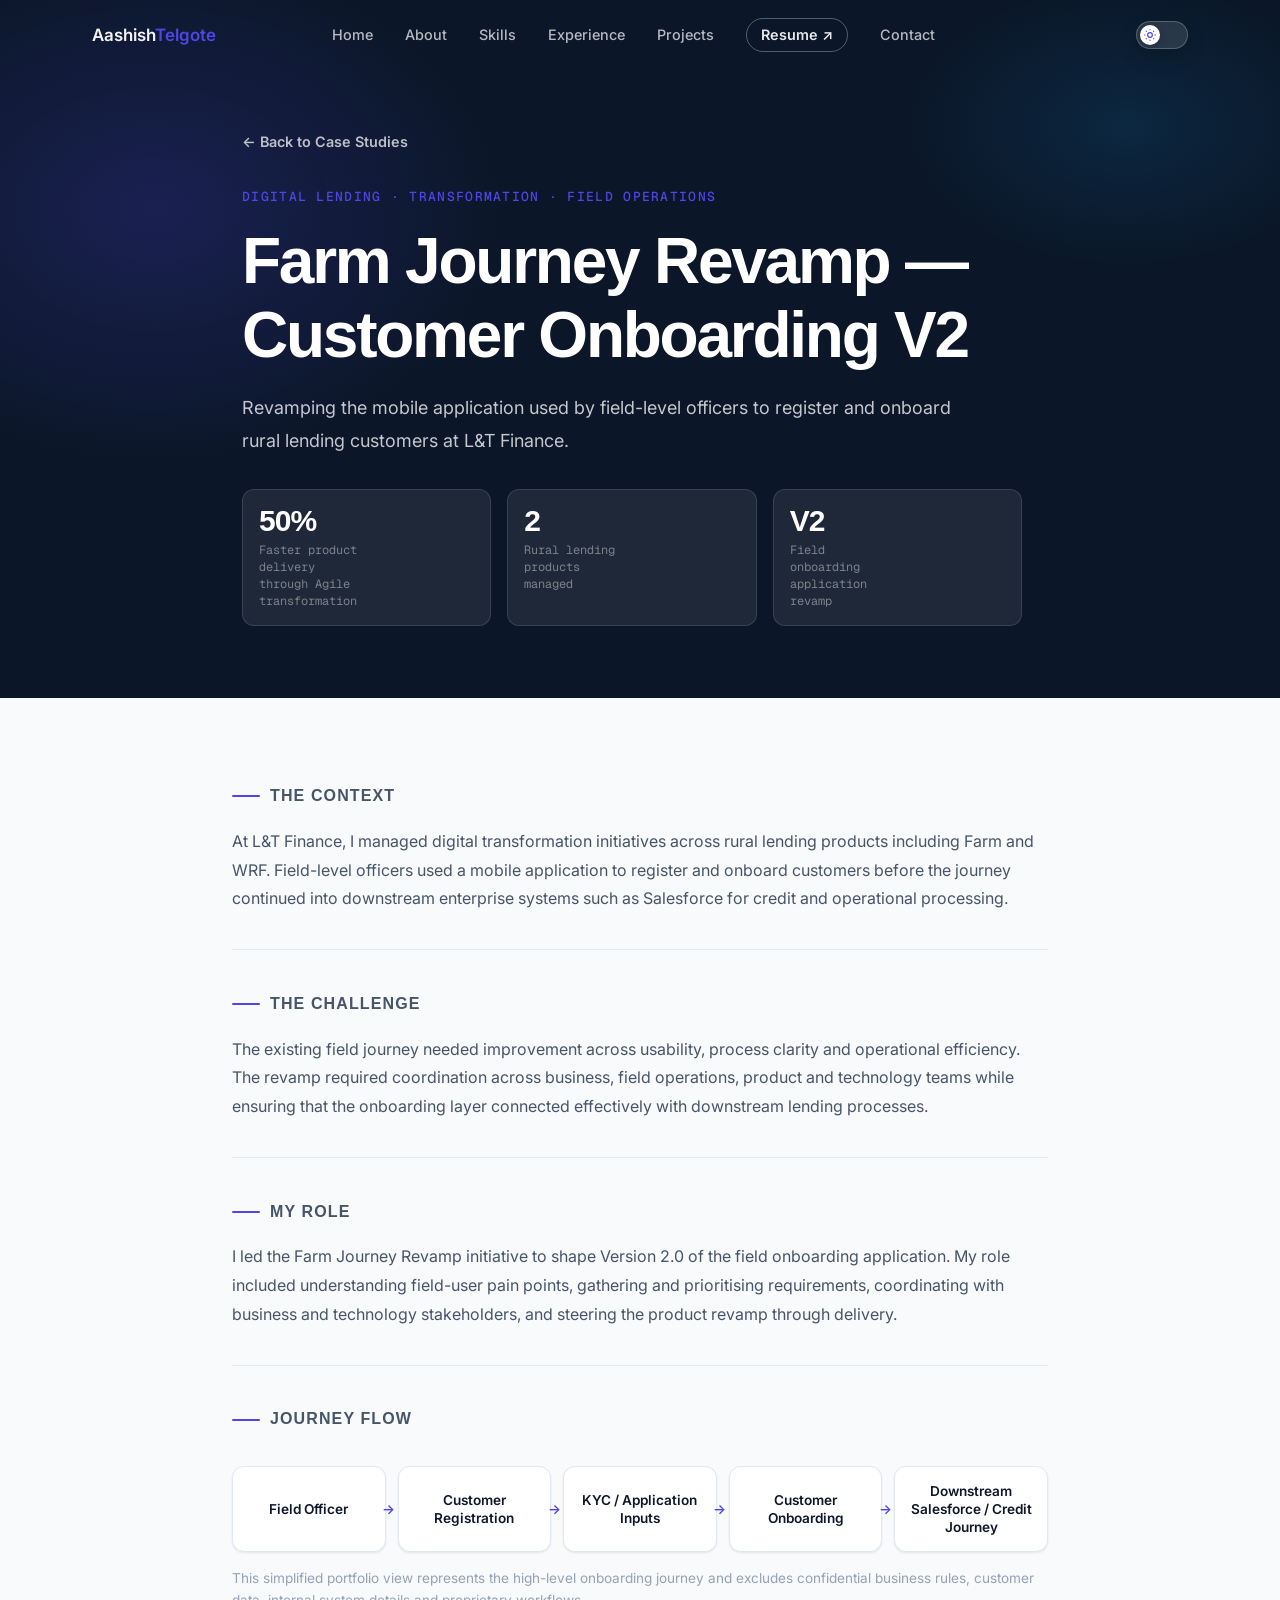
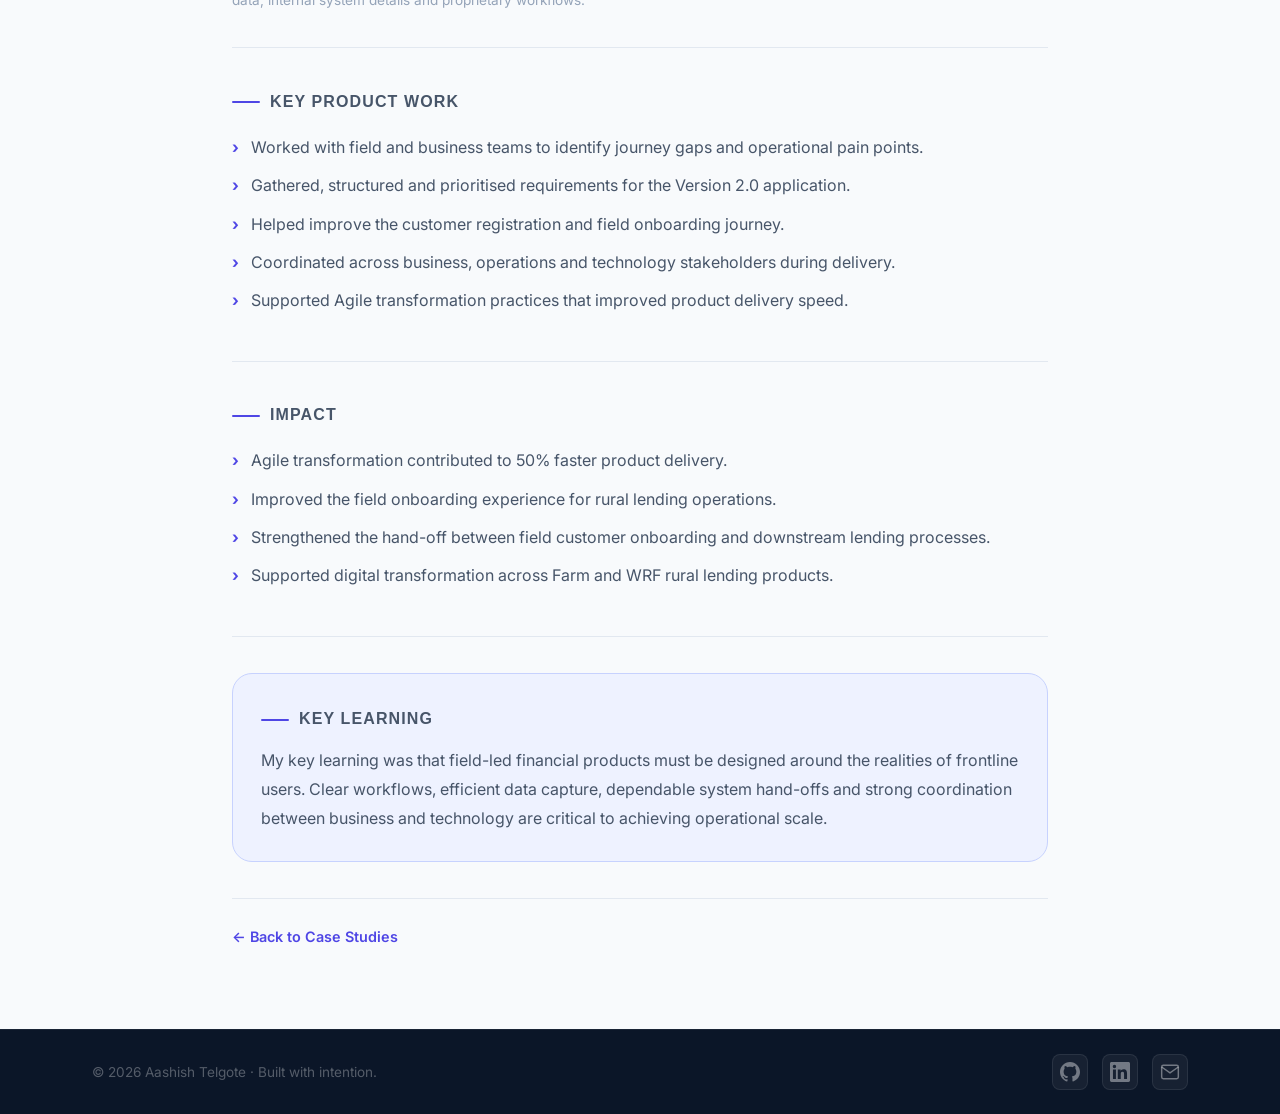
<file: projects/digital-banking/farm-journey-v2.html>
<!DOCTYPE html>
<html lang="en">
<head>
  <meta charset="UTF-8" />
  <meta name="viewport" content="width=device-width, initial-scale=1.0" />
  <meta name="description" content="Case study on revamping the field-led rural lending customer onboarding application at L&amp;T Finance." />
  <title>Farm Journey Revamp — Customer Onboarding V2 | Aashish Telgote Case Study</title>
  <meta name="author" content="Aashish Telgote">
  <link rel="icon" type="image/svg+xml" href="../../assets/images/favicon/favicon.svg">
  <link rel="icon" type="image/x-icon" href="../../assets/images/favicon/favicon.ico">
  <link rel="icon" type="image/png" sizes="32x32" href="../../assets/images/favicon/favicon-32x32.png">
  <link rel="icon" type="image/png" sizes="16x16" href="../../assets/images/favicon/favicon-16x16.png">
  <link rel="apple-touch-icon" sizes="180x180" href="../../assets/images/favicon/apple-touch-icon.png">
  <link rel="manifest" href="../../assets/images/favicon/site.webmanifest">
  <meta property="og:type" content="article">
  <meta property="og:url" content="https://aashishlabs.github.io/projects/digital-banking/farm-journey-v2.html">
  <meta property="og:title" content="Farm Journey Revamp — Customer Onboarding V2 | Aashish Telgote Case Study">
  <meta property="og:description" content="Revamping the mobile customer onboarding journey used by field-level officers for rural lending at L&amp;T Finance.">
  <meta property="og:image" content="https://aashishlabs.github.io/assets/images/favicon/og-image.jpg">
  <link rel="preconnect" href="https://api.fontshare.com" crossorigin />
  <link rel="preconnect" href="https://fonts.googleapis.com" />
  <link rel="preconnect" href="https://fonts.gstatic.com" crossorigin />
  <link href="https://api.fontshare.com/v2/css?f[]=cabinet-grotesk@600,700&display=swap" rel="stylesheet" />
  <link href="https://fonts.googleapis.com/css2?family=Geist+Mono:wght@400;500&family=Inter:wght@400;500;600&display=swap" rel="stylesheet" />
  <script>
    (() => {
      const storedTheme = localStorage.getItem('theme');
      const prefersDark = window.matchMedia('(prefers-color-scheme: dark)').matches;
      document.documentElement.dataset.theme = storedTheme || (prefersDark ? 'dark' : 'light');
    })();
  </script>
  <link rel="stylesheet" href="../../assets/css/style.css?v=1.6" />
</head>
<body>
  <header class="nav" id="nav">
    <div class="container nav__inner">
      <a href="../../index.html#hero" class="nav__logo" aria-label="Home">Aashish<span>Telgote</span></a>
      <nav class="nav__links" id="navLinks" aria-label="Primary navigation">
        <a href="../../index.html#hero">Home</a>
        <a href="../../index.html#about">About</a>
        <a href="../../index.html#skills">Skills</a>
        <a href="../../index.html#experience">Experience</a>
        <a href="../../index.html#case-studies">Projects</a>
        <a href="../../assets/files/Aashish_Telgote_Resume.pdf" class="nav__resume" target="_blank" rel="noopener">Resume ↗</a>
        <a href="../../index.html#contact">Contact</a>
      </nav>
      <button class="theme-toggle" id="themeToggle" type="button" aria-label="Switch to dark mode" aria-pressed="false">
        <span class="theme-toggle__track" aria-hidden="true"><span class="theme-toggle__thumb">
          <svg class="theme-toggle__icon theme-toggle__icon--sun" width="14" height="14" viewBox="0 0 24 24" fill="none" stroke="currentColor" stroke-width="2" aria-hidden="true"><circle cx="12" cy="12" r="4"></circle><path d="M12 2v2"></path><path d="M12 20v2"></path><path d="m4.93 4.93 1.41 1.41"></path><path d="m17.66 17.66 1.41 1.41"></path><path d="M2 12h2"></path><path d="M20 12h2"></path><path d="m6.34 17.66-1.41 1.41"></path><path d="m19.07 4.93-1.41 1.41"></path></svg>
          <svg class="theme-toggle__icon theme-toggle__icon--moon" width="14" height="14" viewBox="0 0 24 24" fill="none" stroke="currentColor" stroke-width="2" aria-hidden="true"><path d="M20.98 12.74A8.5 8.5 0 0 1 11.26 3.02 7.5 7.5 0 1 0 20.98 12.74Z"></path></svg>
        </span></span>
      </button>
      <button type="button" class="nav__toggle" id="navToggle" aria-label="Toggle navigation" aria-expanded="false" aria-controls="navLinks"><span></span><span></span><span></span></button>
    </div>
  </header>

  <main>
    <section class="case-hero section--dark">
      <div class="container case-hero__inner">
        <a href="../../index.html#case-studies" class="case-back">← Back to Case Studies</a>
        <p class="eyebrow">Digital Lending · Transformation · Field Operations</p>
        <h1 class="case-title">Farm Journey Revamp — Customer Onboarding V2</h1>
        <p class="case-intro">Revamping the mobile application used by field-level officers to register and onboard rural lending customers at L&amp;T Finance.</p>
        <div class="case-metrics" aria-label="Key outcomes">
          <div class="metric"><span class="metric__val">50%</span><span class="metric__label">Faster product delivery through Agile transformation</span></div>
          <div class="metric"><span class="metric__val">2</span><span class="metric__label">Rural lending products managed</span></div>
          <div class="metric"><span class="metric__val">V2</span><span class="metric__label">Field onboarding application revamp</span></div>
        </div>
      </div>
    </section>
    <section class="section">
      <div class="container case-study">
        <article class="case-section reveal"><p class="section-label">The Context</p><p>At L&amp;T Finance, I managed digital transformation initiatives across rural lending products including Farm and WRF. Field-level officers used a mobile application to register and onboard customers before the journey continued into downstream enterprise systems such as Salesforce for credit and operational processing.</p></article>
        <article class="case-section reveal"><p class="section-label">The Challenge</p><p>The existing field journey needed improvement across usability, process clarity and operational efficiency. The revamp required coordination across business, field operations, product and technology teams while ensuring that the onboarding layer connected effectively with downstream lending processes.</p></article>
        <article class="case-section reveal"><p class="section-label">My Role</p><p>I led the Farm Journey Revamp initiative to shape Version 2.0 of the field onboarding application. My role included understanding field-user pain points, gathering and prioritising requirements, coordinating with business and technology stakeholders, and steering the product revamp through delivery.</p></article>
        <article class="case-section reveal"><p class="section-label">Journey Flow</p><div class="product-flow" aria-label="Simplified field onboarding journey flow"><span>Field Officer</span><span>Customer Registration</span><span>KYC / Application Inputs</span><span>Customer Onboarding</span><span>Downstream Salesforce / Credit Journey</span></div><p class="case-note">This simplified portfolio view represents the high-level onboarding journey and excludes confidential business rules, customer data, internal system details and proprietary workflows.</p></article>
        <article class="case-section reveal"><p class="section-label">Key Product Work</p><ul class="case-list"><li>Worked with field and business teams to identify journey gaps and operational pain points.</li><li>Gathered, structured and prioritised requirements for the Version 2.0 application.</li><li>Helped improve the customer registration and field onboarding journey.</li><li>Coordinated across business, operations and technology stakeholders during delivery.</li><li>Supported Agile transformation practices that improved product delivery speed.</li></ul></article>
        <article class="case-section reveal"><p class="section-label">Impact</p><ul class="case-list"><li>Agile transformation contributed to 50% faster product delivery.</li><li>Improved the field onboarding experience for rural lending operations.</li><li>Strengthened the hand-off between field customer onboarding and downstream lending processes.</li><li>Supported digital transformation across Farm and WRF rural lending products.</li></ul></article>
        <article class="case-section case-section--learning reveal"><p class="section-label">Key Learning</p><p>My key learning was that field-led financial products must be designed around the realities of frontline users. Clear workflows, efficient data capture, dependable system hand-offs and strong coordination between business and technology are critical to achieving operational scale.</p></article>
        <div class="case-bottom-nav reveal"><a href="../../index.html#case-studies" class="case-back">← Back to Case Studies</a></div>
      </div>
    </section>
  </main>
  <footer class="footer">
    <div class="container footer__inner">
      <span>© 2026 Aashish Telgote · Built with intention.</span>
      <div class="footer__links">
        <a href="https://github.com/aashishlabs" target="_blank" rel="noopener" aria-label="GitHub" class="footer__icon"><svg width="20" height="20" viewBox="0 0 24 24" fill="currentColor" aria-hidden="true"><path d="M12 0C5.37 0 0 5.37 0 12c0 5.3 3.438 9.8 8.205 11.385.6.113.82-.258.82-.577 0-.285-.01-1.04-.015-2.04-3.338.724-4.042-1.61-4.042-1.61-.546-1.385-1.335-1.755-1.335-1.755-1.087-.744.084-.729.084-.729 1.205.084 1.838 1.236 1.838 1.236 1.07 1.835 2.809 1.305 3.495.998.108-.776.417-1.305.76-1.605-2.665-.3-5.466-1.332-5.466-5.93 0-1.31.465-2.38 1.235-3.22-.135-.303-.54-1.523.105-3.176 0 0 1.005-.322 3.3 1.23.96-.267 1.98-.399 3-.405 1.02.006 2.04.138 3 .405 2.28-1.552 3.285-1.23 3.285-1.23.645 1.653.24 2.873.12 3.176.765.84 1.23 1.91 1.23 3.22 0 4.61-2.805 5.625-5.475 5.92.42.36.81 1.096.81 2.22 0 1.606-.015 2.896-.015 3.286 0 .315.21.69.825.57C20.565 21.795 24 17.295 24 12c0-6.63-5.37-12-12-12"/></svg></a>
        <a href="https://www.linkedin.com/in/aashishtelgote" target="_blank" rel="noopener" aria-label="LinkedIn" class="footer__icon"><svg width="20" height="20" viewBox="0 0 24 24" fill="currentColor" aria-hidden="true"><path d="M20.447 20.452h-3.554v-5.569c0-1.328-.027-3.037-1.852-3.037-1.853 0-2.136 1.445-2.136 2.939v5.667H9.351V9h3.414v1.561h.046c.477-.9 1.637-1.85 3.37-1.85 3.601 0 4.267 2.37 4.267 5.455v6.286zM5.337 7.433a2.062 2.062 0 0 1-2.063-2.065 2.064 2.064 0 1 1 2.063 2.065zm1.782 13.019H3.555V9h3.564v11.452zM22.225 0H1.771C.792 0 0 .774 0 1.729v20.542C0 23.227.792 24 1.771 24h20.451C23.2 24 24 23.227 24 22.271V1.729C24 .774 23.2 0 22.222 0h.003z"/></svg></a>
        <a href="mailto:aashish.telgote@gmail.com" aria-label="Email" class="footer__icon"><svg width="20" height="20" viewBox="0 0 24 24" fill="none" stroke="currentColor" stroke-width="1.75" aria-hidden="true"><path d="M4 4h16c1.1 0 2 .9 2 2v12c0 1.1-.9 2-2 2H4c-1.1 0-2-.9-2-2V6c0-1.1.9-2 2-2z"/><polyline points="22,6 12,13 2,6"/></svg></a>
      </div>
    </div>
  </footer>
  <script>
    (() => {
      'use strict';
      const nav = document.getElementById('nav');
      const onScroll = () => nav.classList.toggle('nav--scrolled', window.scrollY > 60);
      window.addEventListener('scroll', onScroll, { passive: true });
      onScroll();
      const themeToggle = document.getElementById('themeToggle');
      const setTheme = theme => { const isDark = theme === 'dark'; document.documentElement.dataset.theme = theme; localStorage.setItem('theme', theme); themeToggle.setAttribute('aria-pressed', String(isDark)); themeToggle.setAttribute('aria-label', 'Switch to ' + (isDark ? 'light' : 'dark') + ' mode'); };
      setTheme(document.documentElement.dataset.theme || 'light');
      themeToggle.addEventListener('click', () => setTheme(document.documentElement.dataset.theme === 'dark' ? 'light' : 'dark'));
      const toggle = document.getElementById('navToggle');
      const navLinks = document.getElementById('navLinks');
      const closeMobileNav = () => { toggle.setAttribute('aria-expanded', 'false'); nav.classList.remove('nav--menu-open'); navLinks.classList.remove('nav__links--open'); document.body.classList.remove('no-scroll'); };
      toggle.addEventListener('click', () => { const shouldOpen = toggle.getAttribute('aria-expanded') !== 'true'; toggle.setAttribute('aria-expanded', String(shouldOpen)); nav.classList.toggle('nav--menu-open', shouldOpen); navLinks.classList.toggle('nav__links--open', shouldOpen); document.body.classList.toggle('no-scroll', shouldOpen); });
      navLinks.querySelectorAll('a').forEach(link => link.addEventListener('click', closeMobileNav));
      const revealEls = document.querySelectorAll('.reveal');
      if ('IntersectionObserver' in window) { const revealObserver = new IntersectionObserver(entries => { entries.forEach(entry => { if (entry.isIntersecting) { entry.target.classList.add('revealed'); revealObserver.unobserve(entry.target); } }); }, { threshold: 0.12, rootMargin: '0px 0px -40px 0px' }); revealEls.forEach(el => revealObserver.observe(el)); } else { revealEls.forEach(el => el.classList.add('revealed')); }
    })();
  </script>
</body>
</html>
</file>
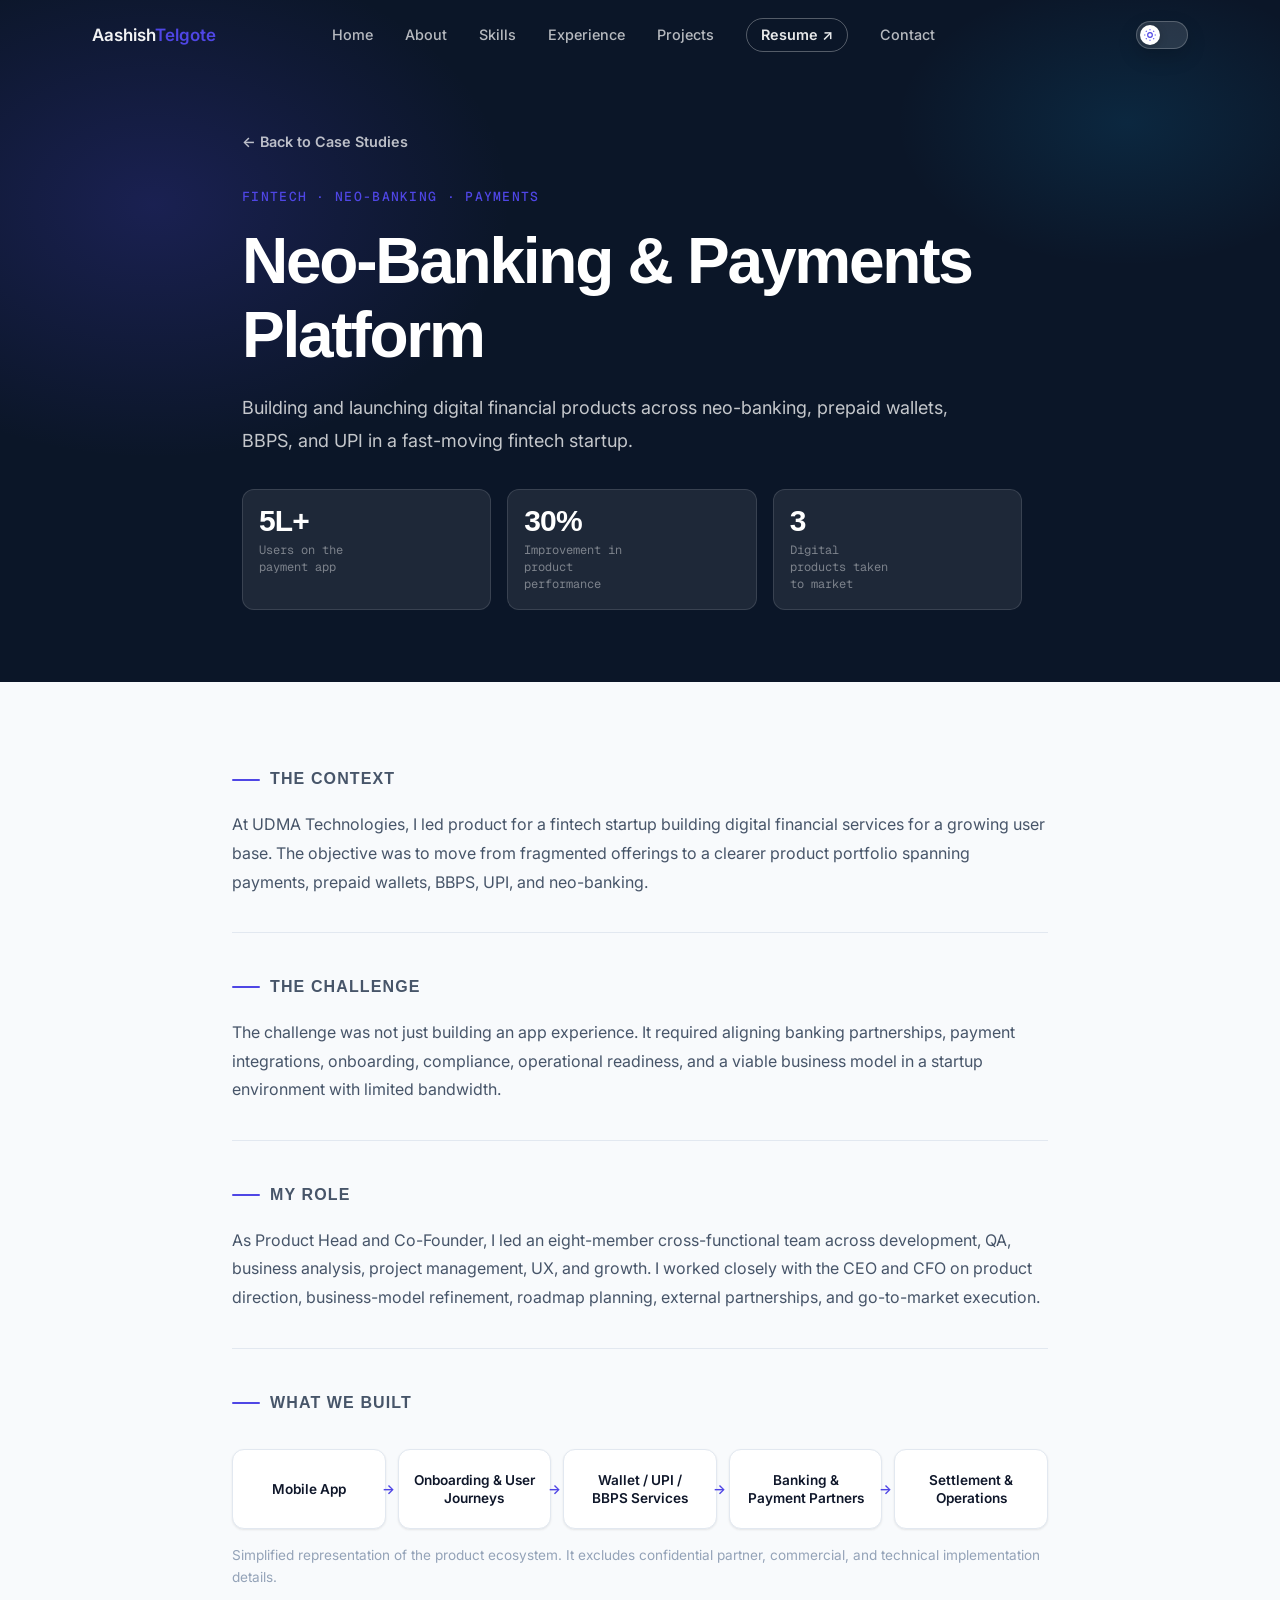
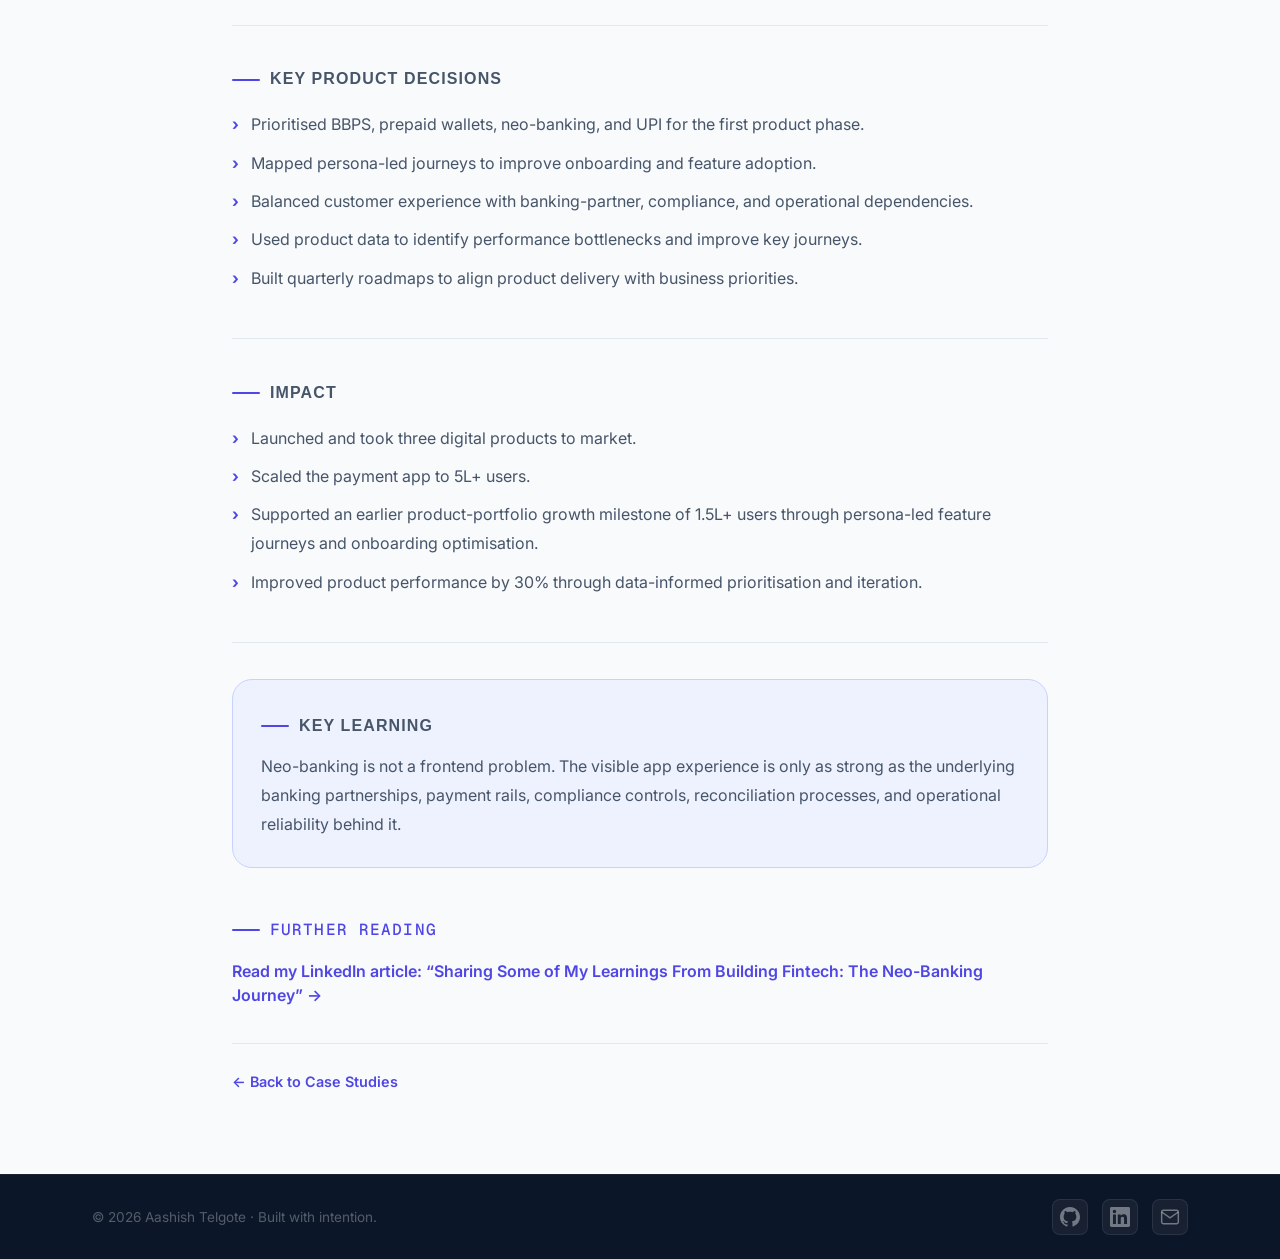
<file: projects/digital-banking/neo-banking-payments.html>
<!DOCTYPE html>
<html lang="en">
<head>
  <meta charset="UTF-8" />
  <meta name="viewport" content="width=device-width, initial-scale=1.0" />
  <meta name="description" content="Case study on building and launching digital financial products across neo-banking, prepaid wallets, BBPS, and UPI in a fintech startup." />
  <title>Neo-Banking &amp; Payments Platform | Aashish Telgote Case Study</title>
  <meta name="author" content="Aashish Telgote">
  <link rel="icon" type="image/svg+xml" href="../../assets/images/favicon/favicon.svg">
  <link rel="icon" type="image/x-icon" href="../../assets/images/favicon/favicon.ico">
  <link rel="icon" type="image/png" sizes="32x32" href="../../assets/images/favicon/favicon-32x32.png">
  <link rel="icon" type="image/png" sizes="16x16" href="../../assets/images/favicon/favicon-16x16.png">
  <link rel="apple-touch-icon" sizes="180x180" href="../../assets/images/favicon/apple-touch-icon.png">
  <link rel="manifest" href="../../assets/images/favicon/site.webmanifest">
  <meta property="og:type" content="article">
  <meta property="og:url" content="https://aashishlabs.github.io/projects/digital-banking/neo-banking-payments.html">
  <meta property="og:title" content="Neo-Banking &amp; Payments Platform | Aashish Telgote Case Study">
  <meta property="og:description" content="Building and launching digital financial products across neo-banking, prepaid wallets, BBPS, and UPI in a fintech startup.">
  <meta property="og:image" content="https://aashishlabs.github.io/assets/images/favicon/og-image.jpg">
  <link rel="preconnect" href="https://api.fontshare.com" crossorigin />
  <link rel="preconnect" href="https://fonts.googleapis.com" />
  <link rel="preconnect" href="https://fonts.gstatic.com" crossorigin />
  <link href="https://api.fontshare.com/v2/css?f[]=cabinet-grotesk@600,700&display=swap" rel="stylesheet" />
  <link href="https://fonts.googleapis.com/css2?family=Geist+Mono:wght@400;500&family=Inter:wght@400;500;600&display=swap" rel="stylesheet" />
  <script>
    (() => {
      const storedTheme = localStorage.getItem('theme');
      const prefersDark = window.matchMedia('(prefers-color-scheme: dark)').matches;
      document.documentElement.dataset.theme = storedTheme || (prefersDark ? 'dark' : 'light');
    })();
  </script>
  <link rel="stylesheet" href="../../assets/css/style.css?v=1.6" />
</head>
<body>
  <header class="nav" id="nav">
    <div class="container nav__inner">
      <a href="../../index.html#hero" class="nav__logo" aria-label="Home">Aashish<span>Telgote</span></a>
      <nav class="nav__links" id="navLinks" aria-label="Primary navigation">
        <a href="../../index.html#hero">Home</a>
        <a href="../../index.html#about">About</a>
        <a href="../../index.html#skills">Skills</a>
        <a href="../../index.html#experience">Experience</a>
        <a href="../../index.html#case-studies">Projects</a>
        <a href="../../assets/files/Aashish_Telgote_Resume.pdf" class="nav__resume" target="_blank" rel="noopener">Resume ↗</a>
        <a href="../../index.html#contact">Contact</a>
      </nav>
      <button class="theme-toggle" id="themeToggle" type="button" aria-label="Switch to dark mode" aria-pressed="false">
        <span class="theme-toggle__track" aria-hidden="true"><span class="theme-toggle__thumb">
          <svg class="theme-toggle__icon theme-toggle__icon--sun" width="14" height="14" viewBox="0 0 24 24" fill="none" stroke="currentColor" stroke-width="2" aria-hidden="true"><circle cx="12" cy="12" r="4"></circle><path d="M12 2v2"></path><path d="M12 20v2"></path><path d="m4.93 4.93 1.41 1.41"></path><path d="m17.66 17.66 1.41 1.41"></path><path d="M2 12h2"></path><path d="M20 12h2"></path><path d="m6.34 17.66-1.41 1.41"></path><path d="m19.07 4.93-1.41 1.41"></path></svg>
          <svg class="theme-toggle__icon theme-toggle__icon--moon" width="14" height="14" viewBox="0 0 24 24" fill="none" stroke="currentColor" stroke-width="2" aria-hidden="true"><path d="M20.98 12.74A8.5 8.5 0 0 1 11.26 3.02 7.5 7.5 0 1 0 20.98 12.74Z"></path></svg>
        </span></span>
      </button>
      <button type="button" class="nav__toggle" id="navToggle" aria-label="Toggle navigation" aria-expanded="false" aria-controls="navLinks"><span></span><span></span><span></span></button>
    </div>
  </header>

  <main>
    <section class="case-hero section--dark">
      <div class="container case-hero__inner">
        <a href="../../index.html#case-studies" class="case-back">← Back to Case Studies</a>
        <p class="eyebrow">Fintech · Neo-Banking · Payments</p>
        <h1 class="case-title">Neo-Banking &amp; Payments Platform</h1>
        <p class="case-intro">Building and launching digital financial products across neo-banking, prepaid wallets, BBPS, and UPI in a fast-moving fintech startup.</p>
        <div class="case-metrics" aria-label="Key metrics">
          <div class="metric"><span class="metric__val">5L+</span><span class="metric__label">Users on the payment app</span></div>
          <div class="metric"><span class="metric__val">30%</span><span class="metric__label">Improvement in product performance</span></div>
          <div class="metric"><span class="metric__val">3</span><span class="metric__label">Digital products taken to market</span></div>
        </div>
      </div>
    </section>
    <section class="section">
      <div class="container case-study">
        <article class="case-section reveal"><p class="section-label">The Context</p><p>At UDMA Technologies, I led product for a fintech startup building digital financial services for a growing user base. The objective was to move from fragmented offerings to a clearer product portfolio spanning payments, prepaid wallets, BBPS, UPI, and neo-banking.</p></article>
        <article class="case-section reveal"><p class="section-label">The Challenge</p><p>The challenge was not just building an app experience. It required aligning banking partnerships, payment integrations, onboarding, compliance, operational readiness, and a viable business model in a startup environment with limited bandwidth.</p></article>
        <article class="case-section reveal"><p class="section-label">My Role</p><p>As Product Head and Co-Founder, I led an eight-member cross-functional team across development, QA, business analysis, project management, UX, and growth. I worked closely with the CEO and CFO on product direction, business-model refinement, roadmap planning, external partnerships, and go-to-market execution.</p></article>
        <article class="case-section reveal"><p class="section-label">What We Built</p><div class="product-flow" aria-label="Simplified product ecosystem flow"><span>Mobile App</span><span>Onboarding &amp; User Journeys</span><span>Wallet / UPI / BBPS Services</span><span>Banking &amp; Payment Partners</span><span>Settlement &amp; Operations</span></div><p class="case-note">Simplified representation of the product ecosystem. It excludes confidential partner, commercial, and technical implementation details.</p></article>
        <article class="case-section reveal"><p class="section-label">Key Product Decisions</p><ul class="case-list"><li>Prioritised BBPS, prepaid wallets, neo-banking, and UPI for the first product phase.</li><li>Mapped persona-led journeys to improve onboarding and feature adoption.</li><li>Balanced customer experience with banking-partner, compliance, and operational dependencies.</li><li>Used product data to identify performance bottlenecks and improve key journeys.</li><li>Built quarterly roadmaps to align product delivery with business priorities.</li></ul></article>
        <article class="case-section reveal"><p class="section-label">Impact</p><ul class="case-list"><li>Launched and took three digital products to market.</li><li>Scaled the payment app to 5L+ users.</li><li>Supported an earlier product-portfolio growth milestone of 1.5L+ users through persona-led feature journeys and onboarding optimisation.</li><li>Improved product performance by 30% through data-informed prioritisation and iteration.</li></ul></article>
        <article class="case-section case-section--learning reveal"><p class="section-label">Key Learning</p><p>Neo-banking is not a frontend problem. The visible app experience is only as strong as the underlying banking partnerships, payment rails, compliance controls, reconciliation processes, and operational reliability behind it.</p></article>
        <aside class="case-reading reveal" aria-label="Further Reading">
          <p class="section-label">Further Reading</p>
          <a href="https://www.linkedin.com/pulse/sharing-some-my-learnings-from-building-fintechthe-neo-telgote-ifguf" target="_blank" rel="noopener noreferrer">Read my LinkedIn article: “Sharing Some of My Learnings From Building Fintech: The Neo-Banking Journey” →</a>
        </aside>
        <div class="case-bottom-nav reveal">
          <a href="../../index.html#case-studies" class="case-back">← Back to Case Studies</a>
        </div>
      </div>
    </section>
  </main>
  <footer class="footer">
    <div class="container footer__inner">
      <span>© 2026 Aashish Telgote · Built with intention.</span>
      <div class="footer__links">
        <a href="https://github.com/aashishlabs" target="_blank" rel="noopener" aria-label="GitHub" class="footer__icon"><svg width="20" height="20" viewBox="0 0 24 24" fill="currentColor" aria-hidden="true"><path d="M12 0C5.37 0 0 5.37 0 12c0 5.3 3.438 9.8 8.205 11.385.6.113.82-.258.82-.577 0-.285-.01-1.04-.015-2.04-3.338.724-4.042-1.61-4.042-1.61-.546-1.385-1.335-1.755-1.335-1.755-1.087-.744.084-.729.084-.729 1.205.084 1.838 1.236 1.838 1.236 1.07 1.835 2.809 1.305 3.495.998.108-.776.417-1.305.76-1.605-2.665-.3-5.466-1.332-5.466-5.93 0-1.31.465-2.38 1.235-3.22-.135-.303-.54-1.523.105-3.176 0 0 1.005-.322 3.3 1.23.96-.267 1.98-.399 3-.405 1.02.006 2.04.138 3 .405 2.28-1.552 3.285-1.23 3.285-1.23.645 1.653.24 2.873.12 3.176.765.84 1.23 1.91 1.23 3.22 0 4.61-2.805 5.625-5.475 5.92.42.36.81 1.096.81 2.22 0 1.606-.015 2.896-.015 3.286 0 .315.21.69.825.57C20.565 21.795 24 17.295 24 12c0-6.63-5.37-12-12-12"/></svg></a>
        <a href="https://www.linkedin.com/in/aashishtelgote" target="_blank" rel="noopener" aria-label="LinkedIn" class="footer__icon"><svg width="20" height="20" viewBox="0 0 24 24" fill="currentColor" aria-hidden="true"><path d="M20.447 20.452h-3.554v-5.569c0-1.328-.027-3.037-1.852-3.037-1.853 0-2.136 1.445-2.136 2.939v5.667H9.351V9h3.414v1.561h.046c.477-.9 1.637-1.85 3.37-1.85 3.601 0 4.267 2.37 4.267 5.455v6.286zM5.337 7.433a2.062 2.062 0 0 1-2.063-2.065 2.064 2.064 0 1 1 2.063 2.065zm1.782 13.019H3.555V9h3.564v11.452zM22.225 0H1.771C.792 0 0 .774 0 1.729v20.542C0 23.227.792 24 1.771 24h20.451C23.2 24 24 23.227 24 22.271V1.729C24 .774 23.2 0 22.222 0h.003z"/></svg></a>
        <a href="mailto:aashish.telgote@gmail.com" aria-label="Email" class="footer__icon"><svg width="20" height="20" viewBox="0 0 24 24" fill="none" stroke="currentColor" stroke-width="1.75" aria-hidden="true"><path d="M4 4h16c1.1 0 2 .9 2 2v12c0 1.1-.9 2-2 2H4c-1.1 0-2-.9-2-2V6c0-1.1.9-2 2-2z"/><polyline points="22,6 12,13 2,6"/></svg></a>
      </div>
    </div>
  </footer>
  <script>
    (() => {
      'use strict';
      const nav = document.getElementById('nav');
      const onScroll = () => nav.classList.toggle('nav--scrolled', window.scrollY > 60);
      window.addEventListener('scroll', onScroll, { passive: true });
      onScroll();
      const themeToggle = document.getElementById('themeToggle');
      const setTheme = theme => { const isDark = theme === 'dark'; document.documentElement.dataset.theme = theme; localStorage.setItem('theme', theme); themeToggle.setAttribute('aria-pressed', String(isDark)); themeToggle.setAttribute('aria-label', 'Switch to ' + (isDark ? 'light' : 'dark') + ' mode'); };
      setTheme(document.documentElement.dataset.theme || 'light');
      themeToggle.addEventListener('click', () => setTheme(document.documentElement.dataset.theme === 'dark' ? 'light' : 'dark'));
      const toggle = document.getElementById('navToggle');
      const navLinks = document.getElementById('navLinks');
      const closeMobileNav = () => { toggle.setAttribute('aria-expanded', 'false'); nav.classList.remove('nav--menu-open'); navLinks.classList.remove('nav__links--open'); document.body.classList.remove('no-scroll'); };
      toggle.addEventListener('click', () => { const shouldOpen = toggle.getAttribute('aria-expanded') !== 'true'; toggle.setAttribute('aria-expanded', String(shouldOpen)); nav.classList.toggle('nav--menu-open', shouldOpen); navLinks.classList.toggle('nav__links--open', shouldOpen); document.body.classList.toggle('no-scroll', shouldOpen); });
      navLinks.querySelectorAll('a').forEach(link => link.addEventListener('click', closeMobileNav));
      const revealEls = document.querySelectorAll('.reveal');
      if ('IntersectionObserver' in window) { const revealObserver = new IntersectionObserver(entries => { entries.forEach(entry => { if (entry.isIntersecting) { entry.target.classList.add('revealed'); revealObserver.unobserve(entry.target); } }); }, { threshold: 0.12, rootMargin: '0px 0px -40px 0px' }); revealEls.forEach(el => revealObserver.observe(el)); } else { revealEls.forEach(el => el.classList.add('revealed')); }
    })();
  </script>
</body>
</html>
</file>
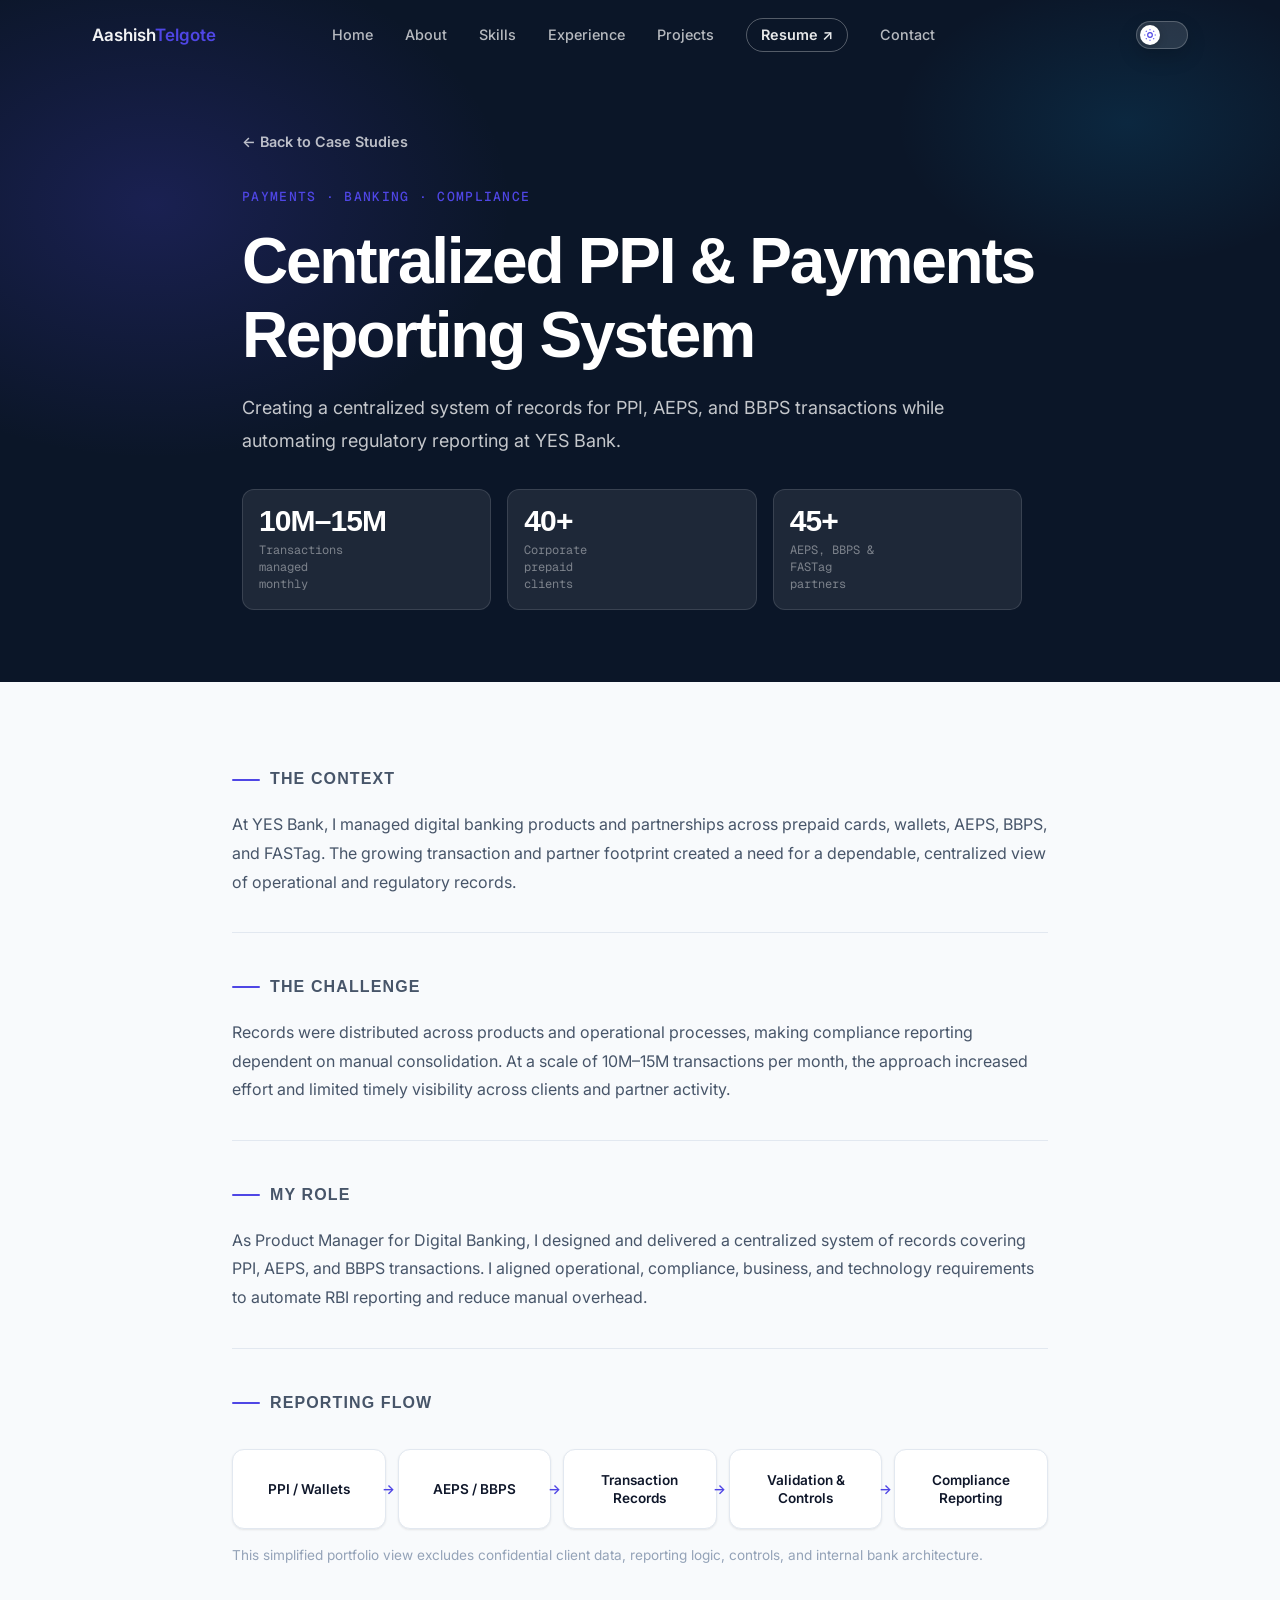
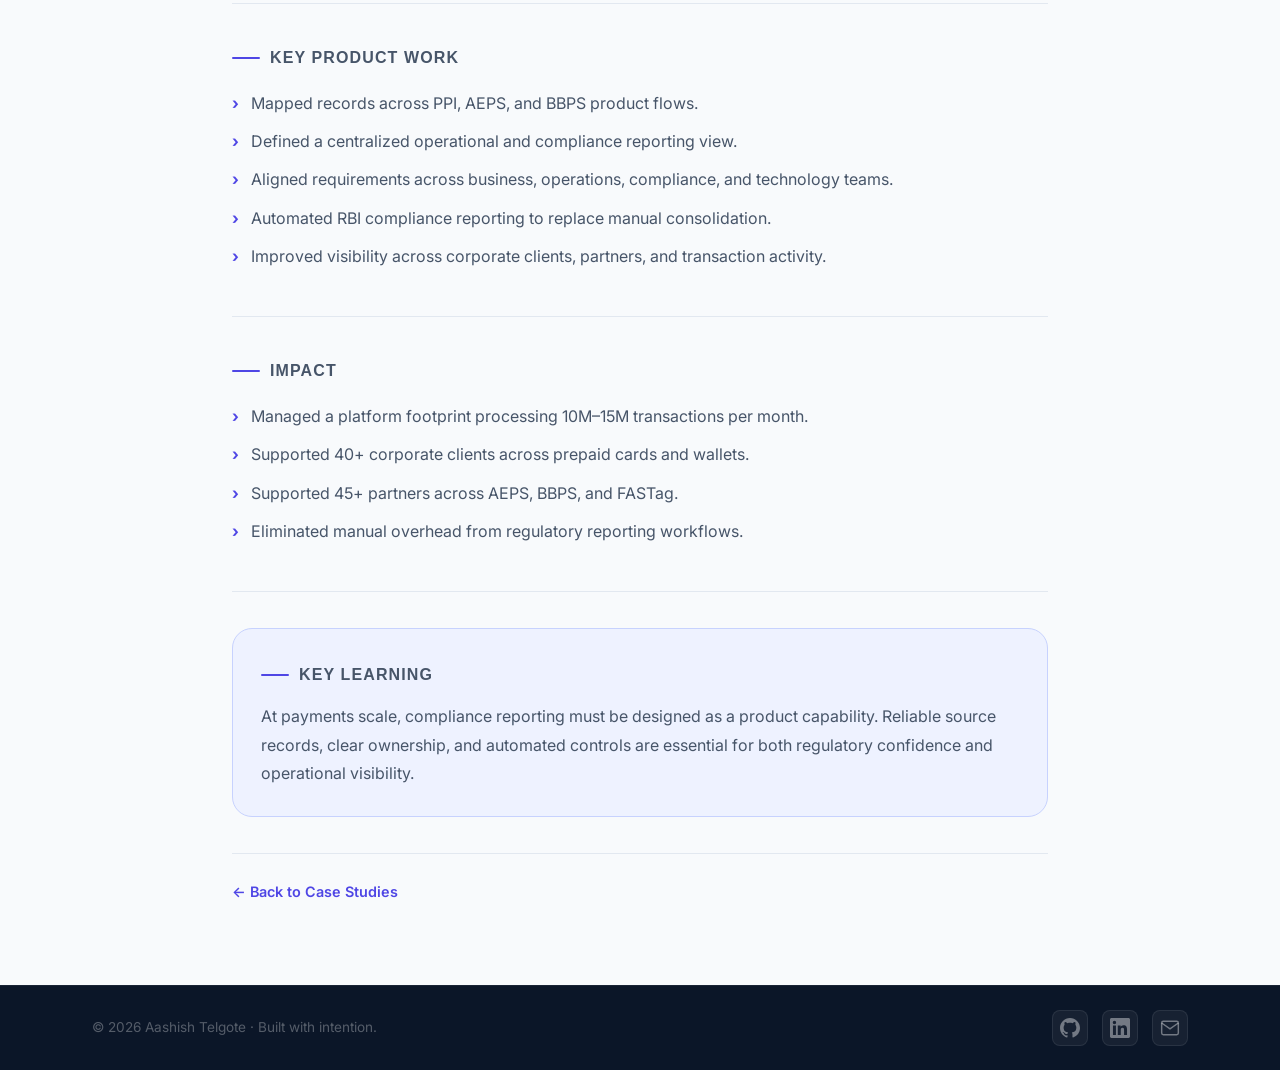
<file: projects/payments/centralized-compliance-reporting.html>
<!DOCTYPE html>
<html lang="en">
<head>
  <meta charset="UTF-8" />
  <meta name="viewport" content="width=device-width, initial-scale=1.0" />
  <meta name="description" content="Case study on a centralized PPI, AEPS, and BBPS reporting system that automated RBI compliance reporting at YES Bank." />
  <title>Centralized Payments Reporting System | Aashish Telgote Case Study</title>
  <meta name="author" content="Aashish Telgote">
  <link rel="icon" type="image/svg+xml" href="../../assets/images/favicon/favicon.svg">
  <link rel="icon" type="image/x-icon" href="../../assets/images/favicon/favicon.ico">
  <link rel="icon" type="image/png" sizes="32x32" href="../../assets/images/favicon/favicon-32x32.png">
  <link rel="icon" type="image/png" sizes="16x16" href="../../assets/images/favicon/favicon-16x16.png">
  <link rel="apple-touch-icon" sizes="180x180" href="../../assets/images/favicon/apple-touch-icon.png">
  <link rel="manifest" href="../../assets/images/favicon/site.webmanifest">
  <meta property="og:type" content="article">
  <meta property="og:url" content="https://aashishlabs.github.io/projects/payments/centralized-compliance-reporting.html">
  <meta property="og:title" content="Centralized Payments Reporting System | Aashish Telgote Case Study">
  <meta property="og:description" content="Automating PPI, AEPS, and BBPS records and regulatory reporting at YES Bank.">
  <meta property="og:image" content="https://aashishlabs.github.io/assets/images/favicon/og-image.jpg">
  <link rel="preconnect" href="https://api.fontshare.com" crossorigin />
  <link rel="preconnect" href="https://fonts.googleapis.com" />
  <link rel="preconnect" href="https://fonts.gstatic.com" crossorigin />
  <link href="https://api.fontshare.com/v2/css?f[]=cabinet-grotesk@600,700&display=swap" rel="stylesheet" />
  <link href="https://fonts.googleapis.com/css2?family=Geist+Mono:wght@400;500&family=Inter:wght@400;500;600&display=swap" rel="stylesheet" />
  <script>
    (() => {
      const storedTheme = localStorage.getItem('theme');
      const prefersDark = window.matchMedia('(prefers-color-scheme: dark)').matches;
      document.documentElement.dataset.theme = storedTheme || (prefersDark ? 'dark' : 'light');
    })();
  </script>
  <link rel="stylesheet" href="../../assets/css/style.css?v=1.6" />
</head>
<body>
  <header class="nav" id="nav">
    <div class="container nav__inner">
      <a href="../../index.html#hero" class="nav__logo" aria-label="Home">Aashish<span>Telgote</span></a>
      <nav class="nav__links" id="navLinks" aria-label="Primary navigation">
        <a href="../../index.html#hero">Home</a>
        <a href="../../index.html#about">About</a>
        <a href="../../index.html#skills">Skills</a>
        <a href="../../index.html#experience">Experience</a>
        <a href="../../index.html#case-studies">Projects</a>
        <a href="../../assets/files/Aashish_Telgote_Resume.pdf" class="nav__resume" target="_blank" rel="noopener">Resume ↗</a>
        <a href="../../index.html#contact">Contact</a>
      </nav>
      <button class="theme-toggle" id="themeToggle" type="button" aria-label="Switch to dark mode" aria-pressed="false">
        <span class="theme-toggle__track" aria-hidden="true"><span class="theme-toggle__thumb">
          <svg class="theme-toggle__icon theme-toggle__icon--sun" width="14" height="14" viewBox="0 0 24 24" fill="none" stroke="currentColor" stroke-width="2" aria-hidden="true"><circle cx="12" cy="12" r="4"></circle><path d="M12 2v2"></path><path d="M12 20v2"></path><path d="m4.93 4.93 1.41 1.41"></path><path d="m17.66 17.66 1.41 1.41"></path><path d="M2 12h2"></path><path d="M20 12h2"></path><path d="m6.34 17.66-1.41 1.41"></path><path d="m19.07 4.93-1.41 1.41"></path></svg>
          <svg class="theme-toggle__icon theme-toggle__icon--moon" width="14" height="14" viewBox="0 0 24 24" fill="none" stroke="currentColor" stroke-width="2" aria-hidden="true"><path d="M20.98 12.74A8.5 8.5 0 0 1 11.26 3.02 7.5 7.5 0 1 0 20.98 12.74Z"></path></svg>
        </span></span>
      </button>
      <button type="button" class="nav__toggle" id="navToggle" aria-label="Toggle navigation" aria-expanded="false" aria-controls="navLinks"><span></span><span></span><span></span></button>
    </div>
  </header>

  <main>
    <section class="case-hero section--dark">
      <div class="container case-hero__inner">
        <a href="../../index.html#case-studies" class="case-back">← Back to Case Studies</a>
        <p class="eyebrow">Payments · Banking · Compliance</p>
        <h1 class="case-title">Centralized PPI &amp; Payments Reporting System</h1>
        <p class="case-intro">Creating a centralized system of records for PPI, AEPS, and BBPS transactions while automating regulatory reporting at YES Bank.</p>
        <div class="case-metrics" aria-label="Key scale metrics">
          <div class="metric"><span class="metric__val">10M–15M</span><span class="metric__label">Transactions managed monthly</span></div>
          <div class="metric"><span class="metric__val">40+</span><span class="metric__label">Corporate prepaid clients</span></div>
          <div class="metric"><span class="metric__val">45+</span><span class="metric__label">AEPS, BBPS &amp; FASTag partners</span></div>
        </div>
      </div>
    </section>
    <section class="section">
      <div class="container case-study">
        <article class="case-section reveal"><p class="section-label">The Context</p><p>At YES Bank, I managed digital banking products and partnerships across prepaid cards, wallets, AEPS, BBPS, and FASTag. The growing transaction and partner footprint created a need for a dependable, centralized view of operational and regulatory records.</p></article>
        <article class="case-section reveal"><p class="section-label">The Challenge</p><p>Records were distributed across products and operational processes, making compliance reporting dependent on manual consolidation. At a scale of 10M–15M transactions per month, the approach increased effort and limited timely visibility across clients and partner activity.</p></article>
        <article class="case-section reveal"><p class="section-label">My Role</p><p>As Product Manager for Digital Banking, I designed and delivered a centralized system of records covering PPI, AEPS, and BBPS transactions. I aligned operational, compliance, business, and technology requirements to automate RBI reporting and reduce manual overhead.</p></article>
        <article class="case-section reveal"><p class="section-label">Reporting Flow</p><div class="product-flow" aria-label="Simplified centralized reporting flow"><span>PPI / Wallets</span><span>AEPS / BBPS</span><span>Transaction Records</span><span>Validation &amp; Controls</span><span>Compliance Reporting</span></div><p class="case-note">This simplified portfolio view excludes confidential client data, reporting logic, controls, and internal bank architecture.</p></article>
        <article class="case-section reveal"><p class="section-label">Key Product Work</p><ul class="case-list"><li>Mapped records across PPI, AEPS, and BBPS product flows.</li><li>Defined a centralized operational and compliance reporting view.</li><li>Aligned requirements across business, operations, compliance, and technology teams.</li><li>Automated RBI compliance reporting to replace manual consolidation.</li><li>Improved visibility across corporate clients, partners, and transaction activity.</li></ul></article>
        <article class="case-section reveal"><p class="section-label">Impact</p><ul class="case-list"><li>Managed a platform footprint processing 10M–15M transactions per month.</li><li>Supported 40+ corporate clients across prepaid cards and wallets.</li><li>Supported 45+ partners across AEPS, BBPS, and FASTag.</li><li>Eliminated manual overhead from regulatory reporting workflows.</li></ul></article>
        <article class="case-section case-section--learning reveal"><p class="section-label">Key Learning</p><p>At payments scale, compliance reporting must be designed as a product capability. Reliable source records, clear ownership, and automated controls are essential for both regulatory confidence and operational visibility.</p></article>
        <div class="case-bottom-nav reveal"><a href="../../index.html#case-studies" class="case-back">← Back to Case Studies</a></div>
      </div>
    </section>
  </main>
  <footer class="footer">
    <div class="container footer__inner">
      <span>© 2026 Aashish Telgote · Built with intention.</span>
      <div class="footer__links">
        <a href="https://github.com/aashishlabs" target="_blank" rel="noopener" aria-label="GitHub" class="footer__icon"><svg width="20" height="20" viewBox="0 0 24 24" fill="currentColor" aria-hidden="true"><path d="M12 0C5.37 0 0 5.37 0 12c0 5.3 3.438 9.8 8.205 11.385.6.113.82-.258.82-.577 0-.285-.01-1.04-.015-2.04-3.338.724-4.042-1.61-4.042-1.61-.546-1.385-1.335-1.755-1.335-1.755-1.087-.744.084-.729.084-.729 1.205.084 1.838 1.236 1.838 1.236 1.07 1.835 2.809 1.305 3.495.998.108-.776.417-1.305.76-1.605-2.665-.3-5.466-1.332-5.466-5.93 0-1.31.465-2.38 1.235-3.22-.135-.303-.54-1.523.105-3.176 0 0 1.005-.322 3.3 1.23.96-.267 1.98-.399 3-.405 1.02.006 2.04.138 3 .405 2.28-1.552 3.285-1.23 3.285-1.23.645 1.653.24 2.873.12 3.176.765.84 1.23 1.91 1.23 3.22 0 4.61-2.805 5.625-5.475 5.92.42.36.81 1.096.81 2.22 0 1.606-.015 2.896-.015 3.286 0 .315.21.69.825.57C20.565 21.795 24 17.295 24 12c0-6.63-5.37-12-12-12"/></svg></a>
        <a href="https://www.linkedin.com/in/aashishtelgote" target="_blank" rel="noopener" aria-label="LinkedIn" class="footer__icon"><svg width="20" height="20" viewBox="0 0 24 24" fill="currentColor" aria-hidden="true"><path d="M20.447 20.452h-3.554v-5.569c0-1.328-.027-3.037-1.852-3.037-1.853 0-2.136 1.445-2.136 2.939v5.667H9.351V9h3.414v1.561h.046c.477-.9 1.637-1.85 3.37-1.85 3.601 0 4.267 2.37 4.267 5.455v6.286zM5.337 7.433a2.062 2.062 0 0 1-2.063-2.065 2.064 2.064 0 1 1 2.063 2.065zm1.782 13.019H3.555V9h3.564v11.452zM22.225 0H1.771C.792 0 0 .774 0 1.729v20.542C0 23.227.792 24 1.771 24h20.451C23.2 24 24 23.227 24 22.271V1.729C24 .774 23.2 0 22.222 0h.003z"/></svg></a>
        <a href="mailto:aashish.telgote@gmail.com" aria-label="Email" class="footer__icon"><svg width="20" height="20" viewBox="0 0 24 24" fill="none" stroke="currentColor" stroke-width="1.75" aria-hidden="true"><path d="M4 4h16c1.1 0 2 .9 2 2v12c0 1.1-.9 2-2 2H4c-1.1 0-2-.9-2-2V6c0-1.1.9-2 2-2z"/><polyline points="22,6 12,13 2,6"/></svg></a>
      </div>
    </div>
  </footer>
  <script>
    (() => {
      'use strict';
      const nav = document.getElementById('nav');
      const onScroll = () => nav.classList.toggle('nav--scrolled', window.scrollY > 60);
      window.addEventListener('scroll', onScroll, { passive: true });
      onScroll();
      const themeToggle = document.getElementById('themeToggle');
      const setTheme = theme => { const isDark = theme === 'dark'; document.documentElement.dataset.theme = theme; localStorage.setItem('theme', theme); themeToggle.setAttribute('aria-pressed', String(isDark)); themeToggle.setAttribute('aria-label', 'Switch to ' + (isDark ? 'light' : 'dark') + ' mode'); };
      setTheme(document.documentElement.dataset.theme || 'light');
      themeToggle.addEventListener('click', () => setTheme(document.documentElement.dataset.theme === 'dark' ? 'light' : 'dark'));
      const toggle = document.getElementById('navToggle');
      const navLinks = document.getElementById('navLinks');
      const closeMobileNav = () => { toggle.setAttribute('aria-expanded', 'false'); nav.classList.remove('nav--menu-open'); navLinks.classList.remove('nav__links--open'); document.body.classList.remove('no-scroll'); };
      toggle.addEventListener('click', () => { const shouldOpen = toggle.getAttribute('aria-expanded') !== 'true'; toggle.setAttribute('aria-expanded', String(shouldOpen)); nav.classList.toggle('nav--menu-open', shouldOpen); navLinks.classList.toggle('nav__links--open', shouldOpen); document.body.classList.toggle('no-scroll', shouldOpen); });
      navLinks.querySelectorAll('a').forEach(link => link.addEventListener('click', closeMobileNav));
      const revealEls = document.querySelectorAll('.reveal');
      if ('IntersectionObserver' in window) { const revealObserver = new IntersectionObserver(entries => { entries.forEach(entry => { if (entry.isIntersecting) { entry.target.classList.add('revealed'); revealObserver.unobserve(entry.target); } }); }, { threshold: 0.12, rootMargin: '0px 0px -40px 0px' }); revealEls.forEach(el => revealObserver.observe(el)); } else { revealEls.forEach(el => el.classList.add('revealed')); }
    })();
  </script>
</body>
</html>
</file>
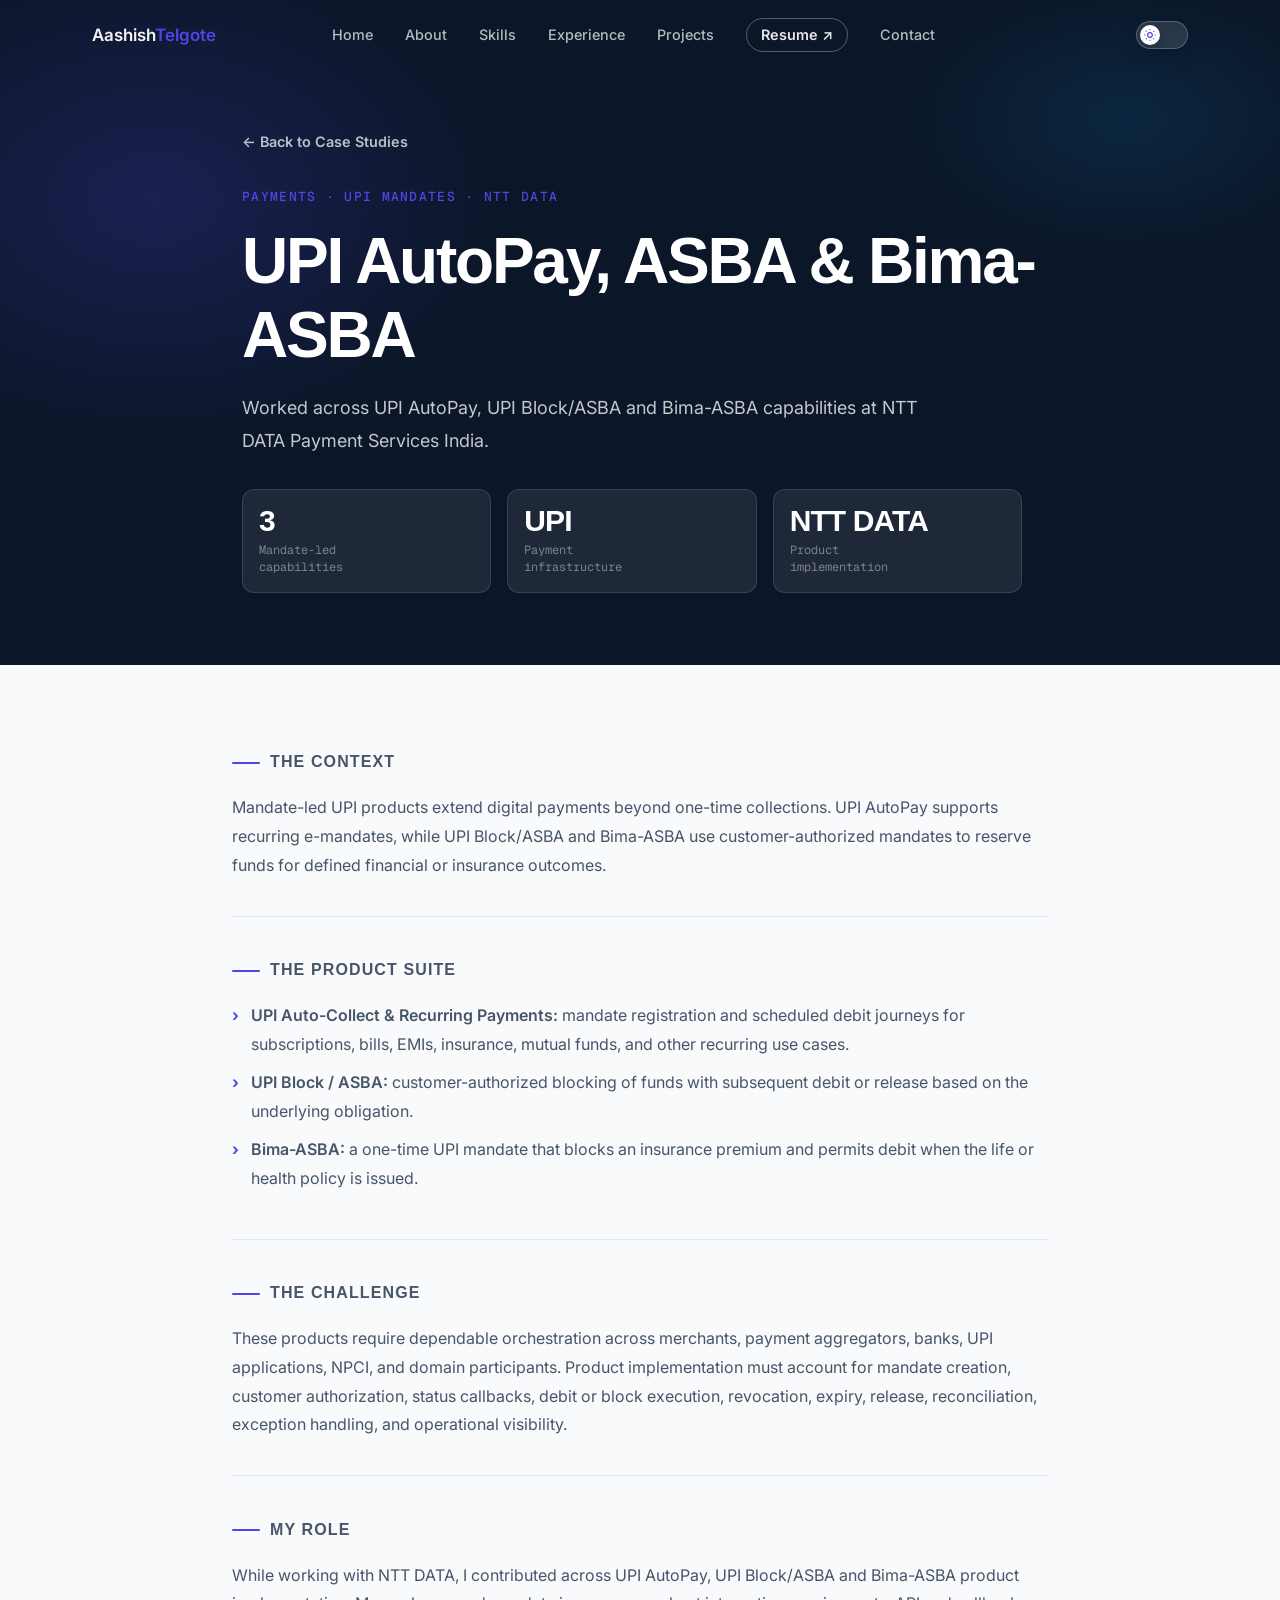
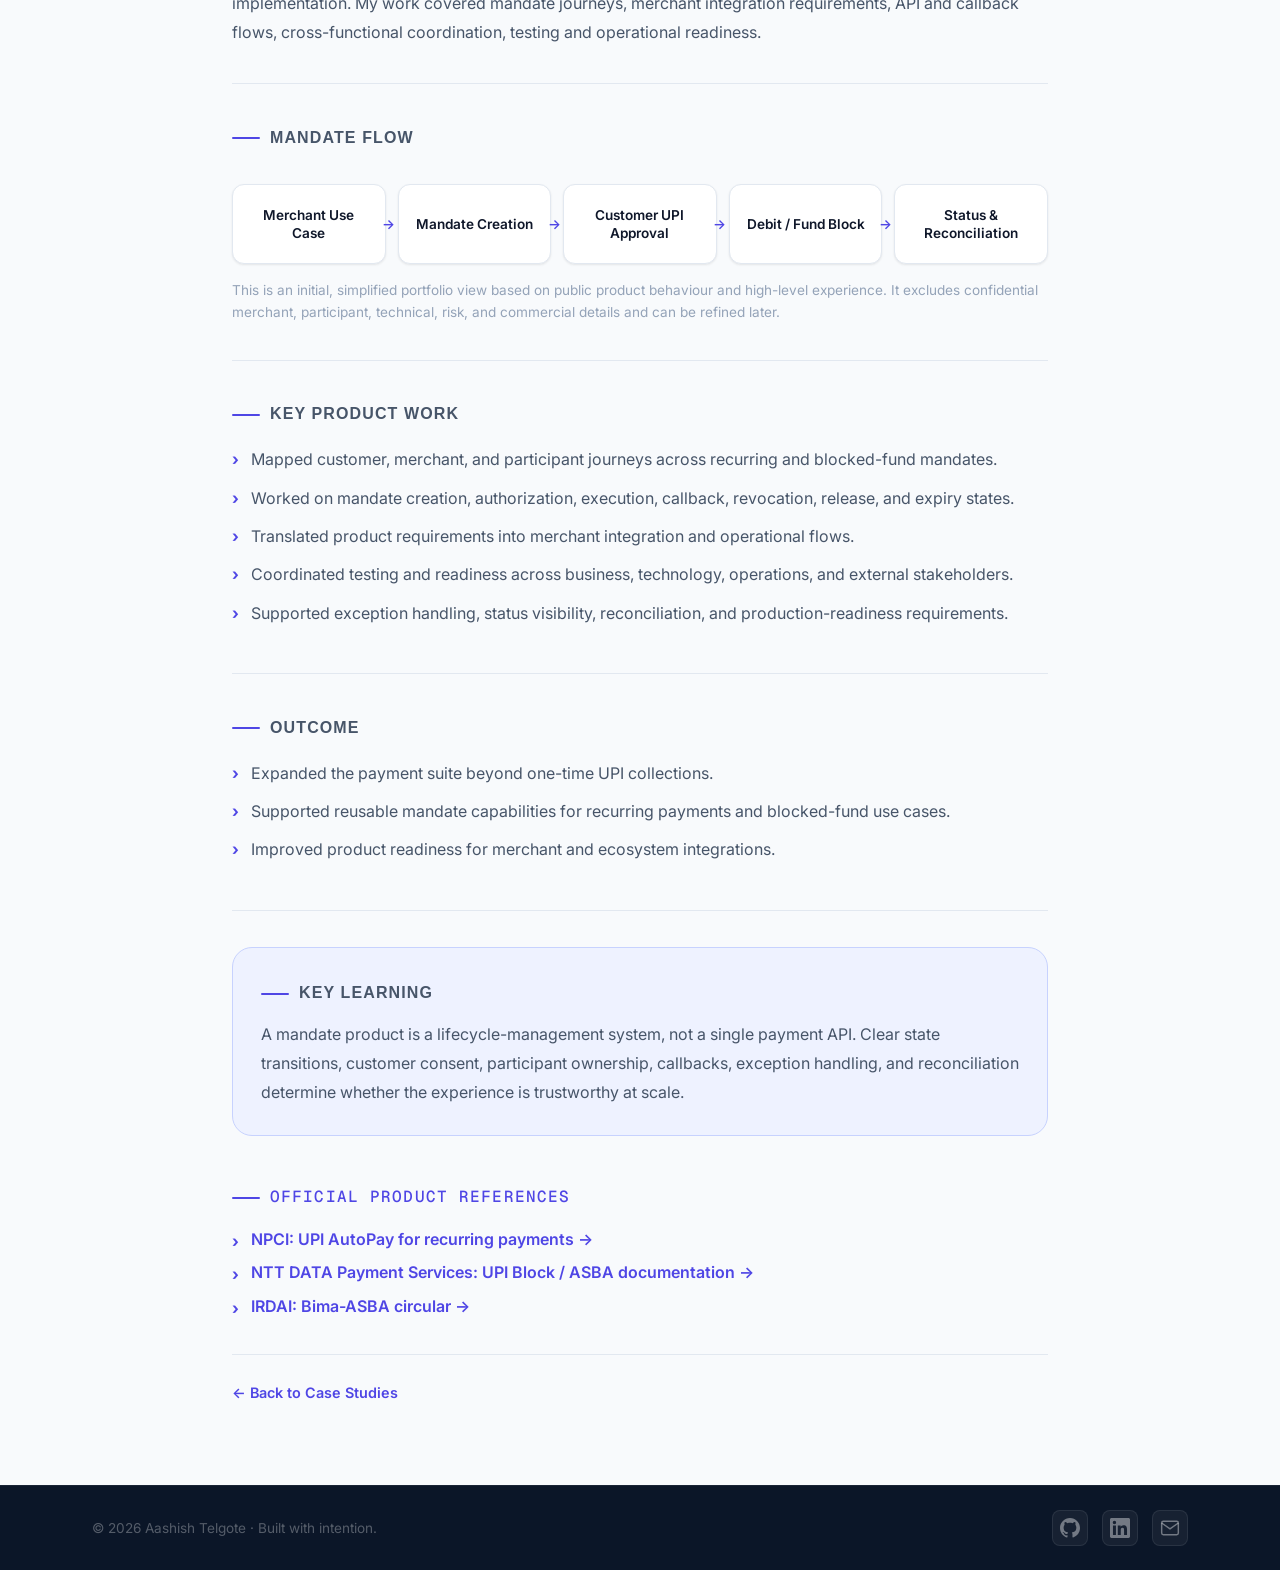
<file: projects/payments/upi-mandates-asba.html>
<!DOCTYPE html>
<html lang="en">
<head>
  <meta charset="UTF-8" />
  <meta name="viewport" content="width=device-width, initial-scale=1.0" />
  <meta name="description" content="Case study on UPI AutoPay, UPI Block/ASBA and Bima-ASBA product implementation work at NTT DATA Payment Services India." />
  <title>UPI AutoPay, ASBA &amp; Bima-ASBA | Aashish Telgote Case Study</title>
  <meta name="author" content="Aashish Telgote">
  <link rel="icon" type="image/svg+xml" href="../../assets/images/favicon/favicon.svg">
  <link rel="icon" type="image/x-icon" href="../../assets/images/favicon/favicon.ico">
  <link rel="icon" type="image/png" sizes="32x32" href="../../assets/images/favicon/favicon-32x32.png">
  <link rel="icon" type="image/png" sizes="16x16" href="../../assets/images/favicon/favicon-16x16.png">
  <link rel="apple-touch-icon" sizes="180x180" href="../../assets/images/favicon/apple-touch-icon.png">
  <link rel="manifest" href="../../assets/images/favicon/site.webmanifest">
  <meta property="og:type" content="article">
  <meta property="og:url" content="https://aashishlabs.github.io/projects/payments/upi-mandates-asba.html">
  <meta property="og:title" content="UPI AutoPay, ASBA &amp; Bima-ASBA | Aashish Telgote Case Study">
  <meta property="og:description" content="Product implementation work across UPI AutoPay, UPI Block/ASBA and Bima-ASBA capabilities at NTT DATA.">
  <meta property="og:image" content="https://aashishlabs.github.io/assets/images/favicon/og-image.jpg">
  <link rel="preconnect" href="https://api.fontshare.com" crossorigin />
  <link rel="preconnect" href="https://fonts.googleapis.com" />
  <link rel="preconnect" href="https://fonts.gstatic.com" crossorigin />
  <link href="https://api.fontshare.com/v2/css?f[]=cabinet-grotesk@600,700&display=swap" rel="stylesheet" />
  <link href="https://fonts.googleapis.com/css2?family=Geist+Mono:wght@400;500&family=Inter:wght@400;500;600&display=swap" rel="stylesheet" />
  <script>
    (() => {
      const storedTheme = localStorage.getItem('theme');
      const prefersDark = window.matchMedia('(prefers-color-scheme: dark)').matches;
      document.documentElement.dataset.theme = storedTheme || (prefersDark ? 'dark' : 'light');
    })();
  </script>
  <link rel="stylesheet" href="../../assets/css/style.css?v=1.6" />
</head>
<body>
  <header class="nav" id="nav">
    <div class="container nav__inner">
      <a href="../../index.html#hero" class="nav__logo" aria-label="Home">Aashish<span>Telgote</span></a>
      <nav class="nav__links" id="navLinks" aria-label="Primary navigation">
        <a href="../../index.html#hero">Home</a>
        <a href="../../index.html#about">About</a>
        <a href="../../index.html#skills">Skills</a>
        <a href="../../index.html#experience">Experience</a>
        <a href="../../index.html#case-studies">Projects</a>
        <a href="../../assets/files/Aashish_Telgote_Resume.pdf" class="nav__resume" target="_blank" rel="noopener">Resume ↗</a>
        <a href="../../index.html#contact">Contact</a>
      </nav>
      <button class="theme-toggle" id="themeToggle" type="button" aria-label="Switch to dark mode" aria-pressed="false">
        <span class="theme-toggle__track" aria-hidden="true"><span class="theme-toggle__thumb">
          <svg class="theme-toggle__icon theme-toggle__icon--sun" width="14" height="14" viewBox="0 0 24 24" fill="none" stroke="currentColor" stroke-width="2" aria-hidden="true"><circle cx="12" cy="12" r="4"></circle><path d="M12 2v2"></path><path d="M12 20v2"></path><path d="m4.93 4.93 1.41 1.41"></path><path d="m17.66 17.66 1.41 1.41"></path><path d="M2 12h2"></path><path d="M20 12h2"></path><path d="m6.34 17.66-1.41 1.41"></path><path d="m19.07 4.93-1.41 1.41"></path></svg>
          <svg class="theme-toggle__icon theme-toggle__icon--moon" width="14" height="14" viewBox="0 0 24 24" fill="none" stroke="currentColor" stroke-width="2" aria-hidden="true"><path d="M20.98 12.74A8.5 8.5 0 0 1 11.26 3.02 7.5 7.5 0 1 0 20.98 12.74Z"></path></svg>
        </span></span>
      </button>
      <button type="button" class="nav__toggle" id="navToggle" aria-label="Toggle navigation" aria-expanded="false" aria-controls="navLinks"><span></span><span></span><span></span></button>
    </div>
  </header>

  <main>
    <section class="case-hero section--dark">
      <div class="container case-hero__inner">
        <a href="../../index.html#case-studies" class="case-back">← Back to Case Studies</a>
        <p class="eyebrow">Payments · UPI Mandates · NTT DATA</p>
        <h1 class="case-title">UPI AutoPay, ASBA &amp; Bima-ASBA</h1>
        <p class="case-intro">Worked across UPI AutoPay, UPI Block/ASBA and Bima-ASBA capabilities at NTT DATA Payment Services India.</p>
        <div class="case-metrics" aria-label="Case study highlights">
          <div class="metric"><span class="metric__val">3</span><span class="metric__label">Mandate-led capabilities</span></div>
          <div class="metric"><span class="metric__val">UPI</span><span class="metric__label">Payment infrastructure</span></div>
          <div class="metric"><span class="metric__val">NTT DATA</span><span class="metric__label">Product implementation</span></div>
        </div>
      </div>
    </section>
    <section class="section">
      <div class="container case-study">
        <article class="case-section reveal">
          <p class="section-label">The Context</p>
          <p>Mandate-led UPI products extend digital payments beyond one-time collections. UPI AutoPay supports recurring e-mandates, while UPI Block/ASBA and Bima-ASBA use customer-authorized mandates to reserve funds for defined financial or insurance outcomes.</p>
        </article>
        <article class="case-section reveal">
          <p class="section-label">The Product Suite</p>
          <ul class="case-list">
            <li><strong>UPI Auto-Collect &amp; Recurring Payments:</strong> mandate registration and scheduled debit journeys for subscriptions, bills, EMIs, insurance, mutual funds, and other recurring use cases.</li>
            <li><strong>UPI Block / ASBA:</strong> customer-authorized blocking of funds with subsequent debit or release based on the underlying obligation.</li>
            <li><strong>Bima-ASBA:</strong> a one-time UPI mandate that blocks an insurance premium and permits debit when the life or health policy is issued.</li>
          </ul>
        </article>
        <article class="case-section reveal">
          <p class="section-label">The Challenge</p>
          <p>These products require dependable orchestration across merchants, payment aggregators, banks, UPI applications, NPCI, and domain participants. Product implementation must account for mandate creation, customer authorization, status callbacks, debit or block execution, revocation, expiry, release, reconciliation, exception handling, and operational visibility.</p>
        </article>
        <article class="case-section reveal">
          <p class="section-label">My Role</p>
          <p>While working with NTT DATA, I contributed across UPI AutoPay, UPI Block/ASBA and Bima-ASBA product implementation. My work covered mandate journeys, merchant integration requirements, API and callback flows, cross-functional coordination, testing and operational readiness.</p>
        </article>
        <article class="case-section reveal">
          <p class="section-label">Mandate Flow</p>
          <div class="product-flow" aria-label="Simplified UPI mandate product flow"><span>Merchant Use Case</span><span>Mandate Creation</span><span>Customer UPI Approval</span><span>Debit / Fund Block</span><span>Status &amp; Reconciliation</span></div>
          <p class="case-note">This is an initial, simplified portfolio view based on public product behaviour and high-level experience. It excludes confidential merchant, participant, technical, risk, and commercial details and can be refined later.</p>
        </article>
        <article class="case-section reveal">
          <p class="section-label">Key Product Work</p>
          <ul class="case-list">
            <li>Mapped customer, merchant, and participant journeys across recurring and blocked-fund mandates.</li>
            <li>Worked on mandate creation, authorization, execution, callback, revocation, release, and expiry states.</li>
            <li>Translated product requirements into merchant integration and operational flows.</li>
            <li>Coordinated testing and readiness across business, technology, operations, and external stakeholders.</li>
            <li>Supported exception handling, status visibility, reconciliation, and production-readiness requirements.</li>
          </ul>
        </article>
        <article class="case-section reveal">
          <p class="section-label">Outcome</p>
          <ul class="case-list">
            <li>Expanded the payment suite beyond one-time UPI collections.</li>
            <li>Supported reusable mandate capabilities for recurring payments and blocked-fund use cases.</li>
            <li>Improved product readiness for merchant and ecosystem integrations.</li>
          </ul>
        </article>
        <article class="case-section case-section--learning reveal">
          <p class="section-label">Key Learning</p>
          <p>A mandate product is a lifecycle-management system, not a single payment API. Clear state transitions, customer consent, participant ownership, callbacks, exception handling, and reconciliation determine whether the experience is trustworthy at scale.</p>
        </article>
        <aside class="case-reading reveal" aria-label="Official product references">
          <p class="section-label">Official Product References</p>
          <ul class="case-list">
            <li><a href="https://www.npci.org.in/product/autopay" target="_blank" rel="noopener noreferrer">NPCI: UPI AutoPay for recurring payments →</a></li>
            <li><a href="https://in.nttdatapay.com/docs/integration-guide/recurring-payments/ASBA" target="_blank" rel="noopener noreferrer">NTT DATA Payment Services: UPI Block / ASBA documentation →</a></li>
            <li><a href="https://irdai.gov.in/web/guest/circulars?filterDepartment=CAD&amp;filtersApplied=true" target="_blank" rel="noopener noreferrer">IRDAI: Bima-ASBA circular →</a></li>
          </ul>
        </aside>
        <div class="case-bottom-nav reveal">
          <a href="../../index.html#case-studies" class="case-back">← Back to Case Studies</a>
        </div>
      </div>
    </section>
  </main>
  <footer class="footer">
    <div class="container footer__inner">
      <span>© 2026 Aashish Telgote · Built with intention.</span>
      <div class="footer__links">
        <a href="https://github.com/aashishlabs" target="_blank" rel="noopener" aria-label="GitHub" class="footer__icon"><svg width="20" height="20" viewBox="0 0 24 24" fill="currentColor" aria-hidden="true"><path d="M12 0C5.37 0 0 5.37 0 12c0 5.3 3.438 9.8 8.205 11.385.6.113.82-.258.82-.577 0-.285-.01-1.04-.015-2.04-3.338.724-4.042-1.61-4.042-1.61-.546-1.385-1.335-1.755-1.335-1.755-1.087-.744.084-.729.084-.729 1.205.084 1.838 1.236 1.838 1.236 1.07 1.835 2.809 1.305 3.495.998.108-.776.417-1.305.76-1.605-2.665-.3-5.466-1.332-5.466-5.93 0-1.31.465-2.38 1.235-3.22-.135-.303-.54-1.523.105-3.176 0 0 1.005-.322 3.3 1.23.96-.267 1.98-.399 3-.405 1.02.006 2.04.138 3 .405 2.28-1.552 3.285-1.23 3.285-1.23.645 1.653.24 2.873.12 3.176.765.84 1.23 1.91 1.23 3.22 0 4.61-2.805 5.625-5.475 5.92.42.36.81 1.096.81 2.22 0 1.606-.015 2.896-.015 3.286 0 .315.21.69.825.57C20.565 21.795 24 17.295 24 12c0-6.63-5.37-12-12-12"/></svg></a>
        <a href="https://www.linkedin.com/in/aashishtelgote" target="_blank" rel="noopener" aria-label="LinkedIn" class="footer__icon"><svg width="20" height="20" viewBox="0 0 24 24" fill="currentColor" aria-hidden="true"><path d="M20.447 20.452h-3.554v-5.569c0-1.328-.027-3.037-1.852-3.037-1.853 0-2.136 1.445-2.136 2.939v5.667H9.351V9h3.414v1.561h.046c.477-.9 1.637-1.85 3.37-1.85 3.601 0 4.267 2.37 4.267 5.455v6.286zM5.337 7.433a2.062 2.062 0 0 1-2.063-2.065 2.064 2.064 0 1 1 2.063 2.065zm1.782 13.019H3.555V9h3.564v11.452zM22.225 0H1.771C.792 0 0 .774 0 1.729v20.542C0 23.227.792 24 1.771 24h20.451C23.2 24 24 23.227 24 22.271V1.729C24 .774 23.2 0 22.222 0h.003z"/></svg></a>
        <a href="mailto:aashish.telgote@gmail.com" aria-label="Email" class="footer__icon"><svg width="20" height="20" viewBox="0 0 24 24" fill="none" stroke="currentColor" stroke-width="1.75" aria-hidden="true"><path d="M4 4h16c1.1 0 2 .9 2 2v12c0 1.1-.9 2-2 2H4c-1.1 0-2-.9-2-2V6c0-1.1.9-2 2-2z"/><polyline points="22,6 12,13 2,6"/></svg></a>
      </div>
    </div>
  </footer>
  <script>
    (() => {
      'use strict';
      const nav = document.getElementById('nav');
      const onScroll = () => nav.classList.toggle('nav--scrolled', window.scrollY > 60);
      window.addEventListener('scroll', onScroll, { passive: true });
      onScroll();
      const themeToggle = document.getElementById('themeToggle');
      const setTheme = theme => { const isDark = theme === 'dark'; document.documentElement.dataset.theme = theme; localStorage.setItem('theme', theme); themeToggle.setAttribute('aria-pressed', String(isDark)); themeToggle.setAttribute('aria-label', 'Switch to ' + (isDark ? 'light' : 'dark') + ' mode'); };
      setTheme(document.documentElement.dataset.theme || 'light');
      themeToggle.addEventListener('click', () => setTheme(document.documentElement.dataset.theme === 'dark' ? 'light' : 'dark'));
      const toggle = document.getElementById('navToggle');
      const navLinks = document.getElementById('navLinks');
      const closeMobileNav = () => { toggle.setAttribute('aria-expanded', 'false'); nav.classList.remove('nav--menu-open'); navLinks.classList.remove('nav__links--open'); document.body.classList.remove('no-scroll'); };
      toggle.addEventListener('click', () => { const shouldOpen = toggle.getAttribute('aria-expanded') !== 'true'; toggle.setAttribute('aria-expanded', String(shouldOpen)); nav.classList.toggle('nav--menu-open', shouldOpen); navLinks.classList.toggle('nav__links--open', shouldOpen); document.body.classList.toggle('no-scroll', shouldOpen); });
      navLinks.querySelectorAll('a').forEach(link => link.addEventListener('click', closeMobileNav));
      const revealEls = document.querySelectorAll('.reveal');
      if ('IntersectionObserver' in window) { const revealObserver = new IntersectionObserver(entries => { entries.forEach(entry => { if (entry.isIntersecting) { entry.target.classList.add('revealed'); revealObserver.unobserve(entry.target); } }); }, { threshold: 0.12, rootMargin: '0px 0px -40px 0px' }); revealEls.forEach(el => revealObserver.observe(el)); } else { revealEls.forEach(el => el.classList.add('revealed')); }
    })();
  </script>
</body>
</html>
</file>
<file: assets/css/style.css>
/* ═══════════════════════════════════════════════
   AASHISH TELGOTE PORTFOLIO — STYLESHEET v3
   Premium Edition: tighter hierarchy, editorial labels
═══════════════════════════════════════════════ */

/* ────────────────────────────────────
   DESIGN TOKENS
──────────────────────────────────── */
:root {
  --bg: #F8FAFC;
  --bg-alt: #F1F5F9;
  --bg-dark: #0B1628;

  --text: #0F172A;
  --text-secondary: #475569;
  --text-muted: #94A3B8;

  --accent: #4F46E5;
  --accent-hover: #4338CA;
  --accent-light: #EEF2FF;
  --accent-border: #C7D2FE;

  --success: #059669;
  --border: #E2E8F0;
  --border-strong: #CBD5E1;

  --font-display: 'Cabinet Grotesk', sans-serif;
  --font-body: 'Inter', sans-serif;
  --font-mono: 'Geist Mono', monospace;

  --section-py: 5rem;
  --container-width: 1160px;
  --container-px: 2rem;

  --radius-sm: 0.375rem;
  --radius: 0.75rem;
  --radius-lg: 1.25rem;

  --shadow-sm: 0 1px 3px rgba(0,0,0,0.05), 0 1px 2px rgba(0,0,0,0.04);
  --shadow:    0 4px 20px rgba(0,0,0,0.08);
  --shadow-lg: 0 20px 50px rgba(0,0,0,0.13);

  --t: 0.2s ease;
  --t-slow: 0.45s ease;
}

html[data-theme="dark"] {
  color-scheme: dark;

  --bg: #0F172A;
  --bg-alt: #111827;
  --bg-dark: #080F1F;

  --text: #F8FAFC;
  --text-secondary: #CBD5E1;
  --text-muted: #94A3B8;

  --accent: #818CF8;
  --accent-hover: #A5B4FC;
  --accent-light: rgba(129,140,248,0.16);
  --accent-border: rgba(129,140,248,0.36);

  --success: #34D399;
  --border: rgba(148,163,184,0.2);
  --border-strong: rgba(148,163,184,0.34);

  --shadow-sm: 0 1px 3px rgba(0,0,0,0.28), 0 1px 2px rgba(0,0,0,0.18);
  --shadow: 0 4px 20px rgba(0,0,0,0.3);
  --shadow-lg: 0 20px 50px rgba(0,0,0,0.42);
}


/* ────────────────────────────────────
   RESET & BASE
──────────────────────────────────── */
*, *::before, *::after { box-sizing: border-box; margin: 0; padding: 0; }

html {
  scroll-behavior: smooth;
  scroll-padding-top: 4.5rem;
  -webkit-text-size-adjust: 100%;
}

body {
  font-family: var(--font-body);
  background-color: #F8FAFC;
  background-color: var(--bg);
  color: #0F172A;
  color: var(--text);
  line-height: 1.65;
  font-size: 1rem;
  -webkit-font-smoothing: antialiased;
}

body.no-scroll { overflow: hidden; }
img  { max-width: 100%; height: auto; display: block; }
a    { color: inherit; text-decoration: none; }
ul   { list-style: none; }
strong { font-weight: 600; }

/* ────────────────────────────────────
   TYPOGRAPHY — PREMIUM HIERARCHY
──────────────────────────────────── */
h1, h2, h3, h4 {
  font-family: var(--font-display);
  font-weight: 700;
  line-height: 1.15;
  letter-spacing: -0.02em;
}
button, input, select, textarea { font-family: inherit; }

/* Section label: "ABOUT" / "EXPERIENCE" — premium accent-line treatment */
.section-label {
  display: inline-flex;
  align-items: center;
  gap: 0.625rem;
  font-family: var(--font-mono);
  font-size: 1rem;
  font-weight: 500;
  letter-spacing: 0.07em;
  text-transform: uppercase;
  color: #4F46E5;
  color: var(--accent);
  margin-bottom: 1rem;
}
.section-label::before {
  content: '';
  display: inline-block;
  width: 28px;
  height: 2px;
  background-color: #4F46E5;
  background-color: var(--accent);
  border-radius: 2px;
  flex-shrink: 0;
}
.section-label--light {
  color: rgba(199,210,254,0.9);
}
.section-label--light::before {
  background-color: rgba(199,210,254,0.7);
}
.section-label--home::before {
  content: '::';
  width: auto;
  height: auto;
  background: none;
}

/* Section heading — confident, not oversized */
.section-heading {
  font-family: var(--font-display);
  font-weight: 700;
  font-size: clamp(1.625rem, 3.25vw, 2.25rem);
  color: #0F172A;
  color: var(--text);
  margin-bottom: 1.25rem;
  line-height: 1.18;
  letter-spacing: -0.025em;
}
.section-heading--light { color: #ffffff; }

.section-sub {
  font-size: 1.0625rem;
  color: #475569;
  color: var(--text-secondary);
  max-width: 580px;
  margin-bottom: 3rem;
  line-height: 1.75;
}

.eyebrow {
  display: block;
  font-family: var(--font-mono);
  font-size: 0.8125rem;
  font-weight: 500;
  letter-spacing: 0.1em;
  text-transform: uppercase;
  color: #4F46E5;
  color: var(--accent);
  margin-bottom: 1.125rem;
}

/* ────────────────────────────────────
   LAYOUT
──────────────────────────────────── */
.container {
  max-width: 1160px;
  max-width: var(--container-width);
  margin-left: auto;
  margin-right: auto;
  padding-left: 2rem;
  padding-right: 2rem;
  padding-left: var(--container-px);
  padding-right: var(--container-px);
}

.section {
  padding-top: 5rem;
  padding-bottom: 5rem;
  padding-top: var(--section-py);
  padding-bottom: var(--section-py);
}
.section--light { background-color: #F1F5F9; background-color: var(--bg-alt); }
.section--dark  { background-color: #0B1628; background-color: var(--bg-dark); color: #fff; }

/* ────────────────────────────────────
   BUTTONS
──────────────────────────────────── */
.btn {
  display: inline-flex;
  align-items: center;
  gap: 0.5rem;
  padding: 0.6875rem 1.5rem;
  border-radius: 0.375rem;
  border-radius: var(--radius-sm);
  font-family: var(--font-body);
  font-weight: 600;
  font-size: 0.9375rem;
  transition: all 0.2s ease;
  cursor: pointer;
  border: 2px solid transparent;
  white-space: nowrap;
}

.btn--primary {
  background-color: #4F46E5;
  background-color: var(--accent);
  color: #ffffff;
  border-color: #4F46E5;
  border-color: var(--accent);
}
.btn--primary:hover {
  background-color: #4338CA;
  background-color: var(--accent-hover);
  border-color: #4338CA;
  border-color: var(--accent-hover);
  transform: translateY(-2px);
  box-shadow: 0 8px 24px rgba(79,70,229,0.35);
}

.btn--ghost {
  background: rgba(255,255,255,0.08);
  color: rgba(255,255,255,0.88);
  border-color: rgba(255,255,255,0.22);
}
.btn--ghost:hover {
  background: rgba(255,255,255,0.16);
  border-color: rgba(255,255,255,0.4);
  transform: translateY(-2px);
}

/* Resume link in nav */
.nav__resume {
  font-family: var(--font-body);
  font-size: 0.875rem;
  font-weight: 600 !important;
  color: rgba(255,255,255,0.9) !important;
  border: 1.5px solid rgba(255,255,255,0.3);
  padding: 0.3rem 0.875rem;
  border-radius: 50px;
  transition: background 0.2s ease, border-color 0.2s ease !important;
}
.nav__resume:hover {
  background: rgba(255,255,255,0.1);
  border-color: rgba(255,255,255,0.6);
  color: rgba(255,255,255,1) !important;
}
.nav__resume::after { display: none !important; }
.nav--scrolled .nav__resume {
  color: #4F46E5 !important;
  color: var(--accent) !important;
  border-color: #C7D2FE !important;
  border-color: var(--accent-border) !important;
  background: #EEF2FF !important;
  background: var(--accent-light) !important;
}
.nav--scrolled .nav__resume:hover {
  background: #C7D2FE !important;
  background: var(--accent-border) !important;
}

/* Hero buttons: both same outline; hover → indigo fill */
.btn--hero {
  background: transparent;
  color: rgba(255,255,255,0.9);
  border: 1.5px solid rgba(255,255,255,0.3);
}
.btn--hero:hover {
  background-color: #4F46E5;
  background-color: var(--accent);
  border-color: #4F46E5;
  border-color: var(--accent);
  color: #ffffff;
  transform: translateY(-2px);
  box-shadow: 0 8px 24px rgba(79,70,229,0.38);
}

/* ────────────────────────────────────
   NAVIGATION
──────────────────────────────────── */
.nav {
  position: fixed;
  top: 0; left: 0; right: 0;
  z-index: 100;
  padding-top: 1.125rem;
  padding-bottom: 1.125rem;
  transition: background 0.45s ease, box-shadow 0.45s ease, padding 0.3s ease;
}
.nav--scrolled {
  background: rgba(248,250,252,0.96);
  backdrop-filter: blur(16px);
  -webkit-backdrop-filter: blur(16px);
  box-shadow: 0 1px 0 #E2E8F0;
  padding-top: 0.75rem;
  padding-bottom: 0.75rem;
}

.nav__inner {
  display: flex;
  flex-direction: row;
  align-items: center;
  gap: 2rem;
}

.nav__logo {
  font-family: var(--font-body);
  font-weight: 600;
  font-size: 1.0625rem;
  color: rgba(255,255,255,0.95);
  flex-shrink: 0;
  transition: color 0.2s ease;
}
.nav--scrolled .nav__logo { color: #0F172A; color: var(--text); }
.nav__logo span { color: #4F46E5; color: var(--accent); }

.nav__links {
  display: flex;
  flex-direction: row;
  align-items: center;
  gap: 2rem;
  margin-left: auto;
  margin-right: auto;
  list-style: none;
  padding: 0;
}
.nav__links a {
  font-family: var(--font-body);
  font-size: 0.9rem;
  font-weight: 500;
  color: rgba(255,255,255,0.7);
  transition: color 0.2s ease;
  position: relative;
  padding-top: 0.25rem;
  padding-bottom: 0.25rem;
}
.nav--scrolled .nav__links a { color: #475569; color: var(--text-secondary); }

.nav__links a::after {
  content: '';
  position: absolute;
  bottom: -2px; left: 0;
  width: 0; height: 2px;
  background: #4F46E5;
  background: var(--accent);
  border-radius: 2px;
  transition: width 0.2s ease;
}
.nav__links a:hover,
.nav__links a.active { color: #fff; }
.nav--scrolled .nav__links a:hover,
.nav--scrolled .nav__links a.active { color: #4F46E5; color: var(--accent); }
.nav__links a:hover::after,
.nav__links a.active::after { width: 100%; }

.nav__toggle {
  display: none;
  flex-direction: column;
  justify-content: center;
  gap: 5px;
  background: none;
  border: none;
  cursor: pointer;
  padding: 6px;
  color: rgba(255,255,255,0.9);
  margin-left: auto;
}
.nav--scrolled .nav__toggle { color: #0F172A; color: var(--text); }
.nav__toggle span {
  display: block;
  width: 22px; height: 2px;
  background: currentColor;
  border-radius: 2px;
  transition: transform 0.2s ease, opacity 0.2s ease;
}


/* Theme toggle */
.theme-toggle {
  display: inline-flex;
  align-items: center;
  justify-content: center;
  flex-shrink: 0;
  margin-left: auto;
  padding: 0;
  background: transparent;
  border: 0;
  cursor: pointer;
  color: #0F172A;
}
.theme-toggle__track {
  position: relative;
  display: inline-flex;
  align-items: center;
  width: 52px;
  height: 28px;
  padding: 3px;
  border-radius: 999px;
  background: rgba(255,255,255,0.12);
  border: 1px solid rgba(255,255,255,0.22);
  box-shadow: 0 8px 20px rgba(0,0,0,0.16);
  transition: background 0.2s ease, border-color 0.2s ease;
}
.theme-toggle__thumb {
  display: inline-flex;
  align-items: center;
  justify-content: center;
  width: 20px;
  height: 20px;
  border-radius: 50%;
  background: #ffffff;
  color: #4F46E5;
  box-shadow: 0 2px 8px rgba(0,0,0,0.2);
  transform: translateX(0);
  transition: transform 0.2s ease, color 0.2s ease, background 0.2s ease;
}
.theme-toggle__icon {
  position: absolute;
  transition: opacity 0.2s ease, transform 0.2s ease;
}
.theme-toggle__icon--moon {
  opacity: 0;
  transform: scale(0.72);
}
.nav--scrolled .theme-toggle__track {
  background: #EEF2FF;
  background: var(--accent-light);
  border-color: #C7D2FE;
  border-color: var(--accent-border);
  box-shadow: none;
}
html[data-theme="dark"] .theme-toggle__track {
  background: rgba(129,140,248,0.22);
  border-color: rgba(165,180,252,0.42);
}
html[data-theme="dark"] .theme-toggle__thumb {
  background: #0F172A;
  color: #C7D2FE;
  transform: translateX(24px);
}
html[data-theme="dark"] .theme-toggle__icon--sun {
  opacity: 0;
  transform: scale(0.72);
}
html[data-theme="dark"] .theme-toggle__icon--moon {
  opacity: 1;
  transform: scale(1);
}

html[data-theme="dark"] .nav--scrolled {
  background: rgba(15,23,42,0.94);
  box-shadow: 0 1px 0 var(--border);
}
html[data-theme="dark"] .nav--scrolled .nav__logo,
html[data-theme="dark"] .nav--scrolled .nav__toggle {
  color: var(--text);
}
html[data-theme="dark"] .nav--scrolled .nav__links a {
  color: var(--text-secondary);
}
html[data-theme="dark"] .nav--scrolled .nav__resume {
  color: var(--accent) !important;
  background: var(--accent-light) !important;
  border-color: var(--accent-border) !important;
}
html[data-theme="dark"] .nav--scrolled .nav__resume:hover {
  background: rgba(129,140,248,0.26) !important;
}
html[data-theme="dark"] .section--light,
html[data-theme="dark"] .project-card__impact {
  background-color: var(--bg-alt);
}
html[data-theme="dark"] .bring-item,
html[data-theme="dark"] .skill-card,
html[data-theme="dark"] .timeline__card,
html[data-theme="dark"] .project-card,
html[data-theme="dark"] .cert-card,
html[data-theme="dark"] .edu-card {
  background: #111827;
  border-color: var(--border);
  box-shadow: var(--shadow-sm);
}
html[data-theme="dark"] .timeline__card--earlier {
  background: #0F172A;
  border-color: var(--border-strong);
}
html[data-theme="dark"] .timeline__dot {
  border-color: var(--bg-alt);
}
html[data-theme="dark"] .timeline__footer,
html[data-theme="dark"] .project-card__impact,
html[data-theme="dark"] .impact-item:first-child {
  border-color: var(--border);
}
html[data-theme="dark"] .project-card:hover,
html[data-theme="dark"] .timeline__card:hover,
html[data-theme="dark"] .cert-card:hover {
  border-color: var(--accent-border);
  box-shadow: var(--shadow);
}
html[data-theme="dark"] .project-card__tag,
html[data-theme="dark"] .tag,
html[data-theme="dark"] .tag--accent,
html[data-theme="dark"] .timeline__period,
html[data-theme="dark"] .cert-card__year {
  background: var(--accent-light);
  border-color: var(--accent-border);
  color: var(--accent);
}

/* ────────────────────────────────────
   HERO — REBALANCED
──────────────────────────────────── */
.hero {
  background-color: #0B1628;
  background-color: var(--bg-dark);
  padding-top: 5.5rem;       /* tighter — content starts just below the nav */
  padding-bottom: 3.5rem;
  min-height: 100vh;
  min-height: 100svh;
  display: flex;
  flex-direction: column;
  align-items: stretch;
  justify-content: center;
  position: relative;
  overflow: hidden;
}

/* Colour wash: subtle radial glow */
.hero::before {
  content: '';
  position: absolute;
  inset: 0;
  background:
    radial-gradient(ellipse 55% 65% at 12% 52%, rgba(79,70,229,0.2) 0%, transparent 58%),
    radial-gradient(ellipse 40% 45% at 88% 18%, rgba(14,165,233,0.13) 0%, transparent 48%);
  pointer-events: none;
  z-index: 0;
}

/* Dot-grid texture */
.hero::after {
  content: '';
  position: absolute;
  inset: 0;
  background-image: radial-gradient(rgba(255,255,255,0.025) 1px, transparent 1px);
  background-size: 30px 30px;
  pointer-events: none;
  z-index: 0;
}

.hero__inner {
  display: grid;
  /* Text gets more space; photo fills right column naturally */
  grid-template-columns: 1.25fr 1fr;
  align-items: flex-start;   /* both columns start at the same top point */
  gap: 3.5rem;
  position: relative;
  z-index: 1;
  width: 100%;
}

.hero__content {
  max-width: 580px;
}

/* HEADLINE: tighter, more controlled */
.hero__headline {
  font-family: var(--font-display);
  font-weight: 700;
  font-size: clamp(1.875rem, 3.8vw, 3.125rem);
  color: #ffffff;
  line-height: 1.1;
  margin-bottom: 1.25rem;
  letter-spacing: -0.03em;
}
.hero__headline em {
  font-style: normal;
  background: linear-gradient(128deg, #818CF8 15%, #38BDF8 85%);
  -webkit-background-clip: text;
  -webkit-text-fill-color: transparent;
  background-clip: text;
}

.hero__sub {
  font-size: 1.0625rem;
  color: rgba(255,255,255,0.58);
  line-height: 1.75;
  margin-bottom: 2rem;
  max-width: 500px;
}

.hero__actions {
  display: flex;
  flex-direction: row;
  gap: 0.875rem;
  flex-wrap: wrap;
  margin-bottom: 3rem;
}

/* Metrics bar */
.hero__metrics {
  display: flex;
  flex-direction: row;
  gap: 2.5rem;
  padding-top: 2rem;
  border-top: 1px solid rgba(255,255,255,0.09);
  flex-wrap: wrap;
}
.metric__val {
  display: block;
  font-family: var(--font-display);
  font-size: 1.875rem;
  font-weight: 700;
  color: #ffffff;
  line-height: 1;
  letter-spacing: -0.03em;
}
.metric__label {
  font-family: var(--font-mono);
  display: block;
  font-size: 0.75rem;
  color: rgba(255,255,255,0.42);
  margin-top: 0.375rem;
  line-height: 1.4;
  max-width: 100px;
}

/* Portrait: top-aligned, fills the right column */
.hero__portrait {
  display: flex;
  justify-content: flex-end;  /* pushes photo to the right edge of its column */
  align-items: flex-start;    /* sticks to the top — "top right" positioning */
  padding-top: 0.5rem;        /* subtle top nudge to optically align with headline */
}
.portrait-wrapper {
  width: 100%;
  max-width: 380px;
  aspect-ratio: 4 / 5;       /* portrait orientation — taller than wide */
  border-radius: 1.5rem;      /* rounded rectangular, NOT circular */
  overflow: hidden;
  border: 1px solid rgba(79,70,229,0.25);
  box-shadow:
    0 2px 0 rgba(255,255,255,0.06) inset,   /* subtle top sheen */
    0 24px 64px rgba(0,0,0,0.55),
    0 0 0 1px rgba(79,70,229,0.1);
  background: linear-gradient(145deg, #1a2d4f 0%, #2a3d6b 100%);
}
.portrait-wrapper img {
  width: 100%; height: 100%;
  object-fit: cover;
  object-position: center top;
}

/* Scroll hint */
.hero__scroll-hint {
  position: absolute;
  bottom: 1.75rem;
  left: 50%;
  transform: translateX(-50%);
  display: flex;
  flex-direction: column;
  align-items: center;
  gap: 0.5rem;
  color: rgba(255,255,255,0.25);
  font-size: 0.625rem;
  font-family: var(--font-mono);
  letter-spacing: 0.14em;
  text-transform: uppercase;
  z-index: 1;
  animation: bounce 2.4s ease-in-out infinite;
}
@keyframes bounce {
  0%, 100% { transform: translateX(-50%) translateY(0); }
  55%       { transform: translateX(-50%) translateY(7px); }
}

/* ────────────────────────────────────
   ABOUT
──────────────────────────────────── */
.about__grid {
  display: grid;
  grid-template-columns: 1fr 1fr;
  gap: 5rem;
  align-items: start;
}

.about__bio .section-heading { margin-bottom: 0.5rem; }
.about__bio p {
  color: #475569;
  color: var(--text-secondary);
  margin-bottom: 1.125rem;
  line-height: 1.8;
  font-size: 1rem;
}
.about__bio .about__hello {
  font-family: var(--font-mono);
  font-size: 1.0625rem;
  font-weight: 500;
  line-height: 1.5;
  margin-bottom: 0.75rem;
}
.about__bio p:last-of-type { margin-bottom: 0; }

.about__links {
  display: flex;
  flex-direction: row;
  gap: 1.5rem;
  margin-top: 2rem;
}
.social-link {
  display: inline-flex;
  align-items: center;
  gap: 0.5rem;
  font-family: var(--font-body);
  font-weight: 600;
  font-size: 0.9rem;
  color: #4F46E5;
  color: var(--accent);
  transition: opacity 0.2s ease;
}
.social-link:hover { opacity: 0.7; }

.pillars-heading {
  font-family: var(--font-mono);
  font-size: 0.75rem;
  font-weight: 500;
  letter-spacing: 0.1em;
  text-transform: uppercase;
  color: #94A3B8;
  color: var(--text-muted);
  margin-bottom: 1.625rem;
}

.bring-list {
  display: flex;
  flex-direction: column;
  gap: 1.375rem;
  list-style: none;
  padding: 0;
}
.bring-item {
  display: flex;
  flex-direction: row;
  gap: 0.875rem;
  align-items: flex-start;
  padding: 1rem 1.125rem;
  background: #fff;
  border: 1px solid #E2E8F0;
  border: 1px solid rgba(79,70,229,0.18);
  border-radius: 0.75rem;
  border-radius: var(--radius);
  transition: box-shadow 0.2s ease, transform 0.2s ease, border-color 0.2s ease;
}
.bring-item:hover {
  border-color: #C7D2FE;
  border-color: rgba(79,70,229,0.38);
  box-shadow: 0 4px 16px rgba(79,70,229,0.07);
}
html[data-theme="dark"] .bring-item {
  border-color: var(--accent-border);
}
html[data-theme="dark"] .bring-item:hover {
  border-color: rgba(129,140,248,0.52);
}
@media (hover: hover) and (pointer: fine) {
  .bring-item:hover {
    box-shadow: 0 8px 28px rgba(0,0,0,0.09);
    transform: translateX(5px);
  }
  html[data-theme="dark"] .bring-item:hover {
    box-shadow: var(--shadow);
  }
}
.bring-icon {
  font-size: 1.125rem;
  flex-shrink: 0;
  margin-top: 0.1rem;
  line-height: 1;
}
.bring-item strong {
  display: block;
  font-family: var(--font-body);
  font-size: 0.9rem;
  font-weight: 600;
  color: #0F172A;
  color: var(--text);
  margin-bottom: 0.2rem;
}
.bring-item p {
  font-size: 0.875rem;
  color: #475569;
  color: var(--text-secondary);
  line-height: 1.6;
  margin: 0;
}

/* ────────────────────────────────────
   SKILLS
──────────────────────────────────── */
.skills__grid {
  display: grid;
  grid-template-columns: repeat(2, 1fr);
  gap: 1.25rem;
}
.skill-card--wide { grid-column: 1 / -1; }

.skill-card {
  background: #ffffff;
  border: 1px solid #E2E8F0;
  border: 1px solid var(--border);
  border-radius: 1.25rem;
  border-radius: var(--radius-lg);
  padding: 1.75rem;
  box-shadow: 0 1px 3px rgba(0,0,0,0.05);
  transition: transform 0.2s ease, box-shadow 0.2s ease, border-color 0.2s ease;
}
.skill-card:hover {
  transform: translateY(-3px);
  box-shadow: 0 8px 24px rgba(0,0,0,0.08);
  border-color: #CBD5E1;
  border-color: var(--border-strong);
}
.skill-card--accent {
  background: #EEF2FF;
  background: var(--accent-light);
  border-color: #C7D2FE;
  border-color: var(--accent-border);
}
.skill-card--accent:hover {
  border-color: #a5b4fc;
}
.skill-card__title {
  font-family: var(--font-display);
  font-size: 0.9rem;
  font-weight: 600;
  color: #0F172A;
  color: var(--text);
  margin-bottom: 1.125rem;
  display: flex;
  align-items: center;
  gap: 0.5rem;
}
.skill-card__title::before {
  content: '';
  display: inline-block;
  width: 3px;
  height: 14px;
  background: #4F46E5;
  background: var(--accent);
  border-radius: 2px;
  flex-shrink: 0;
}
.skill-card--accent .skill-card__title::before {
  background: #4F46E5;
  background: var(--accent);
}

.tags {
  display: flex;
  flex-wrap: wrap;
  gap: 0.4375rem;
}
.tag {
  display: inline-block;
  padding: 0.3rem 0.6875rem;
  background: #F1F5F9;
  background: var(--bg-alt);
  border: 1px solid #E2E8F0;
  border: 1px solid var(--border);
  border-radius: 50px;
  font-size: 0.8rem;
  color: #475569;
  color: var(--text-secondary);
  font-weight: 500;
  white-space: nowrap;
  line-height: 1;
  transition: background 0.15s ease, color 0.15s ease;
}
.skill-card__more {
  display: flex;
  align-items: center;
  justify-content: center;
  width: max-content;
  margin: 0.625rem 0 0 auto;
  padding: 0.15rem 0.25rem;
  border: 0;
  border-radius: 999px;
  background: transparent;
  color: var(--text-muted);
  font-family: var(--font-body);
  font-size: 0.75rem;
  font-weight: 600;
  line-height: 1;
  cursor: pointer;
}
.skill-card__more[aria-expanded="true"] { color: var(--accent); }

@media (min-width: 901px) {
  .skill-card--desktop-collapsible:not(.skill-card--expanded) .tag--desktop-collapsed-hidden { display: none; }
  .skill-card--accent .tag--desktop-order-first { order: -1; }
  .skill-card--accent .tag--desktop-order-later,
  .skill-card--desktop-collapsible:not(.skill-card--expanded) .tag--desktop-order-later { order: 1; }
  .skills__grid > .skill-card--desktop-collapsible {
    position: relative;
    padding-bottom: 3.25rem;
  }
  .skills__grid > .skill-card--desktop-collapsible .skill-card__more {
    position: absolute;
    right: 1.5rem;
    bottom: 1.25rem;
    margin: 0;
    padding: 0;
    border: 0;
    border-radius: 0;
    background: transparent;
    color: var(--accent);
    font-size: 0.8125rem;
    line-height: 1.25;
    transition: opacity 0.2s ease;
  }
  .skills__grid > .skill-card--desktop-collapsible .skill-card__more:hover {
    opacity: 0.75;
    text-decoration: underline;
    text-underline-offset: 0.2em;
  }
  .skills__grid > .skill-card--desktop-collapsible .skill-card__more:focus-visible {
    outline: 2px solid var(--accent);
    outline-offset: 3px;
  }
  .skills__grid > .skill-card:not(.skill-card--desktop-collapsible) .skill-card__more { display: none; }
  .tag--long {
    max-width: 100%;
    white-space: normal;
    overflow-wrap: anywhere;
    line-height: 1.25;
  }
}

.tag:hover {
  background: #E2E8F0;
  color: #0F172A;
}
.tag--accent {
  background: rgba(79,70,229,0.09);
  border-color: #C7D2FE;
  border-color: var(--accent-border);
  color: #4338CA;
  color: var(--accent-hover);
}
.tag--accent:hover {
  background: rgba(79,70,229,0.16);
}

/* ────────────────────────────────────
   EXPERIENCE TIMELINE
──────────────────────────────────── */
.timeline {
  position: relative;
  padding-left: 2.75rem;
}
.timeline::before {
  content: '';
  position: absolute;
  left: 0.5625rem;
  top: 0.7rem;
  bottom: 2rem;
  width: 1.5px;
  background: linear-gradient(to bottom, #4F46E5 0%, rgba(79,70,229,0.06) 100%);
}

.timeline__item {
  position: relative;
  margin-bottom: 2rem;
}
.timeline__item:last-child { margin-bottom: 0; }

.timeline__dot {
  position: absolute;
  left: -2.2rem;
  top: 0.65rem;
  width: 12px; height: 12px;
  border-radius: 50%;
  background: #4F46E5;
  background: var(--accent);
  border: 2.5px solid #F1F5F9;
  border: 2.5px solid var(--bg-alt);
  box-shadow: 0 0 0 3px rgba(79,70,229,0.2);
}
.timeline__dot--muted {
  background: #CBD5E1;
  background: var(--border-strong);
  box-shadow: 0 0 0 3px rgba(0,0,0,0.05);
}

.timeline__card {
  background: #ffffff;
  border: 1px solid #E2E8F0;
  border: 1px solid var(--border);
  border-radius: 1.25rem;
  border-radius: var(--radius-lg);
  padding: 1.625rem 1.875rem;
  box-shadow: 0 1px 3px rgba(0,0,0,0.04);
  transition: box-shadow 0.2s ease, transform 0.2s ease, border-color 0.2s ease;
}
.timeline__card:hover {
  box-shadow: 0 8px 28px rgba(0,0,0,0.09);
  transform: translateX(5px);
  border-color: #CBD5E1;
  border-color: var(--border-strong);
}
.timeline__card--earlier {
  background: #F8FAFC;
  background: var(--bg);
  border-style: dashed;
  border-color: #CBD5E1;
  border-color: var(--border-strong);
}
.timeline__card--earlier:hover { transform: none; }

/* Experience card: company header */
.timeline__header {
  display: flex;
  flex-direction: row;
  align-items: center;
  gap: 0.875rem;
  margin-bottom: 1rem;
}
/* Company logo container */
.timeline__logo {
  width: 56px;
  height: 56px;
  border-radius: 12px;
  flex-shrink: 0;
  overflow: hidden;
  display: flex;
  align-items: center;
  justify-content: center;
}

/* Image logo: compact mark on a transparent wrapper */
.timeline__logo--img {
  background: transparent;
  border: 0;
  padding: 6px;
  box-shadow: none;
}
.timeline__logo--img img {
  width: 100%;
  height: 100%;
  object-fit: contain;
  border-radius: 12px;
  display: block;
}

.timeline__header-text { flex: 1; min-width: 0; }

/* Footer: date + location at card bottom */
.timeline__footer {
  display: flex;
  flex-direction: row;
  align-items: center;
  gap: 1.5rem;
  margin-top: 1rem;
  padding-top: 0.875rem;
  border-top: 1px solid #E2E8F0;
  border-top: 1px solid var(--border);
  flex-wrap: wrap;
}
.timeline__period,
.timeline__location {
  display: inline-flex;
  align-items: center;
  gap: 0.35rem;
  font-size: 0.8125rem;
  color: #94A3B8;
  color: var(--text-muted);
  font-weight: 500;
  line-height: 1;
}

.timeline__meta {
  display: flex;
  flex-direction: row;
  align-items: center;
  gap: 0.75rem;
  margin-bottom: 0.625rem;
  flex-wrap: wrap;
}
.timeline__period {
  font-family: var(--font-mono);
  font-size: 0.75rem;
  font-weight: 500;
  color: #4F46E5;
  color: var(--accent);
  background: #EEF2FF;
  background: var(--accent-light);
  padding: 0.25rem 0.75rem;
  border-radius: 50px;
  line-height: 1;
}
.timeline__location {
  font-family: var(--font-mono);
  font-size: 0.8125rem;
  color: #94A3B8;
  color: var(--text-muted);
}

.timeline__role {
  font-family: var(--font-display);
  font-size: 1.0625rem;
  font-weight: 600;
  color: #0F172A;
  color: var(--text);
  margin-bottom: 0.15rem;
}
.timeline__org {
  font-family: var(--font-body);
  font-size: 0.9rem;
  color: #475569;
  color: var(--text-secondary);
  font-weight: 600;
  margin-bottom: 0.875rem;
}
.timeline__bullets {
  list-style: none;
  padding: 0;
  color: #475569;
  color: var(--text-secondary);
  font-size: 0.9rem;
  line-height: 1.7;
}
.timeline__bullets li {
  padding-left: 1.125rem;
  position: relative;
  margin-bottom: 0.35rem;
}
.timeline__bullets li::before {
  content: '›';
  position: absolute;
  left: 0;
  color: #4F46E5;
  color: var(--accent);
  font-weight: 700;
  line-height: 1.7;
}
.timeline__bullets li:last-child { margin-bottom: 0; }
.timeline__bullets strong { color: #0F172A; color: var(--text); }

/* Earlier roles */
.earlier-roles {
  display: flex;
  flex-direction: column;
  gap: 0.75rem;
}
.earlier-role {
  display: flex;
  flex-direction: row;
  gap: 1rem;
  align-items: center;
}
.earlier-role__title {
  font-family: var(--font-body);
  font-weight: 600;
  font-size: 0.9rem;
  color: #0F172A;
  color: var(--text);
  min-width: 150px;
}
.earlier-role__org {
  font-size: 0.875rem;
  color: #475569;
  color: var(--text-secondary);
}

/* ────────────────────────────────────
   PROJECT CARDS — PREMIUM STYLE
──────────────────────────────────── */
.projects__carousel {
  position: relative;
  margin-top: 1.5rem;
  overflow: hidden;
}
.projects__arrow {
  position: absolute;
  top: 50%;
  z-index: 4;
  display: flex;
  align-items: center;
  justify-content: center;
  width: 3rem;
  height: 4.5rem;
  padding: 0;
  border: 1px solid rgba(148,163,184,0.18);
  border-radius: 999px;
  background: rgba(255,255,255,0.28);
  color: var(--text);
  box-shadow: 0 8px 24px rgba(15,23,42,0.08);
  backdrop-filter: blur(8px);
  opacity: 0.28;
  transform: translateY(-50%);
  font-family: var(--font-body);
  font-size: 2rem;
  line-height: 1;
  cursor: pointer;
  transition: opacity 0.2s ease, background 0.2s ease, transform 0.2s ease;
}
.projects__arrow:hover,
.projects__arrow:focus-visible {
  opacity: 0.95;
  background: rgba(255,255,255,0.82);
  transform: translateY(-50%) scale(1.04);
}
.projects__arrow--previous { left: 0.35rem; }
.projects__arrow--next { right: 0.35rem; }
html[data-theme="dark"] .projects__arrow {
  background: rgba(15,23,42,0.35);
  color: #ffffff;
}
html[data-theme="dark"] .projects__arrow:hover,
html[data-theme="dark"] .projects__arrow:focus-visible {
  background: rgba(15,23,42,0.82);
}
.projects__viewport {
  width: 100%;
  overflow-x: auto;
  overflow-y: hidden;
  padding: 0.75rem 0 1.5rem;
  scrollbar-width: none;
  overscroll-behavior-inline: contain;
  -webkit-overflow-scrolling: touch;
  cursor: grab;
  touch-action: pan-x pan-y pinch-zoom;
}
.projects__viewport::-webkit-scrollbar {
  display: none;
}
.projects__viewport.is-dragging {
  cursor: grabbing;
  user-select: none;
}
.projects__grid {
  display: flex;
  align-items: stretch;
  width: max-content;
  gap: 1.25rem;
}
.projects__grid .project-card {
  flex: 0 0 auto;
  width: clamp(19rem, 27vw, 23rem);
}
.project-card {
  position: relative;
  isolation: isolate;
  background: #ffffff;
  border: 1px solid #E2E8F0;
  border: 1px solid var(--border);
  border-radius: 1.25rem;
  border-radius: var(--radius-lg);
  padding: 0;
  overflow: hidden;
  box-shadow: 0 1px 3px rgba(0,0,0,0.05);
  display: flex;
  flex-direction: column;
  transition: box-shadow 0.25s ease, transform 0.25s ease, border-color 0.25s ease, background 0.25s ease;
}
a.project-card {
  color: inherit;
  -webkit-user-drag: none;
}
.project-card::after {
  content: '';
  position: absolute;
  inset: 0;
  z-index: -1;
  background: linear-gradient(135deg, rgba(79,70,229,0.08), rgba(14,165,233,0.06));
  opacity: 0;
  transition: opacity 0.25s ease;
}
.project-card:hover,
.project-card:focus-within {
  box-shadow: 0 24px 60px rgba(15,23,42,0.16), 0 8px 24px rgba(79,70,229,0.14);
  transform: translateY(-8px);
  border-color: #C7D2FE;
  border-color: var(--accent-border);
}
.project-card:hover::after,
.project-card:focus-within::after {
  opacity: 1;
}

/* Coloured top accent bar - the premium touch */
.project-card::before {
  content: '';
  display: block;
  height: 3px;
  background: linear-gradient(90deg, #4F46E5, #818CF8, #38BDF8);
  flex-shrink: 0;
  transition: height 0.25s ease;
}
.project-card:hover::before,
.project-card:focus-within::before {
  height: 5px;
}

.project-card__body {
  padding: 1.75rem;
  display: flex;
  flex-direction: column;
  gap: 0.625rem;
  flex: 1;
  position: relative;
}
.project-card__body::after {
  content: 'View case study \2192';
  display: inline-flex;
  align-items: center;
  width: fit-content;
  margin-top: 0.25rem;
  color: var(--accent);
  font-family: var(--font-body);
  font-size: 0.8125rem;
  font-weight: 600;
  opacity: 0;
  transform: translateY(4px);
  transition: opacity 0.2s ease, transform 0.2s ease;
}
.project-card:hover .project-card__body::after,
.project-card:focus-within .project-card__body::after {
  opacity: 1;
  transform: translateY(0);
}

.project-card__tag {
  font-family: var(--font-mono);
  display: inline-block;
  font-size: 0.6875rem;
  font-weight: 500;
  letter-spacing: 0.09em;
  text-transform: uppercase;
  color: #4F46E5;
  color: var(--accent);
  background: #EEF2FF;
  background: var(--accent-light);
  padding: 0.275rem 0.7rem;
  border-radius: 50px;
  width: fit-content;
  line-height: 1;
}
.project-card__title {
  font-family: var(--font-display);
  font-size: 1.0625rem;
  font-weight: 600;
  color: #0F172A;
  color: var(--text);
  line-height: 1.3;
  letter-spacing: -0.015em;
  transition: color 0.2s ease;
}
.project-card:hover .project-card__title,
.project-card:focus-within .project-card__title {
  color: var(--accent);
}
.project-card__org {
  font-family: var(--font-mono);
  font-size: 0.8125rem;
  color: #94A3B8;
  color: var(--text-muted);
  font-weight: 500;
}
.project-card__desc {
  font-size: 0.9rem;
  color: #475569;
  color: var(--text-secondary);
  line-height: 1.75;
  flex: 1;
}

.project-card__impact {
  display: grid;
  grid-template-columns: 1fr 1fr;
  gap: 0;
  margin-top: auto;
  border-top: 1px solid #E2E8F0;
  border-top: 1px solid var(--border);
  background: #F8FAFC;
  background: var(--bg);
}
.impact-item {
  text-align: center;
  padding: 1rem 0.75rem;
}
.impact-item:first-child {
  border-right: 1px solid #E2E8F0;
  border-right: 1px solid var(--border);
}
.impact-val {
  display: block;
  font-family: var(--font-display);
  font-size: 1.625rem;
  font-weight: 700;
  color: #059669;
  color: var(--success);
  line-height: 1;
  letter-spacing: -0.03em;
}
.impact-label {
  font-family: var(--font-mono);
  display: block;
  font-size: 0.7rem;
  color: #94A3B8;
  color: var(--text-muted);
  line-height: 1.4;
  margin-top: 0.3rem;
}

/* ────────────────────────────────────
   CERTIFICATIONS
──────────────────────────────────── */
.certs__grid {
  display: grid;
  grid-template-columns: repeat(auto-fill, minmax(265px, 1fr));
  gap: 1rem;
}

.cert-card {
  display: flex;
  flex-direction: row;
  align-items: flex-start;
  gap: 0.875rem;
  background: #ffffff;
  border: 1px solid #E2E8F0;
  border: 1px solid var(--border);
  border-radius: 0.75rem;
  border-radius: var(--radius);
  padding: 1.125rem;
  box-shadow: 0 1px 3px rgba(0,0,0,0.04);
  transition: box-shadow 0.2s ease, transform 0.2s ease, border-color 0.2s ease;
}
.cert-card:hover {
  box-shadow: 0 6px 20px rgba(0,0,0,0.08);
  transform: translateY(-2px);
  border-color: #CBD5E1;
  border-color: var(--border-strong);
}
.cert-card__year {
  font-family: var(--font-mono);
  font-size: 0.7rem;
  font-weight: 500;
  color: #4F46E5;
  color: var(--accent);
  background: #EEF2FF;
  background: var(--accent-light);
  padding: 0.3rem 0.5rem;
  border-radius: 0.25rem;
  flex-shrink: 0;
  line-height: 1;
  margin-top: 2px;
  border: 1px solid #C7D2FE;
  border: 1px solid var(--accent-border);
}
.cert-card__name {
  font-family: var(--font-display);
  font-size: 0.9rem;
  font-weight: 600;
  color: #0F172A;
  color: var(--text);
  margin-bottom: 0.25rem;
  line-height: 1.4;
}
.cert-card__issuer {
  font-size: 0.8rem;
  color: #94A3B8;
  color: var(--text-muted);
}

/* Education */
.edu__block { margin-top: 3.5rem; }
.edu__grid {
  display: grid;
  grid-template-columns: repeat(auto-fit, minmax(320px, 1fr));
  gap: 1.125rem;
  margin-top: 1.25rem;
}
.edu-card {
  display: flex;
  flex-direction: row;
  align-items: flex-start;
  gap: 1.125rem;
  background: #ffffff;
  border: 1px solid #E2E8F0;
  border: 1px solid var(--border);
  border-radius: 0.75rem;
  border-radius: var(--radius);
  padding: 1.375rem;
  box-shadow: 0 1px 3px rgba(0,0,0,0.04);
  transition: box-shadow 0.2s ease, transform 0.2s ease, border-color 0.2s ease;
}
@media (hover: hover) and (pointer: fine) {
  .edu-card:hover {
    box-shadow: 0 6px 20px rgba(0,0,0,0.08);
    transform: translateY(-2px);
    border-color: var(--border-strong);
  }
  html[data-theme="dark"] .edu-card:hover {
    border-color: var(--accent-border);
    box-shadow: var(--shadow);
  }
}
.edu-card__year {
  font-family: var(--font-mono);
  font-size: 0.75rem;
  font-weight: 500;
  color: #94A3B8;
  color: var(--text-muted);
  flex-shrink: 0;
  padding-top: 0.175rem;
  white-space: nowrap;
}
.edu-card__degree {
  font-family: var(--font-display);
  font-size: 0.9625rem;
  font-weight: 600;
  color: #0F172A;
  color: var(--text);
  margin-bottom: 0.3rem;
  line-height: 1.35;
}
.edu-card__school {
  font-size: 0.85rem;
  color: #475569;
  color: var(--text-secondary);
}

/* ────────────────────────────────────
   CONTACT
──────────────────────────────────── */
.contact__inner {
  max-width: 720px;
  margin-left: auto;
  margin-right: auto;
  text-align: center;
}
.contact__sub {
  color: rgba(255,255,255,0.58);
  font-size: 1rem;
  line-height: 1.8;
  margin-bottom: 2.5rem;
}
.contact__links {
  display: flex;
  flex-direction: row;
  flex-wrap: wrap;
  gap: 1.5rem;
  justify-content: center;
  align-items: center;
}
.contact-link {
  font-family: var(--font-body);
  display: inline-flex;
  align-items: center;
  gap: 0.5rem;
  color: rgba(255,255,255,0.65);
  font-size: 0.9375rem;
  font-weight: 500;
  transition: color 0.2s ease;
}
.contact-link:hover { color: rgba(255,255,255,1); }

/* ────────────────────────────────────
   FOOTER
──────────────────────────────────── */
.footer {
  background-color: #0B1628;
  background-color: var(--bg-dark);
  border-top: 1px solid rgba(255,255,255,0.06);
  padding-top: 1.5rem;
  padding-bottom: 1.5rem;
}
.footer__inner {
  display: flex;
  flex-direction: row;
  justify-content: space-between;
  align-items: center;
  gap: 1rem;
  flex-wrap: wrap;
  font-size: 0.85rem;
  color: rgba(255,255,255,0.3);
}
.footer__links {
  display: flex;
  flex-direction: row;
  gap: 0.875rem;
  align-items: center;
}
.footer__icon {
  display: inline-flex;
  align-items: center;
  justify-content: center;
  width: 36px;
  height: 36px;
  border-radius: 8px;
  color: rgba(255,255,255,0.4);
  background: rgba(255,255,255,0.05);
  border: 1px solid rgba(255,255,255,0.08);
  transition: color 0.2s ease, background 0.2s ease, transform 0.2s ease;
}
.footer__icon:hover {
  color: rgba(255,255,255,0.9);
  background: rgba(255,255,255,0.1);
  transform: translateY(-2px);
}

/* ────────────────────────────────────
   SCROLL REVEAL
──────────────────────────────────── */
.reveal {
  opacity: 0;
  transform: translateY(20px);
  transition: opacity 0.5s ease, transform 0.5s ease;
}
.reveal.revealed {
  opacity: 1;
  transform: translateY(0);
}
.skills__grid   .reveal:nth-child(2) { transition-delay: 0.08s; }
.skills__grid   .reveal:nth-child(3) { transition-delay: 0.16s; }
.skills__grid   .reveal:nth-child(4) { transition-delay: 0.24s; }
.projects__grid .reveal:nth-child(2) { transition-delay: 0.09s; }
.projects__grid .reveal:nth-child(3) { transition-delay: 0.18s; }

/* ────────────────────────────────────
   RESPONSIVE — TABLET
──────────────────────────────────── */
@media (max-width: 1024px) {
  .projects__grid .project-card { width: min(44vw, 23rem); }
  .about__grid { gap: 3rem; }
  .portrait-wrapper { max-width: 300px; }
  .hero__inner { grid-template-columns: 1.3fr 1fr; gap: 2.5rem; }
}
@media (min-width: 769px) and (max-width: 1024px) {
  .hero__metrics { display: grid; grid-template-columns: repeat(2, minmax(0, 1fr)); }
}
@media (max-width: 900px) {
  .skills__grid { grid-template-columns: 1fr; }
  .skill-card:not(.skill-card--expanded) .tag:nth-child(n+9) { display: none; }
}

/* ────────────────────────────────────
   RESPONSIVE — MOBILE
──────────────────────────────────── */
@media (max-width: 768px) {
  .projects__arrow { display: none; }
  :root {
    --section-py: 3.5rem;
    --container-px: 1.25rem;
  }

  .nav {
    z-index: 1000;
  }
  .nav__inner {
    min-height: 44px;
  }
  .nav__links {
    display: none;
    position: fixed;
    top: 0;
    right: 0;
    bottom: 0;
    left: 0;
    min-height: 100dvh;
    background: rgba(11,22,40,0.98);
    flex-direction: column;
    align-items: center;
    justify-content: flex-start;
    gap: 1.25rem;
    z-index: 90;
    margin: 0;
    padding: 5.75rem 1.5rem 2rem;
    overflow-y: auto;
  }
  .nav__links--open { display: flex; }
  .nav__links a { font-size: 1.2rem; color: rgba(255,255,255,0.85); }
  .nav__links--open a,
  .nav--scrolled .nav__links--open a,
  html[data-theme="dark"] .nav--scrolled .nav__links--open a {
    color: rgba(255,255,255,0.88);
  }
  .nav__links--open a.active,
  .nav__links--open a:hover,
  .nav--scrolled .nav__links--open a.active,
  .nav--scrolled .nav__links--open a:hover {
    color: #ffffff;
  }
  .nav__links--open .nav__resume,
  .nav--scrolled .nav__links--open .nav__resume,
  html[data-theme="dark"] .nav--scrolled .nav__links--open .nav__resume {
    color: #ffffff !important;
    background: rgba(255,255,255,0.08) !important;
    border-color: rgba(255,255,255,0.28) !important;
  }
  .nav__links a::after { display: none; }
  /* btn--nav removed */
  .theme-toggle { margin-left: auto; }
  .nav__toggle {
    display: flex;
    align-items: center;
    width: 44px;
    height: 44px;
    margin-left: 0;
    padding: 0;
    position: relative;
    z-index: 130;
  }
  .nav--menu-open .nav__toggle,
  .nav--scrolled.nav--menu-open .nav__toggle,
  html[data-theme="dark"] .nav--scrolled.nav--menu-open .nav__toggle {
    color: #ffffff;
    opacity: 1;
  }
  .nav--menu-open .theme-toggle {
    position: relative;
    z-index: 130;
  }

  .hero { padding-top: 6rem; padding-bottom: 3.5rem; min-height: auto; }
  .hero__inner { grid-template-columns: 1fr; text-align: center; gap: 2rem; }
  .hero__portrait { order: -1; justify-content: center; padding-top: 0; }
  .portrait-wrapper { max-width: 200px; aspect-ratio: 1 / 1; border-radius: 1rem; }
  .hero__actions  { justify-content: center; }
  .hero__metrics  { justify-content: center; gap: 2rem; }
  .hero__sub      { margin-left: auto; margin-right: auto; }
  .eyebrow        { text-align: center; }
  .section-label  { justify-content: center; }

  .about__grid    { grid-template-columns: 1fr; gap: 2.5rem; }
  .skills__grid   { gap: 1rem; }
  .skill-card     { display: flex; flex-direction: column; overflow: hidden; padding: 1.25rem; }
  .skill-card__title { margin-bottom: 0.875rem; }
  .tags           { gap: 0.375rem; min-width: 0; }
  .tag            { max-width: 100%; white-space: normal; overflow-wrap: anywhere; font-size: 0.75rem; line-height: 1.25; padding: 0.25rem 0.6rem; }
  .projects__grid .project-card { width: min(82vw, 23rem); }
  .timeline { padding-left: 2rem; }
  .timeline__card { padding: 1.25rem 1.375rem; }
  .earlier-role { flex-direction: column; gap: 0.15rem; align-items: flex-start; }
  .earlier-role__title { min-width: unset; }
  .contact__links { flex-direction: column; align-items: center; }
}

@media (max-width: 480px) {
  .hero__headline { font-size: 1.875rem; }
  .hero__metrics  { gap: 1.5rem; }
  .metric__val    { font-size: 1.625rem; }
  .skills__grid    { gap: 0.875rem; }
  .skill-card      { padding: 1rem; border-radius: 1rem; }
  .skill-card__title { font-size: 0.875rem; }
  .tags {
    display: grid;
    grid-template-columns: repeat(2, minmax(0, 1fr));
  }
  .tag {
    display: flex;
    align-items: center;
    justify-content: center;
    min-height: 2.25rem;
    border-radius: 0.625rem;
    text-align: center;
    line-height: 1.25;
    overflow-wrap: anywhere;
  }
  .projects__carousel .project-card__impact { grid-template-columns: 1fr 1fr; }
  .projects__carousel .impact-item:first-child { border-right: 1px solid var(--border); border-bottom: 0; }
  .footer__inner  { justify-content: center; text-align: center; }
}

/* ────────────────────────────────────
   ACCESSIBILITY & FOCUS
──────────────────────────────────── */
:focus-visible {
  outline: 2px solid #4F46E5;
  outline-offset: 3px;
  border-radius: 3px;
}

@media (prefers-reduced-motion: reduce) {
  .reveal, .reveal.revealed { opacity: 1; transform: none; transition: none; }
  .projects__grid .project-card[aria-hidden="true"] { display: none; }
  * { animation-duration: 0.01ms !important; transition-duration: 0.01ms !important; }
}

/* Case study page */
.case-hero {
  padding-top: 8rem;
  padding-bottom: 4.5rem;
  position: relative;
  overflow: hidden;
}
.case-hero::before {
  content: '';
  position: absolute;
  inset: 0;
  background:
    radial-gradient(ellipse 45% 60% at 12% 30%, rgba(79,70,229,0.22) 0%, transparent 62%),
    radial-gradient(ellipse 36% 42% at 88% 18%, rgba(14,165,233,0.12) 0%, transparent 50%);
  pointer-events: none;
}
.case-hero__inner {
  position: relative;
  z-index: 1;
  max-width: 860px;
}
.case-back {
  display: inline-flex;
  margin-bottom: 2rem;
  color: rgba(255,255,255,0.72);
  font-family: var(--font-body);
  font-size: 0.9rem;
  font-weight: 600;
  transition: color 0.2s ease;
}
.case-back:hover { color: #ffffff; }
.case-title {
  font-family: var(--font-display);
  font-weight: 700;
  color: #ffffff;
  font-size: clamp(2.25rem, 5vw, 4rem);
  letter-spacing: -0.035em;
  margin-bottom: 1.25rem;
}
.case-intro {
  color: rgba(255,255,255,0.76);
  font-size: 1.125rem;
  line-height: 1.8;
  max-width: 720px;
  margin-bottom: 2rem;
}
.case-metrics {
  display: grid;
  grid-template-columns: repeat(3, minmax(0, 1fr));
  gap: 1rem;
  max-width: 780px;
}
.case-metrics .metric {
  background: rgba(255,255,255,0.08);
  border: 1px solid rgba(255,255,255,0.12);
  border-radius: var(--radius);
  padding: 1rem;
  min-width: 0;
}
.case-study { max-width: 880px; }
.case-section {
  border-bottom: 1px solid var(--border);
  padding-bottom: 2.25rem;
  margin-bottom: 2.25rem;
}
.case-section > .section-label {
  font-family: var(--font-display);
  font-weight: 600;
}
.case-section p,
.case-list {
  color: var(--text-secondary);
  font-size: 1rem;
  line-height: 1.8;
}
.case-list {
  list-style: none;
  padding: 0;
}
.case-list li {
  position: relative;
  padding-left: 1.2rem;
  margin-bottom: 0.6rem;
}
.case-list li::before {
  content: '\203A';
  position: absolute;
  left: 0;
  color: var(--accent);
  font-weight: 700;
}
.product-flow {
  display: grid;
  grid-template-columns: repeat(5, minmax(0, 1fr));
  gap: 0.75rem;
  margin: 1rem 0;
}
.product-flow span {
  position: relative;
  display: flex;
  align-items: center;
  justify-content: center;
  min-height: 5rem;
  padding: 0.9rem;
  text-align: center;
  color: var(--text);
  background: #ffffff;
  border: 1px solid var(--border);
  border-radius: var(--radius);
  box-shadow: var(--shadow-sm);
  font-family: var(--font-body);
  font-size: 0.85rem;
  font-weight: 600;
  line-height: 1.35;
}
.product-flow span:not(:last-child)::after {
  content: '\2192';
  position: absolute;
  right: -0.65rem;
  color: var(--accent);
  z-index: 1;
}
.case-note {
  color: var(--text-muted) !important;
  font-size: 0.85rem !important;
  line-height: 1.6 !important;
}
.case-section--learning {
  background: var(--accent-light);
  border: 1px solid var(--accent-border);
  border-radius: var(--radius-lg);
  padding: 1.75rem;
}
.case-section--learning .section-label { margin-bottom: 0.75rem; }
.case-reading { padding-top: 0.5rem; }
.case-reading a {
  display: block;
  max-width: 100%;
  color: var(--accent);
  font-family: var(--font-body);
  font-weight: 600;
  line-height: 1.5;
  overflow-wrap: anywhere;
  word-break: normal;
}
.case-reading a:hover { color: var(--accent-hover); }
.case-bottom-nav {
  margin-top: 2.25rem;
  padding-top: 1.5rem;
  border-top: 1px solid var(--border);
}
.case-bottom-nav .case-back {
  margin-bottom: 0;
  color: var(--accent);
}
.case-bottom-nav .case-back:hover { color: var(--accent-hover); }
html[data-theme="dark"] .product-flow span {
  background: #111827;
  border-color: var(--border);
}
@media (max-width: 768px) {
  .case-hero { padding-top: 6.5rem; padding-bottom: 3.5rem; }
  .case-hero,
  .case-hero__inner,
  .case-study {
    width: 100%;
    max-width: 100vw;
    min-width: 0;
    overflow-x: hidden;
  }
  .case-hero .container,
  .case-study.container,
  .case-study {
    padding-left: var(--container-px);
    padding-right: var(--container-px);
  }
  .case-title {
    font-size: 1.875rem;
    line-height: 1.16;
    overflow-wrap: anywhere;
  }
  .case-title,
  .case-intro,
  .case-metrics,
  .case-reading,
  .case-bottom-nav {
    width: 100%;
    max-width: calc(100vw - 3rem);
  }
  .case-title {
    max-width: 18ch;
    word-break: normal;
    overflow-wrap: normal;
  }
  .case-intro {
    max-width: 34ch;
    font-size: 1rem;
    word-break: normal;
    overflow-wrap: normal;
  }
  .case-metrics {
    grid-template-columns: 1fr;
    max-width: 100%;
  }
  .case-metrics .metric {
    width: 100%;
    min-width: 0;
  }
  .product-flow { grid-template-columns: 1fr; }
  .product-flow span { min-height: auto; }
  .product-flow span:not(:last-child)::after {
    content: '\2193';
    right: auto;
    bottom: -0.8rem;
  }
}
</file>
